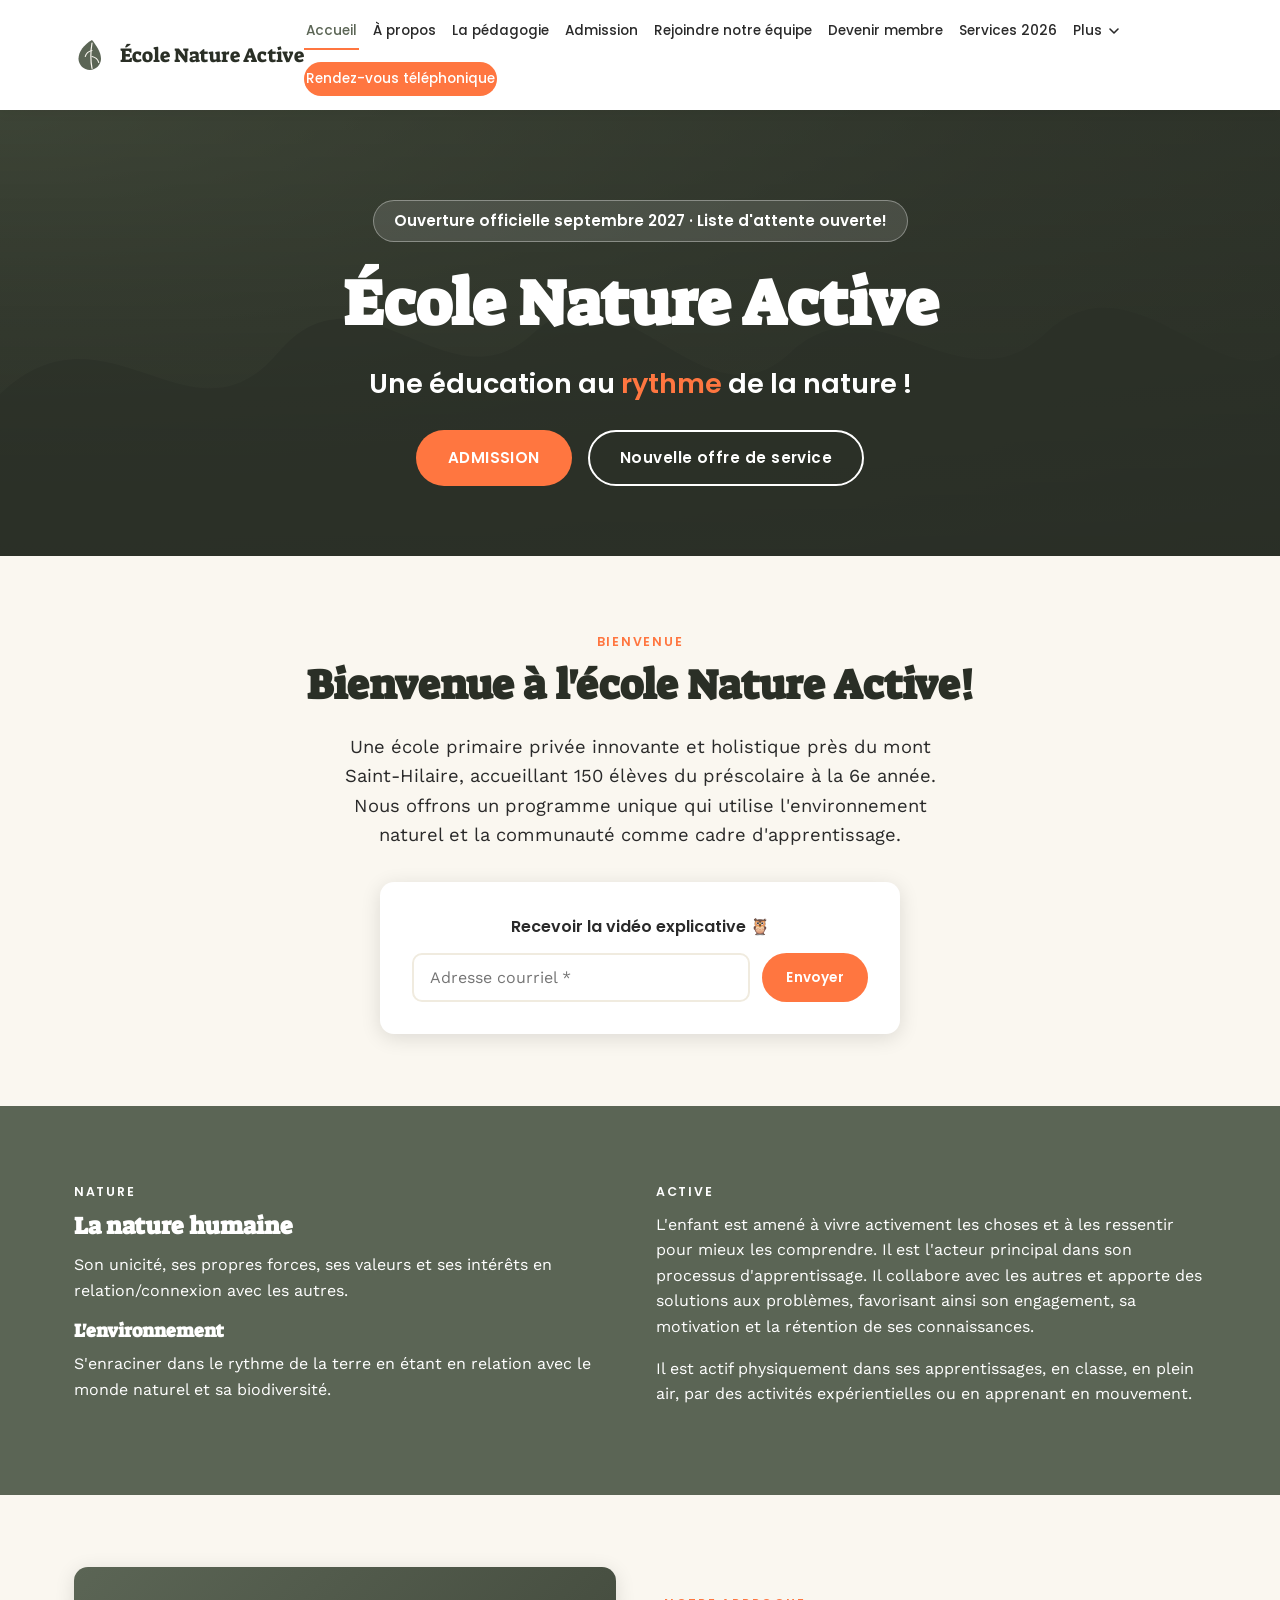
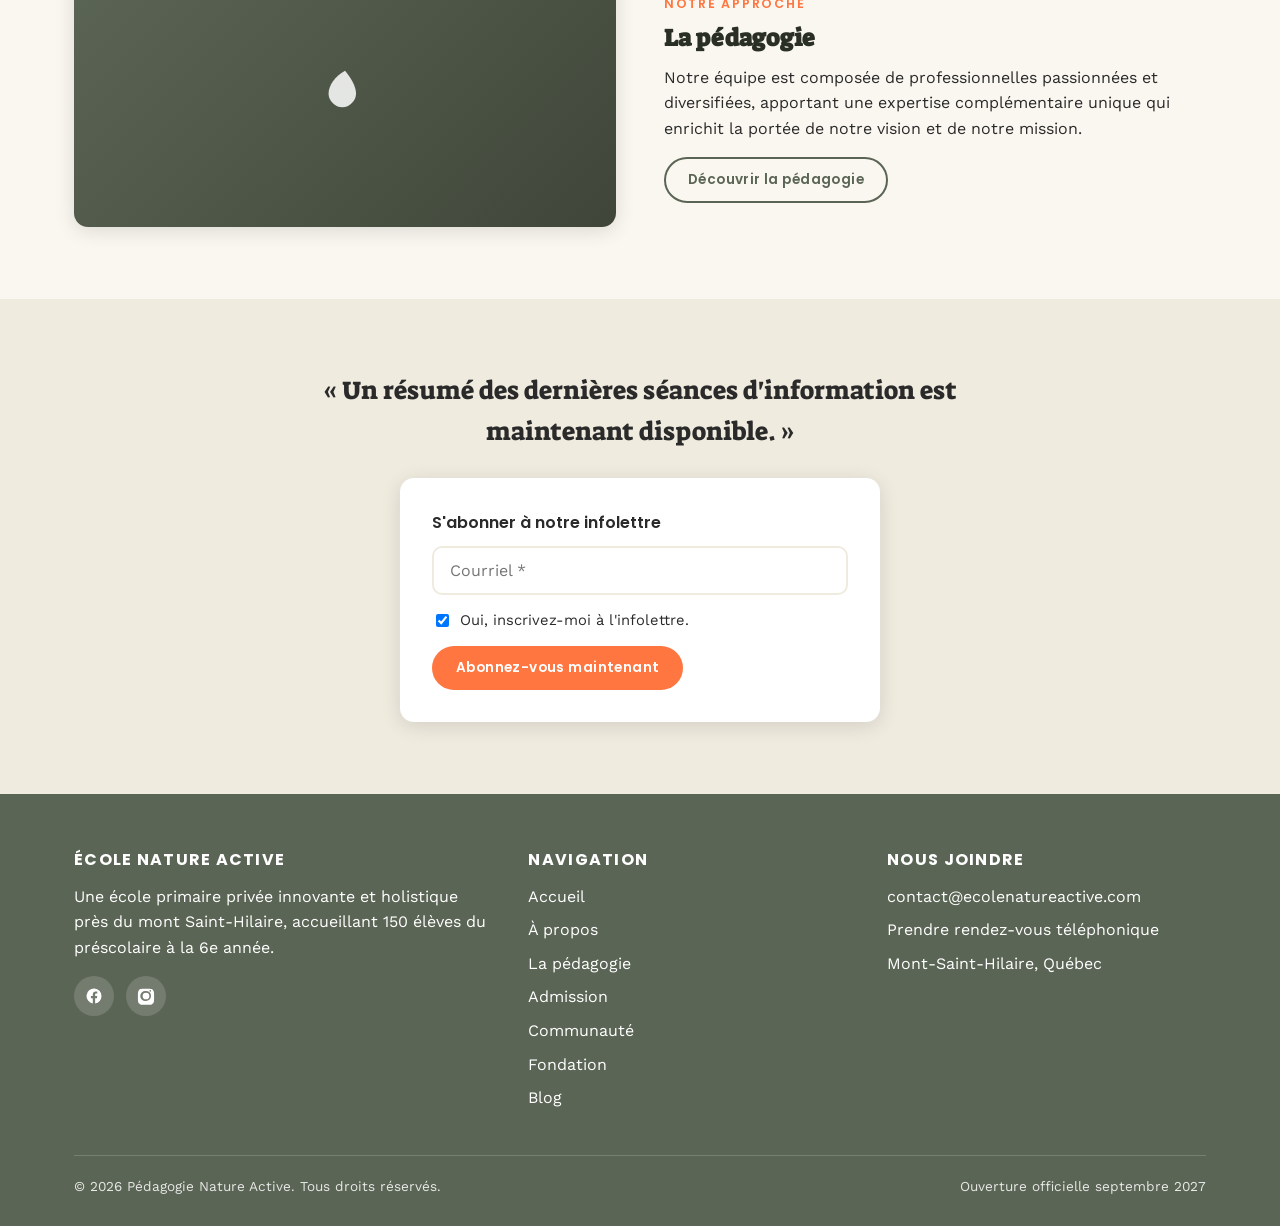
<file: index.html>
<!DOCTYPE html>
<html lang="fr">
<head>
<meta charset="UTF-8">
<meta name="viewport" content="width=device-width, initial-scale=1.0">
<title>École Nature Active — Une éducation au rythme de la nature</title>
<meta name="description" content="École primaire privée innovante près du mont Saint-Hilaire, accueillant 150 élèves du préscolaire à la 6e année. Ouverture officielle septembre 2027.">
<link rel="icon" type="image/svg+xml" href="assets/favicon.svg">
<link rel="preconnect" href="https://fonts.googleapis.com">
<link rel="preconnect" href="https://fonts.gstatic.com" crossorigin>
<link href="https://fonts.googleapis.com/css2?family=Suez+One&family=Poppins:wght@500;600;700&family=Work+Sans:wght@400;500;600&display=swap" rel="stylesheet">
<link rel="stylesheet" href="css/style.css">
</head>
<body>
  <header class="site-header">
    <nav class="nav">
      <a href="index.html" class="brand"><svg viewBox="0 0 48 48" fill="none" xmlns="http://www.w3.org/2000/svg">
<path d="M24 4C13 10 6 20 6 29c0 8 7 15 15 15s15-7 15-15c0-9-7-19-12-25z" fill="#5b6555"/>
<path d="M24 8c-2 12-2 24 0 34" stroke="#faf7f0" stroke-width="1.6" stroke-linecap="round"/>
<path d="M24 18c-4 1-8 4-9 8M24 26c4 1 8 4 9 8" stroke="#faf7f0" stroke-width="1.4" stroke-linecap="round"/>
</svg>
        École Nature Active</a>
      <button class="nav-toggle" aria-label="Ouvrir le menu" aria-expanded="false">
        <span></span><span></span><span></span>
      </button>
      <div class="nav-links">
        <a href="index.html" class="active">Accueil</a>
        <a href="a-propos.html">À propos</a>
        <a href="pedagogie.html">La pédagogie</a>
        <a href="admission.html">Admission</a>
        <a href="equipe.html">Rejoindre notre équipe</a>
        <a href="devenir-membre.html">Devenir membre</a>
        <a href="services.html">Services 2026</a>
        <div class="nav-more">
          <button class="nav-more-toggle" aria-expanded="false" aria-haspopup="true">Plus <svg class="chevron" viewBox="0 0 12 12" fill="none" xmlns="http://www.w3.org/2000/svg"><path d="M2 4l4 4 4-4" stroke="currentColor" stroke-width="1.6" stroke-linecap="round" stroke-linejoin="round"/></svg></button>
          <div class="nav-more-menu">
          <a href="halte-scolaire.html">Halte scolaire Nature Active</a>
          <a href="journees-pedagogiques.html">Journées pédagogiques</a>
          <a href="communaute.html">Communauté</a>
          <a href="fondation.html">Fondation</a>
          <a href="blog.html">Blog</a>
          <a href="communaute.html#contact-section">Nous joindre</a>
          </div>
        </div>
        <a href="rendez-vous.html" class="nav-cta">Rendez-vous téléphonique</a>
      </div>
    </nav>
  </header>
  <section class="hero">
    <div class="container hero-inner">
      <div class="hero-badge">Ouverture officielle septembre 2027 &middot; Liste d'attente ouverte!</div>
      <h1>École Nature Active</h1>
      <p class="hero-tagline">Une éducation au <em>rythme</em> de la nature !</p>
      <div class="hero-actions">
        <a href="admission.html" class="btn btn--primary">ADMISSION</a>
        <a href="services.html" class="btn btn--outline">Nouvelle offre de service</a>
      </div>
    </div>
  </section>

  <section class="section">
    <div class="container text-center">
      <div class="eyebrow">Bienvenue</div>
      <h2 class="section-title">Bienvenue à l'école Nature Active!</h2>
      <p class="lede lede--center">Une école primaire privée innovante et holistique près du mont Saint-Hilaire, accueillant 150 élèves du préscolaire à la 6e année. Nous offrons un programme unique qui utilise l'environnement naturel et la communauté comme cadre d'apprentissage.</p>
      <div style="max-width:520px;margin:32px auto 0;">
        <div class="form-box">
          <p style="margin-bottom:14px;font-family:var(--font-title);font-weight:600;">Recevoir la vidéo explicative &#129417;</p>
          <form class="form-row" onsubmit="return false;">
            <input type="email" placeholder="Adresse courriel *" required>
            <button type="submit" class="btn btn--primary btn--sm">Envoyer</button>
          </form>
        </div>
      </div>
    </div>
  </section>

  <section class="section section--green">
    <div class="container">
      <div class="grid grid--2">
        <div>
          <div class="eyebrow" style="color:#fff;">NATURE</div>
          <h2>La nature humaine</h2>
          <p>Son unicité, ses propres forces, ses valeurs et ses intérêts en relation/connexion avec les autres.</p>
          <h3>L'environnement</h3>
          <p>S'enraciner dans le rythme de la terre en étant en relation avec le monde naturel et sa biodiversité.</p>
        </div>
        <div>
          <div class="eyebrow" style="color:#fff;">ACTIVE</div>
          <p>L'enfant est amené à vivre activement les choses et à les ressentir pour mieux les comprendre. Il est l'acteur principal dans son processus d'apprentissage. Il collabore avec les autres et apporte des solutions aux problèmes, favorisant ainsi son engagement, sa motivation et la rétention de ses connaissances.</p>
          <p>Il est actif physiquement dans ses apprentissages, en classe, en plein air, par des activités expérientielles ou en apprenant en mouvement.</p>
        </div>
      </div>
    </div>
  </section>

  <section class="section">
    <div class="container feature">
      <div class="feature-media"><svg class="icon-leaf" viewBox="0 0 48 48" fill="none" xmlns="http://www.w3.org/2000/svg">
<path d="M24 4C13 10 6 20 6 29c0 8 7 15 15 15s15-7 15-15c0-9-7-19-12-25z" fill="currentColor"/>
</svg></div>
      <div>
        <div class="eyebrow">Notre approche</div>
        <h2>La pédagogie</h2>
        <p>Notre équipe est composée de professionnelles passionnées et diversifiées, apportant une expertise complémentaire unique qui enrichit la portée de notre vision et de notre mission.</p>
        <a href="pedagogie.html" class="btn btn--outline-dark btn--sm">Découvrir la pédagogie</a>
      </div>
    </div>
  </section>

  <section class="section section--cream-dark">
    <div class="container quote-block">
      <blockquote>&laquo;&nbsp;Un résumé des dernières séances d'information est maintenant disponible.&nbsp;&raquo;</blockquote>
      <div class="form-box" style="max-width:480px;margin:24px auto 0;text-align:left;">
        <p style="font-family:var(--font-title);font-weight:600;margin-bottom:10px;">S'abonner à notre infolettre</p>
        <form onsubmit="return false;">
          <div class="form-row">
            <input type="email" placeholder="Courriel *" required>
          </div>
          <label class="checkbox-row">
            <input type="checkbox" checked>
            Oui, inscrivez-moi à l'infolettre.
          </label>
          <button type="submit" class="btn btn--primary btn--sm">Abonnez-vous maintenant</button>
        </form>
      </div>
    </div>
  </section>
  <footer class="site-footer" id="contact">
    <div class="container">
      <div class="footer-grid">
        <div>
          <h4>École Nature Active</h4>
          <p>Une école primaire privée innovante et holistique près du mont Saint-Hilaire, accueillant 150 élèves du préscolaire à la 6e année.</p>
          <div class="social-row">
            <a class="social-btn" href="https://www.facebook.com/profile.php?id=61562523346913" target="_blank" rel="noopener" aria-label="Facebook"><svg viewBox="0 0 24 24" fill="currentColor"><path d="M22 12a10 10 0 1 0-11.6 9.9v-7H7.9V12h2.5V9.8c0-2.5 1.5-3.9 3.8-3.9 1.1 0 2.2.2 2.2.2v2.5h-1.3c-1.2 0-1.6.8-1.6 1.6V12h2.8l-.4 2.9h-2.4v7A10 10 0 0 0 22 12z"/></svg></a><a class="social-btn" href="https://www.instagram.com/ecole_nature_active/" target="_blank" rel="noopener" aria-label="Instagram"><svg viewBox="0 0 24 24" fill="currentColor"><path d="M12 2.2c3.2 0 3.6 0 4.9.1 1.2.1 2.1.3 2.6.5.6.3 1.1.6 1.6 1.1.5.5.8 1 1.1 1.6.2.5.4 1.4.5 2.6.1 1.3.1 1.7.1 4.9s0 3.6-.1 4.9c-.1 1.2-.3 2.1-.5 2.6-.3.6-.6 1.1-1.1 1.6-.5.5-1 .8-1.6 1.1-.5.2-1.4.4-2.6.5-1.3.1-1.7.1-4.9.1s-3.6 0-4.9-.1c-1.2-.1-2.1-.3-2.6-.5-.6-.3-1.1-.6-1.6-1.1-.5-.5-.8-1-1.1-1.6-.2-.5-.4-1.4-.5-2.6-.1-1.3-.1-1.7-.1-4.9s0-3.6.1-4.9c.1-1.2.3-2.1.5-2.6.3-.6.6-1.1 1.1-1.6.5-.5 1-.8 1.6-1.1.5-.2 1.4-.4 2.6-.5C8.4 2.2 8.8 2.2 12 2.2zm0 3.15A6.65 6.65 0 1 0 12 18.5a6.65 6.65 0 0 0 0-13.3zm0 2.16a4.49 4.49 0 1 1 0 8.98 4.49 4.49 0 0 1 0-8.98zm5.66-3.36a1.08 1.08 0 1 0 0 2.16 1.08 1.08 0 0 0 0-2.16z"/></svg></a>
          </div>
        </div>
        <div>
          <h4>Navigation</h4>
          <ul>
            <li><a href="index.html">Accueil</a></li>
            <li><a href="a-propos.html">À propos</a></li>
            <li><a href="pedagogie.html">La pédagogie</a></li>
            <li><a href="admission.html">Admission</a></li>
            <li><a href="communaute.html">Communauté</a></li>
            <li><a href="fondation.html">Fondation</a></li>
            <li><a href="blog.html">Blog</a></li>
          </ul>
        </div>
        <div>
          <h4>Nous joindre</h4>
          <ul>
            <li><a href="mailto:contact@ecolenatureactive.com">contact@ecolenatureactive.com</a></li>
            <li><a href="rendez-vous.html">Prendre rendez-vous téléphonique</a></li>
            <li>Mont-Saint-Hilaire, Québec</li>
          </ul>
        </div>
      </div>
      <div class="footer-bottom">
        <span>&copy; <span data-year>2026</span> Pédagogie Nature Active. Tous droits réservés.</span>
        <span>Ouverture officielle septembre 2027</span>
      </div>
    </div>
  </footer>
  <script src="js/main.js"></script>
</body>
</html>
</file>
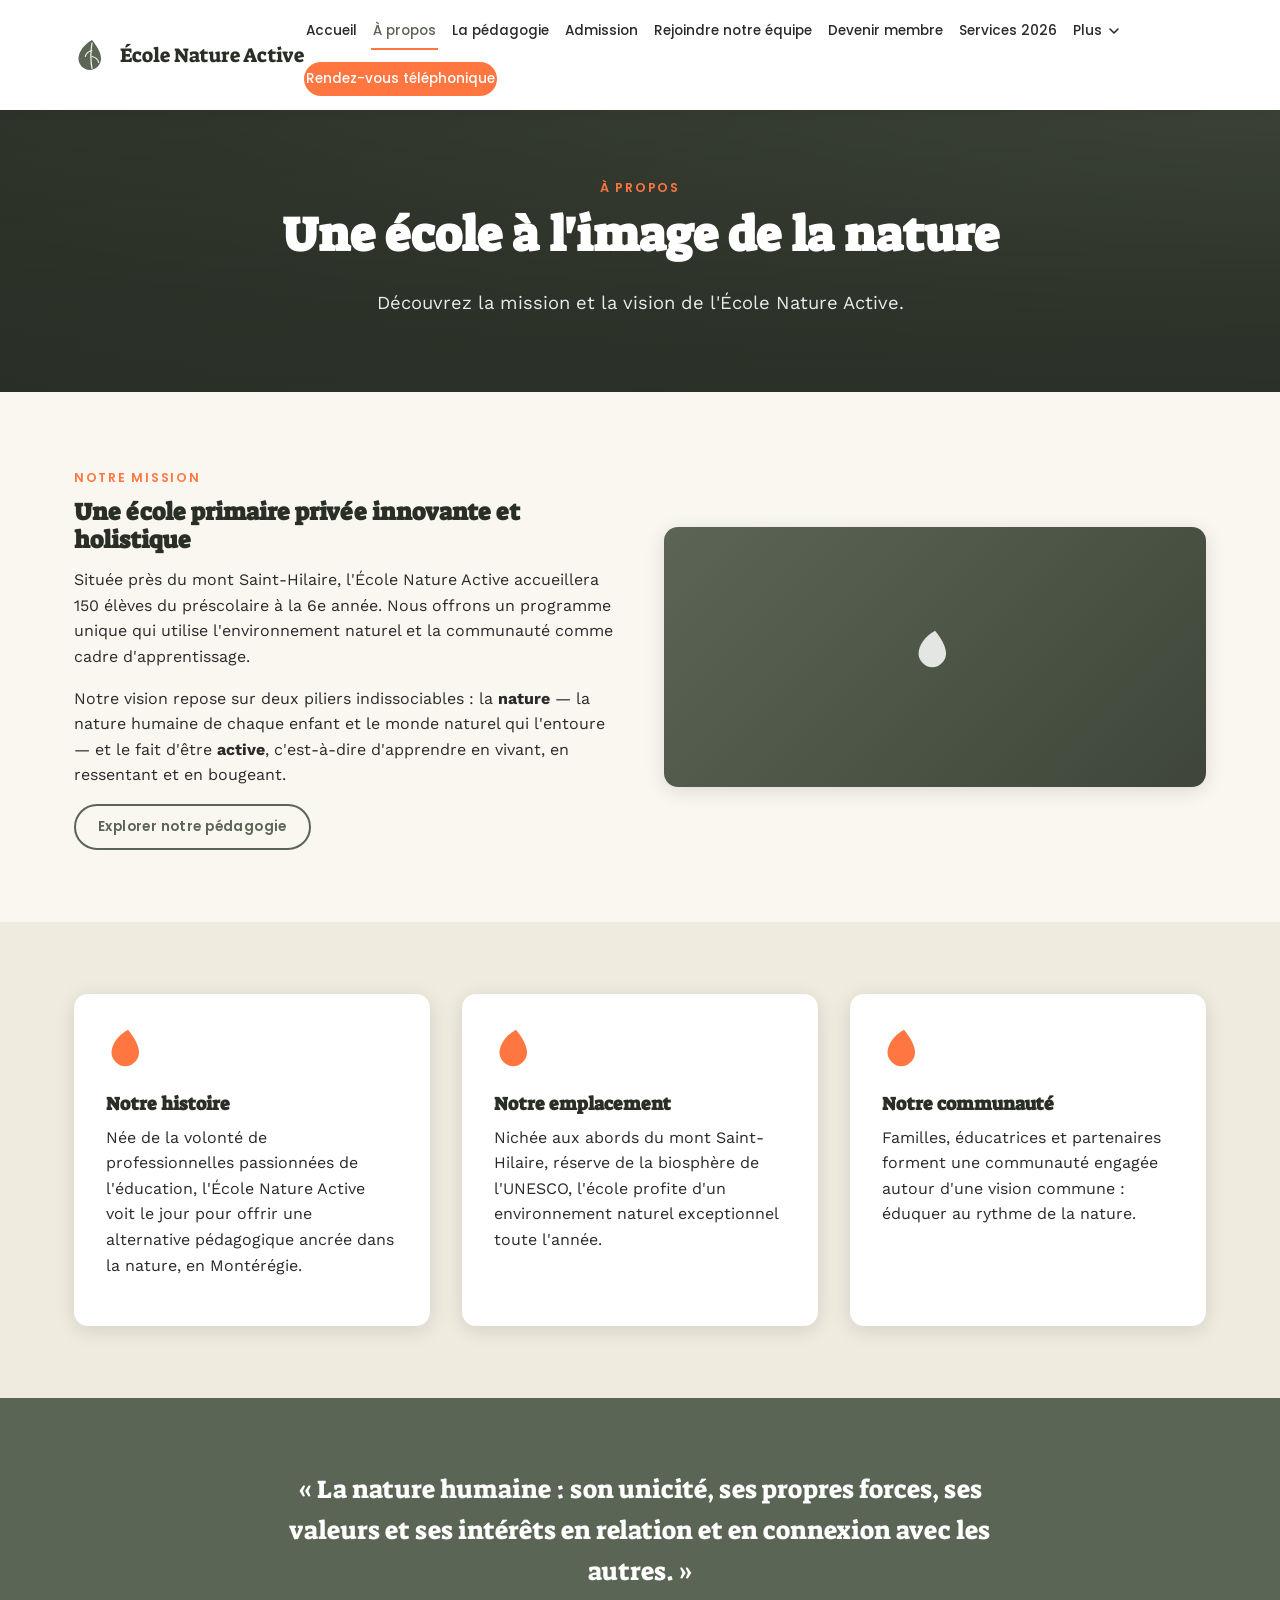
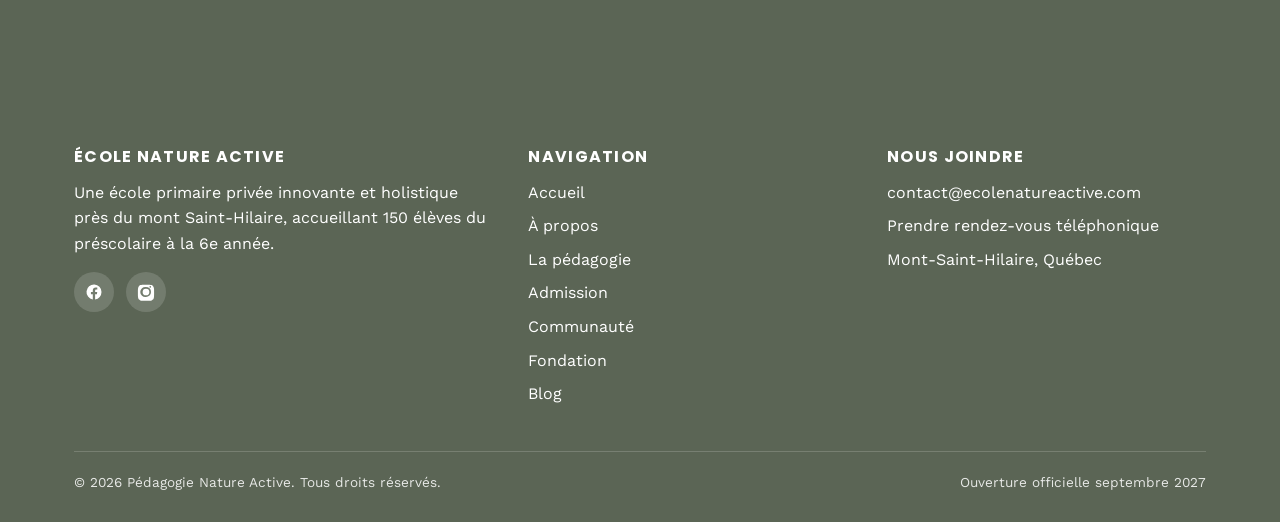
<file: a-propos.html>
<!DOCTYPE html>
<html lang="fr">
<head>
<meta charset="UTF-8">
<meta name="viewport" content="width=device-width, initial-scale=1.0">
<title>À propos — École Nature Active</title>
<meta name="description" content="La mission, l'histoire et la vision de l'École Nature Active, près du mont Saint-Hilaire.">
<link rel="icon" type="image/svg+xml" href="assets/favicon.svg">
<link rel="preconnect" href="https://fonts.googleapis.com">
<link rel="preconnect" href="https://fonts.gstatic.com" crossorigin>
<link href="https://fonts.googleapis.com/css2?family=Suez+One&family=Poppins:wght@500;600;700&family=Work+Sans:wght@400;500;600&display=swap" rel="stylesheet">
<link rel="stylesheet" href="css/style.css">
</head>
<body>
  <header class="site-header">
    <nav class="nav">
      <a href="index.html" class="brand"><svg viewBox="0 0 48 48" fill="none" xmlns="http://www.w3.org/2000/svg">
<path d="M24 4C13 10 6 20 6 29c0 8 7 15 15 15s15-7 15-15c0-9-7-19-12-25z" fill="#5b6555"/>
<path d="M24 8c-2 12-2 24 0 34" stroke="#faf7f0" stroke-width="1.6" stroke-linecap="round"/>
<path d="M24 18c-4 1-8 4-9 8M24 26c4 1 8 4 9 8" stroke="#faf7f0" stroke-width="1.4" stroke-linecap="round"/>
</svg>
        École Nature Active</a>
      <button class="nav-toggle" aria-label="Ouvrir le menu" aria-expanded="false">
        <span></span><span></span><span></span>
      </button>
      <div class="nav-links">
        <a href="index.html">Accueil</a>
        <a href="a-propos.html" class="active">À propos</a>
        <a href="pedagogie.html">La pédagogie</a>
        <a href="admission.html">Admission</a>
        <a href="equipe.html">Rejoindre notre équipe</a>
        <a href="devenir-membre.html">Devenir membre</a>
        <a href="services.html">Services 2026</a>
        <div class="nav-more">
          <button class="nav-more-toggle" aria-expanded="false" aria-haspopup="true">Plus <svg class="chevron" viewBox="0 0 12 12" fill="none" xmlns="http://www.w3.org/2000/svg"><path d="M2 4l4 4 4-4" stroke="currentColor" stroke-width="1.6" stroke-linecap="round" stroke-linejoin="round"/></svg></button>
          <div class="nav-more-menu">
          <a href="halte-scolaire.html">Halte scolaire Nature Active</a>
          <a href="journees-pedagogiques.html">Journées pédagogiques</a>
          <a href="communaute.html">Communauté</a>
          <a href="fondation.html">Fondation</a>
          <a href="blog.html">Blog</a>
          <a href="communaute.html#contact-section">Nous joindre</a>
          </div>
        </div>
        <a href="rendez-vous.html" class="nav-cta">Rendez-vous téléphonique</a>
      </div>
    </nav>
  </header>
  <section class="page-hero">
    <div class="container">
      <div class="eyebrow">À propos</div>
      <h1>Une école à l'image de la nature</h1>
      <p class="lede lede--center" style="margin-left:auto;margin-right:auto;color:rgba(255,255,255,0.9);">Découvrez la mission et la vision de l'École Nature Active.</p>
    </div>
  </section>
  <section class="section">
    <div class="container feature">
      <div>
        <div class="eyebrow">Notre mission</div>
        <h2>Une école primaire privée innovante et holistique</h2>
        <p>Située près du mont Saint-Hilaire, l'École Nature Active accueillera 150 élèves du préscolaire à la 6e année. Nous offrons un programme unique qui utilise l'environnement naturel et la communauté comme cadre d'apprentissage.</p>
        <p>Notre vision repose sur deux piliers indissociables : la <strong>nature</strong> — la nature humaine de chaque enfant et le monde naturel qui l'entoure — et le fait d'être <strong>active</strong>, c'est-à-dire d'apprendre en vivant, en ressentant et en bougeant.</p>
        <a href="pedagogie.html" class="btn btn--outline-dark btn--sm">Explorer notre pédagogie</a>
      </div>
      <div class="feature-media"><svg class="icon-leaf" viewBox="0 0 48 48" fill="none" xmlns="http://www.w3.org/2000/svg">
<path d="M24 4C13 10 6 20 6 29c0 8 7 15 15 15s15-7 15-15c0-9-7-19-12-25z" fill="currentColor"/>
</svg></div>
    </div>
  </section>

  <section class="section section--cream-dark">
    <div class="container grid grid--3">
      <div class="card">
        <svg class="icon-leaf" viewBox="0 0 48 48" fill="none" xmlns="http://www.w3.org/2000/svg">
<path d="M24 4C13 10 6 20 6 29c0 8 7 15 15 15s15-7 15-15c0-9-7-19-12-25z" fill="currentColor"/>
</svg>
        <h3>Notre histoire</h3>
        <p>Née de la volonté de professionnelles passionnées de l'éducation, l'École Nature Active voit le jour pour offrir une alternative pédagogique ancrée dans la nature, en Montérégie.</p>
      </div>
      <div class="card">
        <svg class="icon-leaf" viewBox="0 0 48 48" fill="none" xmlns="http://www.w3.org/2000/svg">
<path d="M24 4C13 10 6 20 6 29c0 8 7 15 15 15s15-7 15-15c0-9-7-19-12-25z" fill="currentColor"/>
</svg>
        <h3>Notre emplacement</h3>
        <p>Nichée aux abords du mont Saint-Hilaire, réserve de la biosphère de l'UNESCO, l'école profite d'un environnement naturel exceptionnel toute l'année.</p>
      </div>
      <div class="card">
        <svg class="icon-leaf" viewBox="0 0 48 48" fill="none" xmlns="http://www.w3.org/2000/svg">
<path d="M24 4C13 10 6 20 6 29c0 8 7 15 15 15s15-7 15-15c0-9-7-19-12-25z" fill="currentColor"/>
</svg>
        <h3>Notre communauté</h3>
        <p>Familles, éducatrices et partenaires forment une communauté engagée autour d'une vision commune : éduquer au rythme de la nature.</p>
      </div>
    </div>
  </section>

  <section class="section section--green">
    <div class="container quote-block">
      <blockquote>&laquo;&nbsp;La nature humaine : son unicité, ses propres forces, ses valeurs et ses intérêts en relation et en connexion avec les autres.&nbsp;&raquo;</blockquote>
    </div>
  </section>
  <footer class="site-footer" id="contact">
    <div class="container">
      <div class="footer-grid">
        <div>
          <h4>École Nature Active</h4>
          <p>Une école primaire privée innovante et holistique près du mont Saint-Hilaire, accueillant 150 élèves du préscolaire à la 6e année.</p>
          <div class="social-row">
            <a class="social-btn" href="https://www.facebook.com/profile.php?id=61562523346913" target="_blank" rel="noopener" aria-label="Facebook"><svg viewBox="0 0 24 24" fill="currentColor"><path d="M22 12a10 10 0 1 0-11.6 9.9v-7H7.9V12h2.5V9.8c0-2.5 1.5-3.9 3.8-3.9 1.1 0 2.2.2 2.2.2v2.5h-1.3c-1.2 0-1.6.8-1.6 1.6V12h2.8l-.4 2.9h-2.4v7A10 10 0 0 0 22 12z"/></svg></a><a class="social-btn" href="https://www.instagram.com/ecole_nature_active/" target="_blank" rel="noopener" aria-label="Instagram"><svg viewBox="0 0 24 24" fill="currentColor"><path d="M12 2.2c3.2 0 3.6 0 4.9.1 1.2.1 2.1.3 2.6.5.6.3 1.1.6 1.6 1.1.5.5.8 1 1.1 1.6.2.5.4 1.4.5 2.6.1 1.3.1 1.7.1 4.9s0 3.6-.1 4.9c-.1 1.2-.3 2.1-.5 2.6-.3.6-.6 1.1-1.1 1.6-.5.5-1 .8-1.6 1.1-.5.2-1.4.4-2.6.5-1.3.1-1.7.1-4.9.1s-3.6 0-4.9-.1c-1.2-.1-2.1-.3-2.6-.5-.6-.3-1.1-.6-1.6-1.1-.5-.5-.8-1-1.1-1.6-.2-.5-.4-1.4-.5-2.6-.1-1.3-.1-1.7-.1-4.9s0-3.6.1-4.9c.1-1.2.3-2.1.5-2.6.3-.6.6-1.1 1.1-1.6.5-.5 1-.8 1.6-1.1.5-.2 1.4-.4 2.6-.5C8.4 2.2 8.8 2.2 12 2.2zm0 3.15A6.65 6.65 0 1 0 12 18.5a6.65 6.65 0 0 0 0-13.3zm0 2.16a4.49 4.49 0 1 1 0 8.98 4.49 4.49 0 0 1 0-8.98zm5.66-3.36a1.08 1.08 0 1 0 0 2.16 1.08 1.08 0 0 0 0-2.16z"/></svg></a>
          </div>
        </div>
        <div>
          <h4>Navigation</h4>
          <ul>
            <li><a href="index.html">Accueil</a></li>
            <li><a href="a-propos.html">À propos</a></li>
            <li><a href="pedagogie.html">La pédagogie</a></li>
            <li><a href="admission.html">Admission</a></li>
            <li><a href="communaute.html">Communauté</a></li>
            <li><a href="fondation.html">Fondation</a></li>
            <li><a href="blog.html">Blog</a></li>
          </ul>
        </div>
        <div>
          <h4>Nous joindre</h4>
          <ul>
            <li><a href="mailto:contact@ecolenatureactive.com">contact@ecolenatureactive.com</a></li>
            <li><a href="rendez-vous.html">Prendre rendez-vous téléphonique</a></li>
            <li>Mont-Saint-Hilaire, Québec</li>
          </ul>
        </div>
      </div>
      <div class="footer-bottom">
        <span>&copy; <span data-year>2026</span> Pédagogie Nature Active. Tous droits réservés.</span>
        <span>Ouverture officielle septembre 2027</span>
      </div>
    </div>
  </footer>
  <script src="js/main.js"></script>
</body>
</html>
</file>
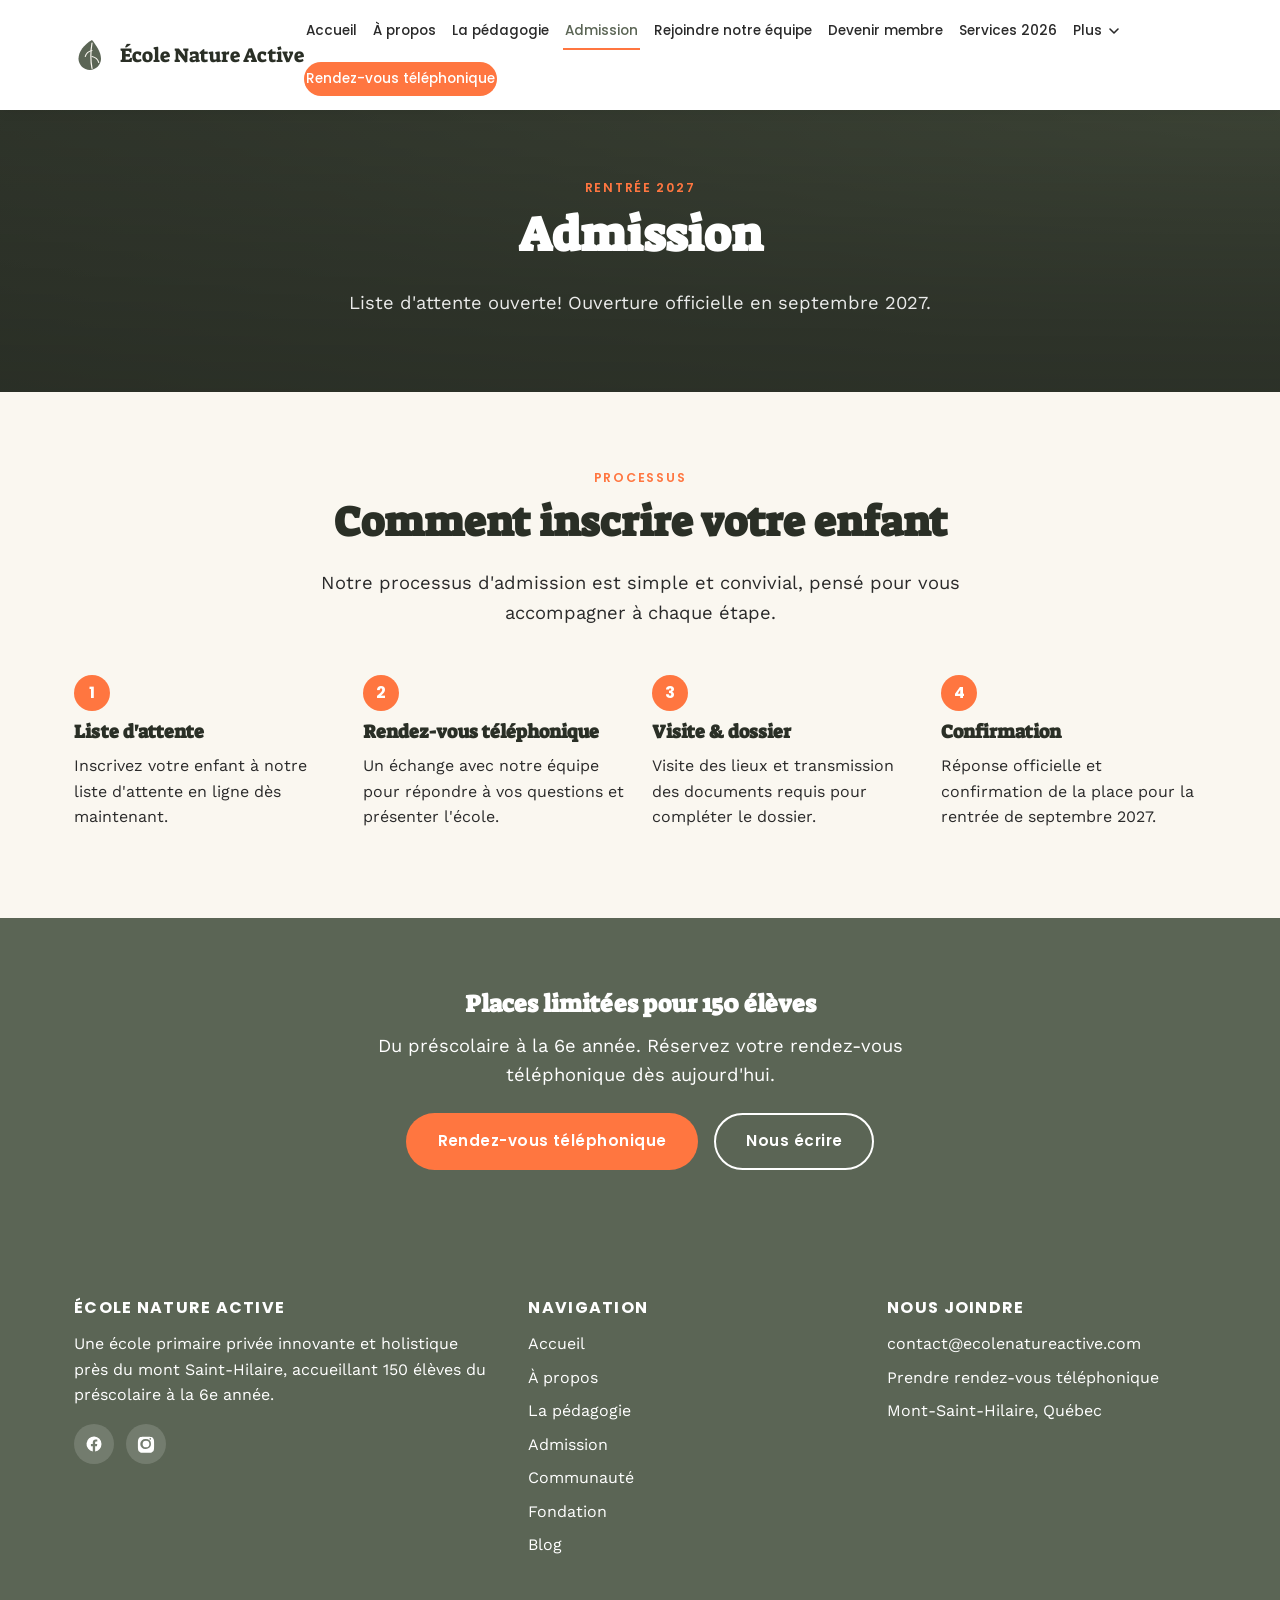
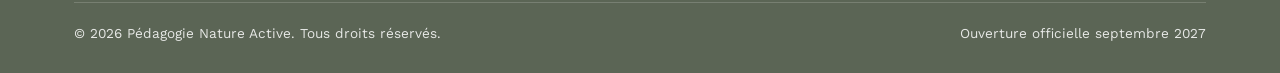
<file: admission.html>
<!DOCTYPE html>
<html lang="fr">
<head>
<meta charset="UTF-8">
<meta name="viewport" content="width=device-width, initial-scale=1.0">
<title>Admission — École Nature Active</title>
<meta name="description" content="Liste d'attente ouverte pour la rentrée de septembre 2027. Découvrez le processus d'admission de l'École Nature Active.">
<link rel="icon" type="image/svg+xml" href="assets/favicon.svg">
<link rel="preconnect" href="https://fonts.googleapis.com">
<link rel="preconnect" href="https://fonts.gstatic.com" crossorigin>
<link href="https://fonts.googleapis.com/css2?family=Suez+One&family=Poppins:wght@500;600;700&family=Work+Sans:wght@400;500;600&display=swap" rel="stylesheet">
<link rel="stylesheet" href="css/style.css">
</head>
<body>
  <header class="site-header">
    <nav class="nav">
      <a href="index.html" class="brand"><svg viewBox="0 0 48 48" fill="none" xmlns="http://www.w3.org/2000/svg">
<path d="M24 4C13 10 6 20 6 29c0 8 7 15 15 15s15-7 15-15c0-9-7-19-12-25z" fill="#5b6555"/>
<path d="M24 8c-2 12-2 24 0 34" stroke="#faf7f0" stroke-width="1.6" stroke-linecap="round"/>
<path d="M24 18c-4 1-8 4-9 8M24 26c4 1 8 4 9 8" stroke="#faf7f0" stroke-width="1.4" stroke-linecap="round"/>
</svg>
        École Nature Active</a>
      <button class="nav-toggle" aria-label="Ouvrir le menu" aria-expanded="false">
        <span></span><span></span><span></span>
      </button>
      <div class="nav-links">
        <a href="index.html">Accueil</a>
        <a href="a-propos.html">À propos</a>
        <a href="pedagogie.html">La pédagogie</a>
        <a href="admission.html" class="active">Admission</a>
        <a href="equipe.html">Rejoindre notre équipe</a>
        <a href="devenir-membre.html">Devenir membre</a>
        <a href="services.html">Services 2026</a>
        <div class="nav-more">
          <button class="nav-more-toggle" aria-expanded="false" aria-haspopup="true">Plus <svg class="chevron" viewBox="0 0 12 12" fill="none" xmlns="http://www.w3.org/2000/svg"><path d="M2 4l4 4 4-4" stroke="currentColor" stroke-width="1.6" stroke-linecap="round" stroke-linejoin="round"/></svg></button>
          <div class="nav-more-menu">
          <a href="halte-scolaire.html">Halte scolaire Nature Active</a>
          <a href="journees-pedagogiques.html">Journées pédagogiques</a>
          <a href="communaute.html">Communauté</a>
          <a href="fondation.html">Fondation</a>
          <a href="blog.html">Blog</a>
          <a href="communaute.html#contact-section">Nous joindre</a>
          </div>
        </div>
        <a href="rendez-vous.html" class="nav-cta">Rendez-vous téléphonique</a>
      </div>
    </nav>
  </header>
  <section class="page-hero">
    <div class="container">
      <div class="eyebrow">Rentrée 2027</div>
      <h1>Admission</h1>
      <p class="lede lede--center" style="margin-left:auto;margin-right:auto;color:rgba(255,255,255,0.9);">Liste d'attente ouverte! Ouverture officielle en septembre 2027.</p>
    </div>
  </section>
  <section class="section">
    <div class="container">
      <div class="text-center" style="max-width:720px;margin:0 auto 48px;">
        <div class="eyebrow">Processus</div>
        <h2 class="section-title">Comment inscrire votre enfant</h2>
        <p class="lede lede--center">Notre processus d'admission est simple et convivial, pensé pour vous accompagner à chaque étape.</p>
      </div>
      <div class="steps">
        <div class="step"><h3>Liste d'attente</h3><p>Inscrivez votre enfant à notre liste d'attente en ligne dès maintenant.</p></div>
        <div class="step"><h3>Rendez-vous téléphonique</h3><p>Un échange avec notre équipe pour répondre à vos questions et présenter l'école.</p></div>
        <div class="step"><h3>Visite &amp; dossier</h3><p>Visite des lieux et transmission des documents requis pour compléter le dossier.</p></div>
        <div class="step"><h3>Confirmation</h3><p>Réponse officielle et confirmation de la place pour la rentrée de septembre 2027.</p></div>
      </div>
    </div>
  </section>

  <section class="section section--green">
    <div class="container text-center">
      <h2>Places limitées pour 150 élèves</h2>
      <p class="lede lede--center" style="margin:0 auto 24px;">Du préscolaire à la 6e année. Réservez votre rendez-vous téléphonique dès aujourd'hui.</p>
      <div class="hero-actions">
        <a href="rendez-vous.html" class="btn btn--primary">Rendez-vous téléphonique</a>
        <a href="mailto:contact@ecolenatureactive.com" class="btn btn--outline">Nous écrire</a>
      </div>
    </div>
  </section>
  <footer class="site-footer" id="contact">
    <div class="container">
      <div class="footer-grid">
        <div>
          <h4>École Nature Active</h4>
          <p>Une école primaire privée innovante et holistique près du mont Saint-Hilaire, accueillant 150 élèves du préscolaire à la 6e année.</p>
          <div class="social-row">
            <a class="social-btn" href="https://www.facebook.com/profile.php?id=61562523346913" target="_blank" rel="noopener" aria-label="Facebook"><svg viewBox="0 0 24 24" fill="currentColor"><path d="M22 12a10 10 0 1 0-11.6 9.9v-7H7.9V12h2.5V9.8c0-2.5 1.5-3.9 3.8-3.9 1.1 0 2.2.2 2.2.2v2.5h-1.3c-1.2 0-1.6.8-1.6 1.6V12h2.8l-.4 2.9h-2.4v7A10 10 0 0 0 22 12z"/></svg></a><a class="social-btn" href="https://www.instagram.com/ecole_nature_active/" target="_blank" rel="noopener" aria-label="Instagram"><svg viewBox="0 0 24 24" fill="currentColor"><path d="M12 2.2c3.2 0 3.6 0 4.9.1 1.2.1 2.1.3 2.6.5.6.3 1.1.6 1.6 1.1.5.5.8 1 1.1 1.6.2.5.4 1.4.5 2.6.1 1.3.1 1.7.1 4.9s0 3.6-.1 4.9c-.1 1.2-.3 2.1-.5 2.6-.3.6-.6 1.1-1.1 1.6-.5.5-1 .8-1.6 1.1-.5.2-1.4.4-2.6.5-1.3.1-1.7.1-4.9.1s-3.6 0-4.9-.1c-1.2-.1-2.1-.3-2.6-.5-.6-.3-1.1-.6-1.6-1.1-.5-.5-.8-1-1.1-1.6-.2-.5-.4-1.4-.5-2.6-.1-1.3-.1-1.7-.1-4.9s0-3.6.1-4.9c.1-1.2.3-2.1.5-2.6.3-.6.6-1.1 1.1-1.6.5-.5 1-.8 1.6-1.1.5-.2 1.4-.4 2.6-.5C8.4 2.2 8.8 2.2 12 2.2zm0 3.15A6.65 6.65 0 1 0 12 18.5a6.65 6.65 0 0 0 0-13.3zm0 2.16a4.49 4.49 0 1 1 0 8.98 4.49 4.49 0 0 1 0-8.98zm5.66-3.36a1.08 1.08 0 1 0 0 2.16 1.08 1.08 0 0 0 0-2.16z"/></svg></a>
          </div>
        </div>
        <div>
          <h4>Navigation</h4>
          <ul>
            <li><a href="index.html">Accueil</a></li>
            <li><a href="a-propos.html">À propos</a></li>
            <li><a href="pedagogie.html">La pédagogie</a></li>
            <li><a href="admission.html">Admission</a></li>
            <li><a href="communaute.html">Communauté</a></li>
            <li><a href="fondation.html">Fondation</a></li>
            <li><a href="blog.html">Blog</a></li>
          </ul>
        </div>
        <div>
          <h4>Nous joindre</h4>
          <ul>
            <li><a href="mailto:contact@ecolenatureactive.com">contact@ecolenatureactive.com</a></li>
            <li><a href="rendez-vous.html">Prendre rendez-vous téléphonique</a></li>
            <li>Mont-Saint-Hilaire, Québec</li>
          </ul>
        </div>
      </div>
      <div class="footer-bottom">
        <span>&copy; <span data-year>2026</span> Pédagogie Nature Active. Tous droits réservés.</span>
        <span>Ouverture officielle septembre 2027</span>
      </div>
    </div>
  </footer>
  <script src="js/main.js"></script>
</body>
</html>
</file>
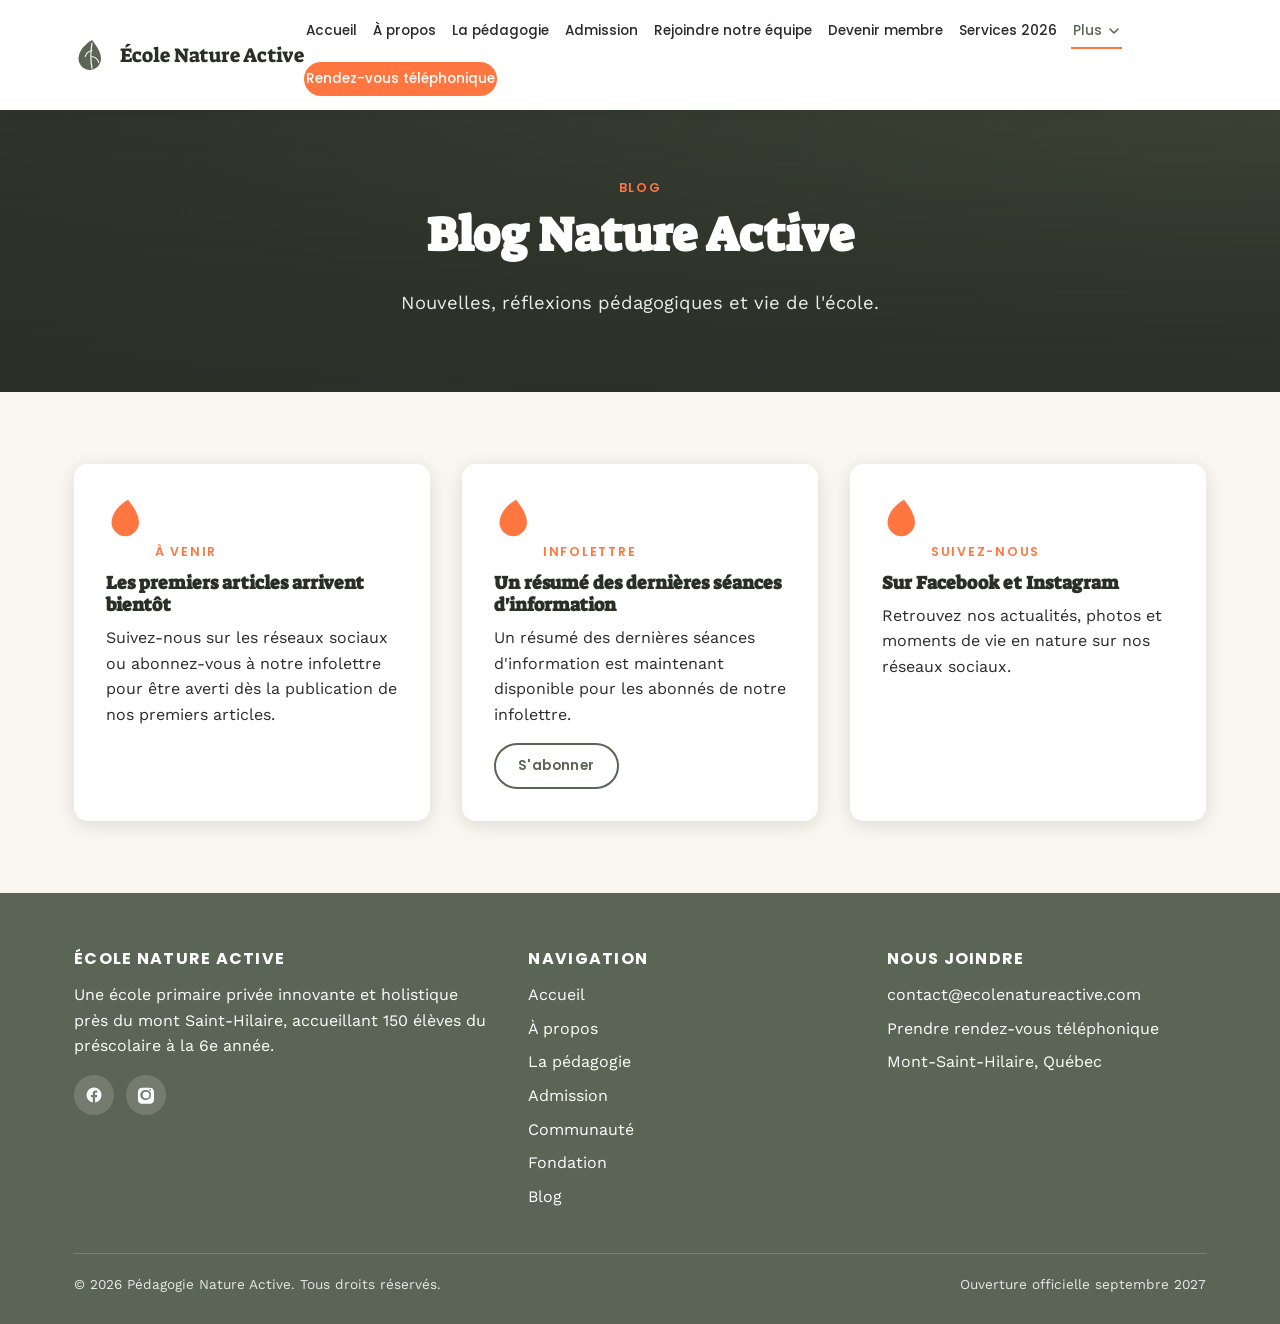
<file: blog.html>
<!DOCTYPE html>
<html lang="fr">
<head>
<meta charset="UTF-8">
<meta name="viewport" content="width=device-width, initial-scale=1.0">
<title>Blog — École Nature Active</title>
<meta name="description" content="Le blog de l'École Nature Active : nouvelles, réflexions pédagogiques et vie de l'école.">
<link rel="icon" type="image/svg+xml" href="assets/favicon.svg">
<link rel="preconnect" href="https://fonts.googleapis.com">
<link rel="preconnect" href="https://fonts.gstatic.com" crossorigin>
<link href="https://fonts.googleapis.com/css2?family=Suez+One&family=Poppins:wght@500;600;700&family=Work+Sans:wght@400;500;600&display=swap" rel="stylesheet">
<link rel="stylesheet" href="css/style.css">
</head>
<body>
  <header class="site-header">
    <nav class="nav">
      <a href="index.html" class="brand"><svg viewBox="0 0 48 48" fill="none" xmlns="http://www.w3.org/2000/svg">
<path d="M24 4C13 10 6 20 6 29c0 8 7 15 15 15s15-7 15-15c0-9-7-19-12-25z" fill="#5b6555"/>
<path d="M24 8c-2 12-2 24 0 34" stroke="#faf7f0" stroke-width="1.6" stroke-linecap="round"/>
<path d="M24 18c-4 1-8 4-9 8M24 26c4 1 8 4 9 8" stroke="#faf7f0" stroke-width="1.4" stroke-linecap="round"/>
</svg>
        École Nature Active</a>
      <button class="nav-toggle" aria-label="Ouvrir le menu" aria-expanded="false">
        <span></span><span></span><span></span>
      </button>
      <div class="nav-links">
        <a href="index.html">Accueil</a>
        <a href="a-propos.html">À propos</a>
        <a href="pedagogie.html">La pédagogie</a>
        <a href="admission.html">Admission</a>
        <a href="equipe.html">Rejoindre notre équipe</a>
        <a href="devenir-membre.html">Devenir membre</a>
        <a href="services.html">Services 2026</a>
        <div class="nav-more">
          <button class="nav-more-toggle active" aria-expanded="false" aria-haspopup="true">Plus <svg class="chevron" viewBox="0 0 12 12" fill="none" xmlns="http://www.w3.org/2000/svg"><path d="M2 4l4 4 4-4" stroke="currentColor" stroke-width="1.6" stroke-linecap="round" stroke-linejoin="round"/></svg></button>
          <div class="nav-more-menu">
          <a href="halte-scolaire.html">Halte scolaire Nature Active</a>
          <a href="journees-pedagogiques.html">Journées pédagogiques</a>
          <a href="communaute.html">Communauté</a>
          <a href="fondation.html">Fondation</a>
          <a href="blog.html" class="active">Blog</a>
          <a href="communaute.html#contact-section">Nous joindre</a>
          </div>
        </div>
        <a href="rendez-vous.html" class="nav-cta">Rendez-vous téléphonique</a>
      </div>
    </nav>
  </header>
  <section class="page-hero">
    <div class="container">
      <div class="eyebrow">Blog</div>
      <h1>Blog Nature Active</h1>
      <p class="lede lede--center" style="margin-left:auto;margin-right:auto;color:rgba(255,255,255,0.9);">Nouvelles, réflexions pédagogiques et vie de l'école.</p>
    </div>
  </section>
  <section class="section">
    <div class="container">
      <div class="grid grid--3">
        <div class="card">
          <svg class="icon-leaf" viewBox="0 0 48 48" fill="none" xmlns="http://www.w3.org/2000/svg">
<path d="M24 4C13 10 6 20 6 29c0 8 7 15 15 15s15-7 15-15c0-9-7-19-12-25z" fill="currentColor"/>
</svg>
          <div class="eyebrow">À venir</div>
          <h3>Les premiers articles arrivent bientôt</h3>
          <p>Suivez-nous sur les réseaux sociaux ou abonnez-vous à notre infolettre pour être averti dès la publication de nos premiers articles.</p>
        </div>
        <div class="card">
          <svg class="icon-leaf" viewBox="0 0 48 48" fill="none" xmlns="http://www.w3.org/2000/svg">
<path d="M24 4C13 10 6 20 6 29c0 8 7 15 15 15s15-7 15-15c0-9-7-19-12-25z" fill="currentColor"/>
</svg>
          <div class="eyebrow">Infolettre</div>
          <h3>Un résumé des dernières séances d'information</h3>
          <p>Un résumé des dernières séances d'information est maintenant disponible pour les abonnés de notre infolettre.</p>
          <a href="communaute.html#contact-section" class="btn btn--outline-dark btn--sm">S'abonner</a>
        </div>
        <div class="card">
          <svg class="icon-leaf" viewBox="0 0 48 48" fill="none" xmlns="http://www.w3.org/2000/svg">
<path d="M24 4C13 10 6 20 6 29c0 8 7 15 15 15s15-7 15-15c0-9-7-19-12-25z" fill="currentColor"/>
</svg>
          <div class="eyebrow">Suivez-nous</div>
          <h3>Sur Facebook et Instagram</h3>
          <p>Retrouvez nos actualités, photos et moments de vie en nature sur nos réseaux sociaux.</p>
        </div>
      </div>
    </div>
  </section>
  <footer class="site-footer" id="contact">
    <div class="container">
      <div class="footer-grid">
        <div>
          <h4>École Nature Active</h4>
          <p>Une école primaire privée innovante et holistique près du mont Saint-Hilaire, accueillant 150 élèves du préscolaire à la 6e année.</p>
          <div class="social-row">
            <a class="social-btn" href="https://www.facebook.com/profile.php?id=61562523346913" target="_blank" rel="noopener" aria-label="Facebook"><svg viewBox="0 0 24 24" fill="currentColor"><path d="M22 12a10 10 0 1 0-11.6 9.9v-7H7.9V12h2.5V9.8c0-2.5 1.5-3.9 3.8-3.9 1.1 0 2.2.2 2.2.2v2.5h-1.3c-1.2 0-1.6.8-1.6 1.6V12h2.8l-.4 2.9h-2.4v7A10 10 0 0 0 22 12z"/></svg></a><a class="social-btn" href="https://www.instagram.com/ecole_nature_active/" target="_blank" rel="noopener" aria-label="Instagram"><svg viewBox="0 0 24 24" fill="currentColor"><path d="M12 2.2c3.2 0 3.6 0 4.9.1 1.2.1 2.1.3 2.6.5.6.3 1.1.6 1.6 1.1.5.5.8 1 1.1 1.6.2.5.4 1.4.5 2.6.1 1.3.1 1.7.1 4.9s0 3.6-.1 4.9c-.1 1.2-.3 2.1-.5 2.6-.3.6-.6 1.1-1.1 1.6-.5.5-1 .8-1.6 1.1-.5.2-1.4.4-2.6.5-1.3.1-1.7.1-4.9.1s-3.6 0-4.9-.1c-1.2-.1-2.1-.3-2.6-.5-.6-.3-1.1-.6-1.6-1.1-.5-.5-.8-1-1.1-1.6-.2-.5-.4-1.4-.5-2.6-.1-1.3-.1-1.7-.1-4.9s0-3.6.1-4.9c.1-1.2.3-2.1.5-2.6.3-.6.6-1.1 1.1-1.6.5-.5 1-.8 1.6-1.1.5-.2 1.4-.4 2.6-.5C8.4 2.2 8.8 2.2 12 2.2zm0 3.15A6.65 6.65 0 1 0 12 18.5a6.65 6.65 0 0 0 0-13.3zm0 2.16a4.49 4.49 0 1 1 0 8.98 4.49 4.49 0 0 1 0-8.98zm5.66-3.36a1.08 1.08 0 1 0 0 2.16 1.08 1.08 0 0 0 0-2.16z"/></svg></a>
          </div>
        </div>
        <div>
          <h4>Navigation</h4>
          <ul>
            <li><a href="index.html">Accueil</a></li>
            <li><a href="a-propos.html">À propos</a></li>
            <li><a href="pedagogie.html">La pédagogie</a></li>
            <li><a href="admission.html">Admission</a></li>
            <li><a href="communaute.html">Communauté</a></li>
            <li><a href="fondation.html">Fondation</a></li>
            <li><a href="blog.html">Blog</a></li>
          </ul>
        </div>
        <div>
          <h4>Nous joindre</h4>
          <ul>
            <li><a href="mailto:contact@ecolenatureactive.com">contact@ecolenatureactive.com</a></li>
            <li><a href="rendez-vous.html">Prendre rendez-vous téléphonique</a></li>
            <li>Mont-Saint-Hilaire, Québec</li>
          </ul>
        </div>
      </div>
      <div class="footer-bottom">
        <span>&copy; <span data-year>2026</span> Pédagogie Nature Active. Tous droits réservés.</span>
        <span>Ouverture officielle septembre 2027</span>
      </div>
    </div>
  </footer>
  <script src="js/main.js"></script>
</body>
</html>
</file>
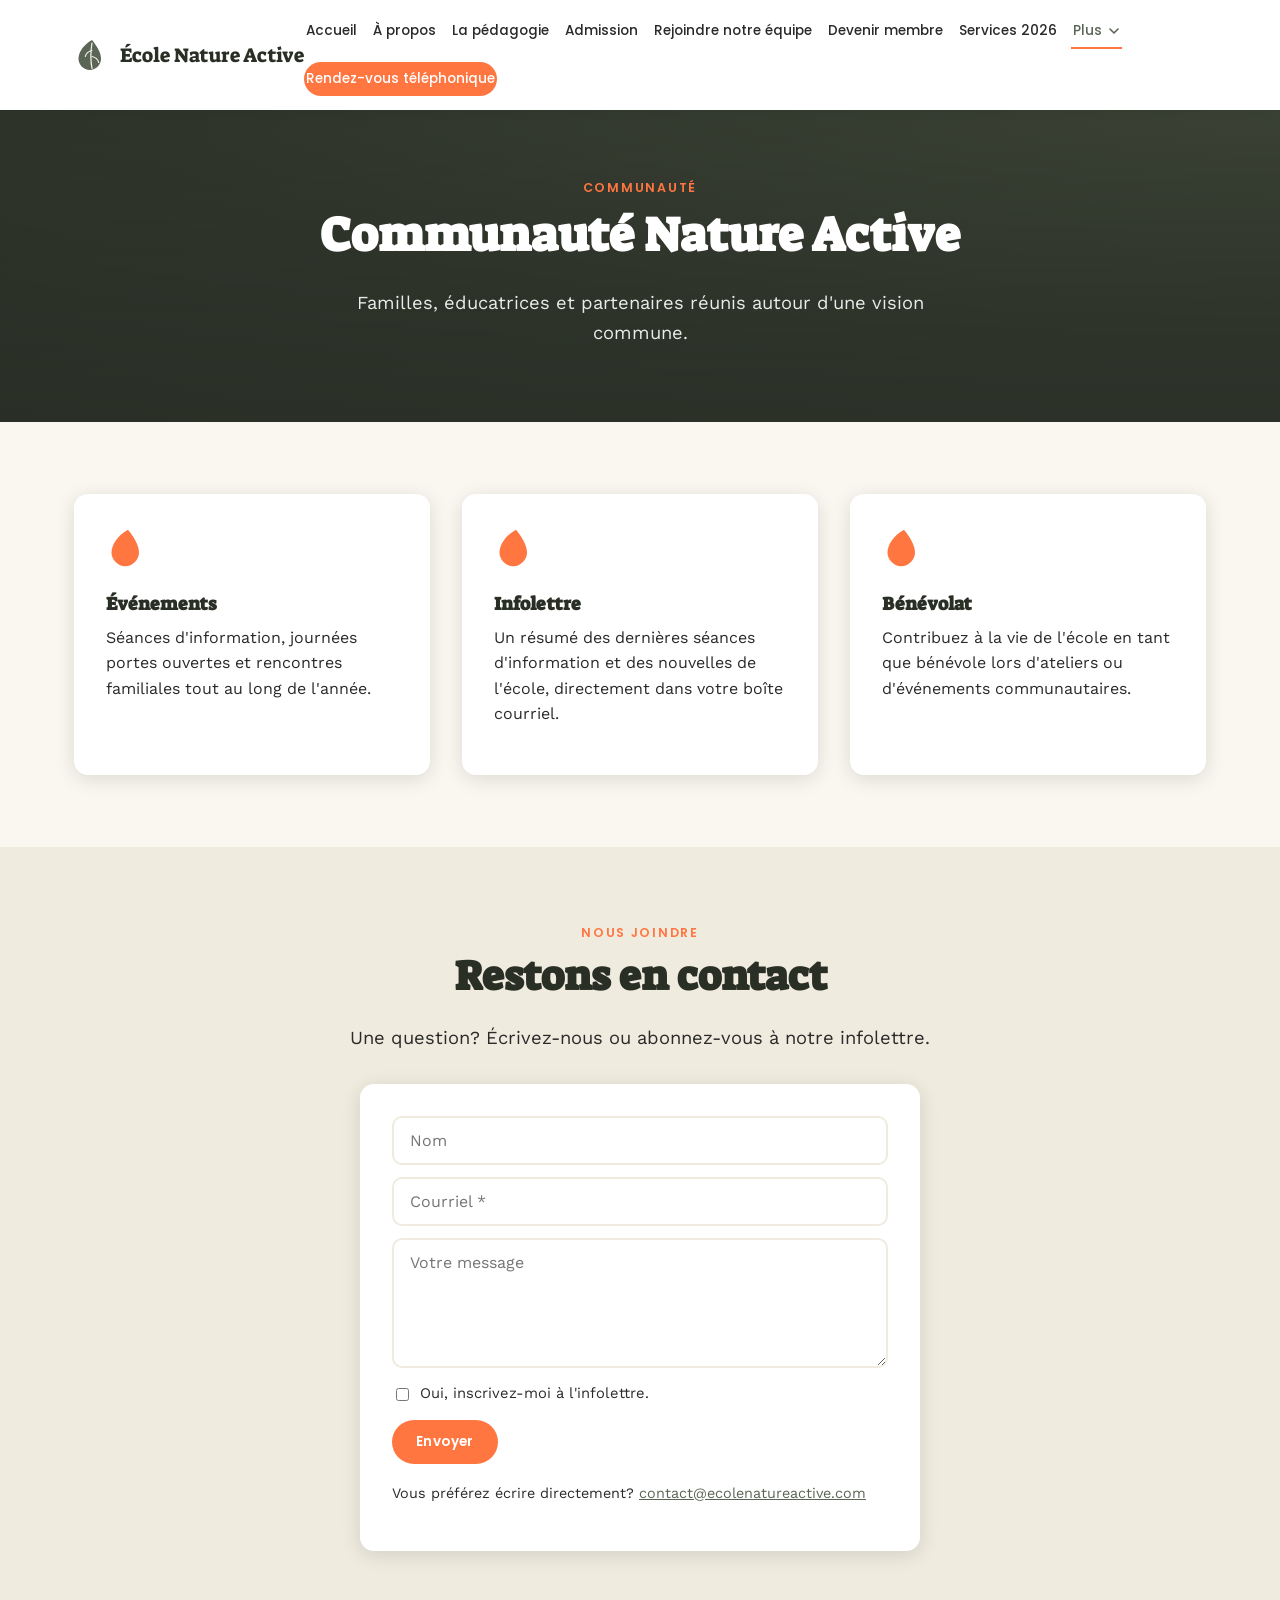
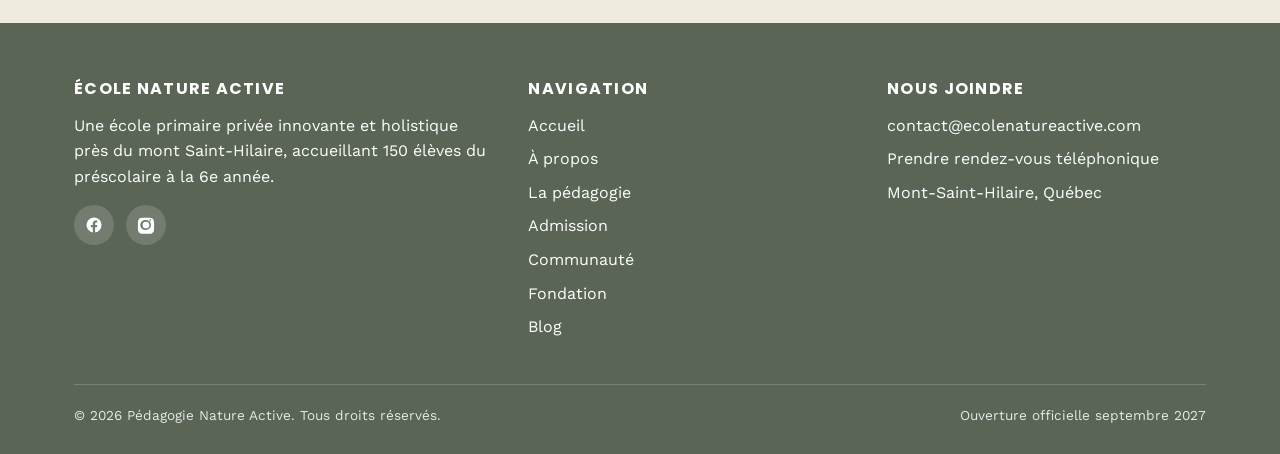
<file: communaute.html>
<!DOCTYPE html>
<html lang="fr">
<head>
<meta charset="UTF-8">
<meta name="viewport" content="width=device-width, initial-scale=1.0">
<title>Communauté — École Nature Active</title>
<meta name="description" content="La communauté de l'École Nature Active : événements, infolettre, bénévolat et coordonnées pour nous joindre.">
<link rel="icon" type="image/svg+xml" href="assets/favicon.svg">
<link rel="preconnect" href="https://fonts.googleapis.com">
<link rel="preconnect" href="https://fonts.gstatic.com" crossorigin>
<link href="https://fonts.googleapis.com/css2?family=Suez+One&family=Poppins:wght@500;600;700&family=Work+Sans:wght@400;500;600&display=swap" rel="stylesheet">
<link rel="stylesheet" href="css/style.css">
</head>
<body>
  <header class="site-header">
    <nav class="nav">
      <a href="index.html" class="brand"><svg viewBox="0 0 48 48" fill="none" xmlns="http://www.w3.org/2000/svg">
<path d="M24 4C13 10 6 20 6 29c0 8 7 15 15 15s15-7 15-15c0-9-7-19-12-25z" fill="#5b6555"/>
<path d="M24 8c-2 12-2 24 0 34" stroke="#faf7f0" stroke-width="1.6" stroke-linecap="round"/>
<path d="M24 18c-4 1-8 4-9 8M24 26c4 1 8 4 9 8" stroke="#faf7f0" stroke-width="1.4" stroke-linecap="round"/>
</svg>
        École Nature Active</a>
      <button class="nav-toggle" aria-label="Ouvrir le menu" aria-expanded="false">
        <span></span><span></span><span></span>
      </button>
      <div class="nav-links">
        <a href="index.html">Accueil</a>
        <a href="a-propos.html">À propos</a>
        <a href="pedagogie.html">La pédagogie</a>
        <a href="admission.html">Admission</a>
        <a href="equipe.html">Rejoindre notre équipe</a>
        <a href="devenir-membre.html">Devenir membre</a>
        <a href="services.html">Services 2026</a>
        <div class="nav-more">
          <button class="nav-more-toggle active" aria-expanded="false" aria-haspopup="true">Plus <svg class="chevron" viewBox="0 0 12 12" fill="none" xmlns="http://www.w3.org/2000/svg"><path d="M2 4l4 4 4-4" stroke="currentColor" stroke-width="1.6" stroke-linecap="round" stroke-linejoin="round"/></svg></button>
          <div class="nav-more-menu">
          <a href="halte-scolaire.html">Halte scolaire Nature Active</a>
          <a href="journees-pedagogiques.html">Journées pédagogiques</a>
          <a href="communaute.html" class="active">Communauté</a>
          <a href="fondation.html">Fondation</a>
          <a href="blog.html">Blog</a>
          <a href="communaute.html#contact-section">Nous joindre</a>
          </div>
        </div>
        <a href="rendez-vous.html" class="nav-cta">Rendez-vous téléphonique</a>
      </div>
    </nav>
  </header>
  <section class="page-hero">
    <div class="container">
      <div class="eyebrow">Communauté</div>
      <h1>Communauté Nature Active</h1>
      <p class="lede lede--center" style="margin-left:auto;margin-right:auto;color:rgba(255,255,255,0.9);">Familles, éducatrices et partenaires réunis autour d'une vision commune.</p>
    </div>
  </section>
  <section class="section">
    <div class="container grid grid--3">
      <div class="card"><svg class="icon-leaf" viewBox="0 0 48 48" fill="none" xmlns="http://www.w3.org/2000/svg">
<path d="M24 4C13 10 6 20 6 29c0 8 7 15 15 15s15-7 15-15c0-9-7-19-12-25z" fill="currentColor"/>
</svg><h3>Événements</h3><p>Séances d'information, journées portes ouvertes et rencontres familiales tout au long de l'année.</p></div>
      <div class="card"><svg class="icon-leaf" viewBox="0 0 48 48" fill="none" xmlns="http://www.w3.org/2000/svg">
<path d="M24 4C13 10 6 20 6 29c0 8 7 15 15 15s15-7 15-15c0-9-7-19-12-25z" fill="currentColor"/>
</svg><h3>Infolettre</h3><p>Un résumé des dernières séances d'information et des nouvelles de l'école, directement dans votre boîte courriel.</p></div>
      <div class="card"><svg class="icon-leaf" viewBox="0 0 48 48" fill="none" xmlns="http://www.w3.org/2000/svg">
<path d="M24 4C13 10 6 20 6 29c0 8 7 15 15 15s15-7 15-15c0-9-7-19-12-25z" fill="currentColor"/>
</svg><h3>Bénévolat</h3><p>Contribuez à la vie de l'école en tant que bénévole lors d'ateliers ou d'événements communautaires.</p></div>
    </div>
  </section>

  <section class="section section--cream-dark" id="contact-section">
    <div class="container">
      <div class="text-center" style="max-width:640px;margin:0 auto 32px;">
        <div class="eyebrow">Nous joindre</div>
        <h2 class="section-title">Restons en contact</h2>
        <p class="lede lede--center">Une question? Écrivez-nous ou abonnez-vous à notre infolettre.</p>
      </div>
      <div class="form-box" style="max-width:560px;margin:0 auto;">
        <form onsubmit="return false;">
          <div class="form-row">
            <input type="text" placeholder="Nom">
            <input type="email" placeholder="Courriel *" required>
          </div>
          <div class="form-row" style="margin-top:12px;">
            <textarea placeholder="Votre message"></textarea>
          </div>
          <label class="checkbox-row">
            <input type="checkbox">
            Oui, inscrivez-moi à l'infolettre.
          </label>
          <button type="submit" class="btn btn--primary btn--sm">Envoyer</button>
        </form>
        <p style="margin-top:18px;font-size:0.9rem;">Vous préférez écrire directement? <a href="mailto:contact@ecolenatureactive.com" style="color:var(--green);text-decoration:underline;">contact@ecolenatureactive.com</a></p>
      </div>
    </div>
  </section>
  <footer class="site-footer" id="contact">
    <div class="container">
      <div class="footer-grid">
        <div>
          <h4>École Nature Active</h4>
          <p>Une école primaire privée innovante et holistique près du mont Saint-Hilaire, accueillant 150 élèves du préscolaire à la 6e année.</p>
          <div class="social-row">
            <a class="social-btn" href="https://www.facebook.com/profile.php?id=61562523346913" target="_blank" rel="noopener" aria-label="Facebook"><svg viewBox="0 0 24 24" fill="currentColor"><path d="M22 12a10 10 0 1 0-11.6 9.9v-7H7.9V12h2.5V9.8c0-2.5 1.5-3.9 3.8-3.9 1.1 0 2.2.2 2.2.2v2.5h-1.3c-1.2 0-1.6.8-1.6 1.6V12h2.8l-.4 2.9h-2.4v7A10 10 0 0 0 22 12z"/></svg></a><a class="social-btn" href="https://www.instagram.com/ecole_nature_active/" target="_blank" rel="noopener" aria-label="Instagram"><svg viewBox="0 0 24 24" fill="currentColor"><path d="M12 2.2c3.2 0 3.6 0 4.9.1 1.2.1 2.1.3 2.6.5.6.3 1.1.6 1.6 1.1.5.5.8 1 1.1 1.6.2.5.4 1.4.5 2.6.1 1.3.1 1.7.1 4.9s0 3.6-.1 4.9c-.1 1.2-.3 2.1-.5 2.6-.3.6-.6 1.1-1.1 1.6-.5.5-1 .8-1.6 1.1-.5.2-1.4.4-2.6.5-1.3.1-1.7.1-4.9.1s-3.6 0-4.9-.1c-1.2-.1-2.1-.3-2.6-.5-.6-.3-1.1-.6-1.6-1.1-.5-.5-.8-1-1.1-1.6-.2-.5-.4-1.4-.5-2.6-.1-1.3-.1-1.7-.1-4.9s0-3.6.1-4.9c.1-1.2.3-2.1.5-2.6.3-.6.6-1.1 1.1-1.6.5-.5 1-.8 1.6-1.1.5-.2 1.4-.4 2.6-.5C8.4 2.2 8.8 2.2 12 2.2zm0 3.15A6.65 6.65 0 1 0 12 18.5a6.65 6.65 0 0 0 0-13.3zm0 2.16a4.49 4.49 0 1 1 0 8.98 4.49 4.49 0 0 1 0-8.98zm5.66-3.36a1.08 1.08 0 1 0 0 2.16 1.08 1.08 0 0 0 0-2.16z"/></svg></a>
          </div>
        </div>
        <div>
          <h4>Navigation</h4>
          <ul>
            <li><a href="index.html">Accueil</a></li>
            <li><a href="a-propos.html">À propos</a></li>
            <li><a href="pedagogie.html">La pédagogie</a></li>
            <li><a href="admission.html">Admission</a></li>
            <li><a href="communaute.html">Communauté</a></li>
            <li><a href="fondation.html">Fondation</a></li>
            <li><a href="blog.html">Blog</a></li>
          </ul>
        </div>
        <div>
          <h4>Nous joindre</h4>
          <ul>
            <li><a href="mailto:contact@ecolenatureactive.com">contact@ecolenatureactive.com</a></li>
            <li><a href="rendez-vous.html">Prendre rendez-vous téléphonique</a></li>
            <li>Mont-Saint-Hilaire, Québec</li>
          </ul>
        </div>
      </div>
      <div class="footer-bottom">
        <span>&copy; <span data-year>2026</span> Pédagogie Nature Active. Tous droits réservés.</span>
        <span>Ouverture officielle septembre 2027</span>
      </div>
    </div>
  </footer>
  <script src="js/main.js"></script>
</body>
</html>
</file>
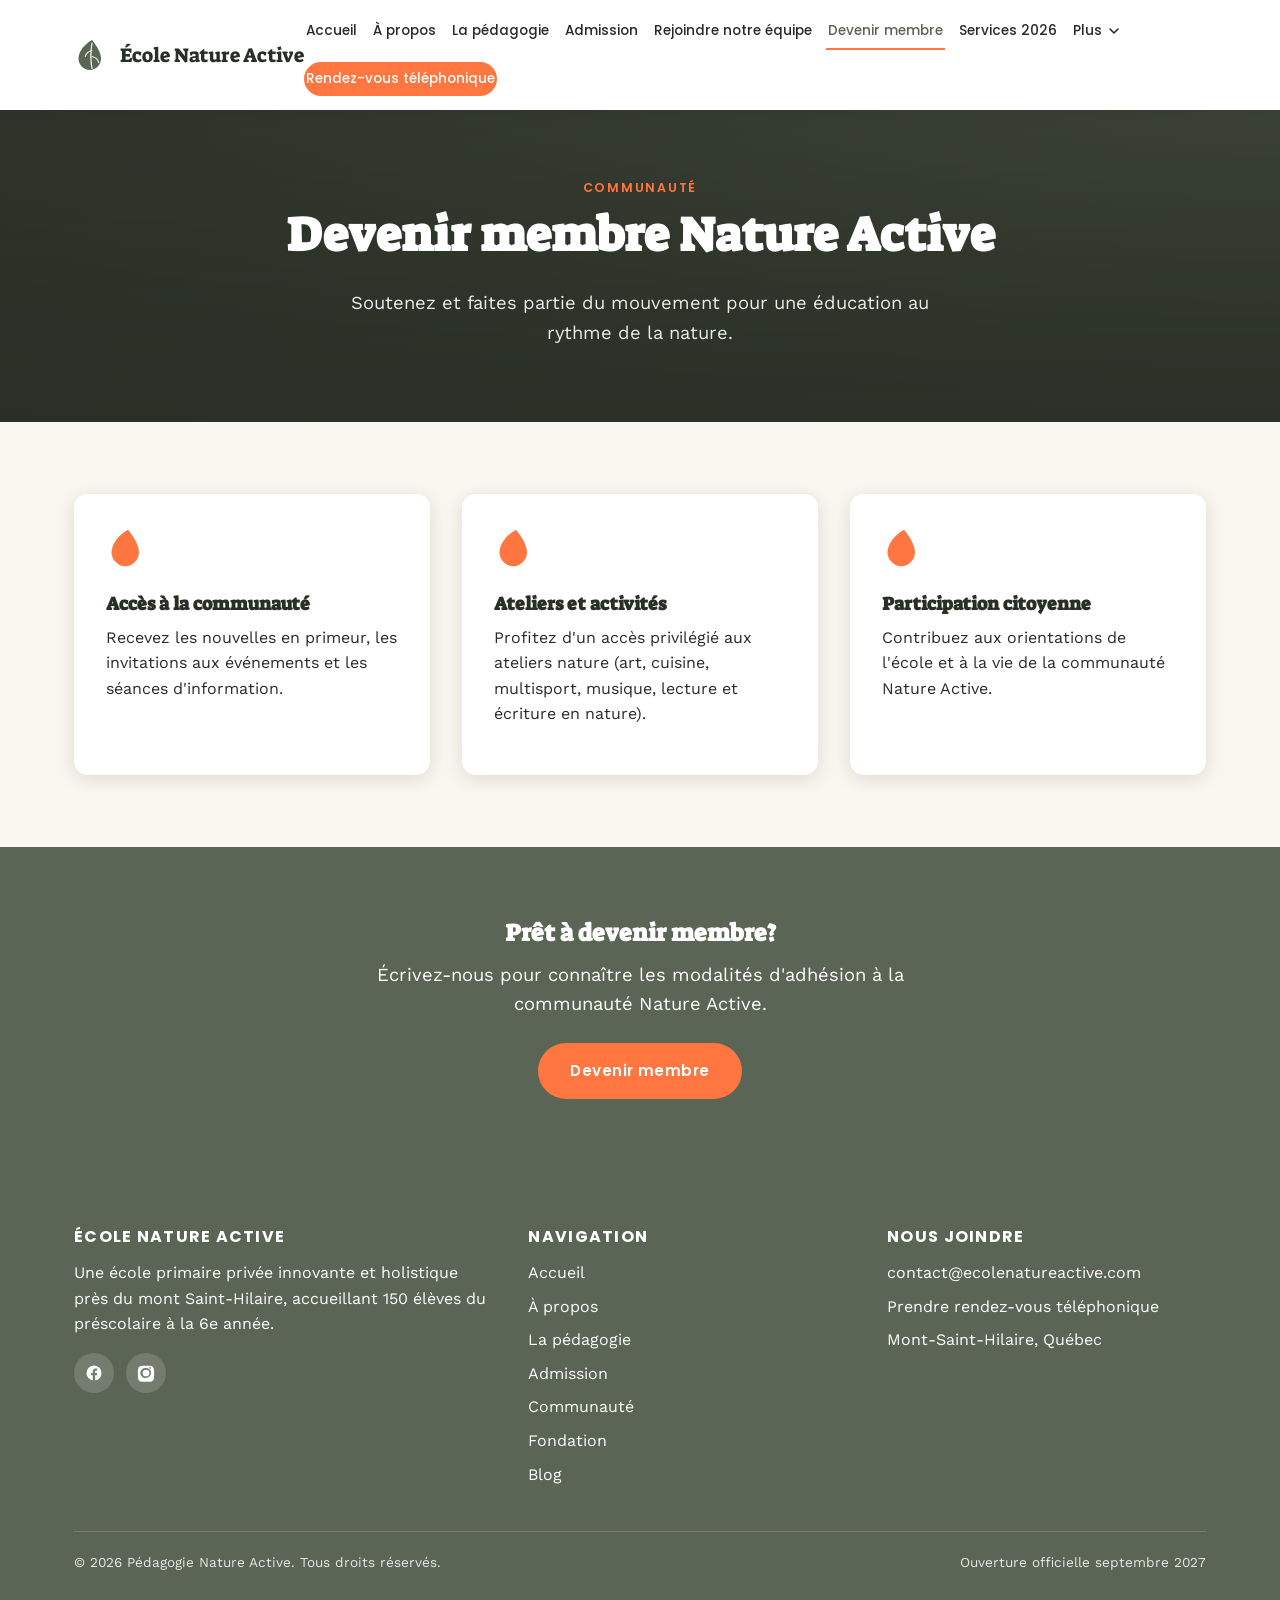
<file: devenir-membre.html>
<!DOCTYPE html>
<html lang="fr">
<head>
<meta charset="UTF-8">
<meta name="viewport" content="width=device-width, initial-scale=1.0">
<title>Devenir membre Nature Active</title>
<meta name="description" content="Devenez membre de la communauté Nature Active : accès aux ateliers, événements et vie communautaire de l'école.">
<link rel="icon" type="image/svg+xml" href="assets/favicon.svg">
<link rel="preconnect" href="https://fonts.googleapis.com">
<link rel="preconnect" href="https://fonts.gstatic.com" crossorigin>
<link href="https://fonts.googleapis.com/css2?family=Suez+One&family=Poppins:wght@500;600;700&family=Work+Sans:wght@400;500;600&display=swap" rel="stylesheet">
<link rel="stylesheet" href="css/style.css">
</head>
<body>
  <header class="site-header">
    <nav class="nav">
      <a href="index.html" class="brand"><svg viewBox="0 0 48 48" fill="none" xmlns="http://www.w3.org/2000/svg">
<path d="M24 4C13 10 6 20 6 29c0 8 7 15 15 15s15-7 15-15c0-9-7-19-12-25z" fill="#5b6555"/>
<path d="M24 8c-2 12-2 24 0 34" stroke="#faf7f0" stroke-width="1.6" stroke-linecap="round"/>
<path d="M24 18c-4 1-8 4-9 8M24 26c4 1 8 4 9 8" stroke="#faf7f0" stroke-width="1.4" stroke-linecap="round"/>
</svg>
        École Nature Active</a>
      <button class="nav-toggle" aria-label="Ouvrir le menu" aria-expanded="false">
        <span></span><span></span><span></span>
      </button>
      <div class="nav-links">
        <a href="index.html">Accueil</a>
        <a href="a-propos.html">À propos</a>
        <a href="pedagogie.html">La pédagogie</a>
        <a href="admission.html">Admission</a>
        <a href="equipe.html">Rejoindre notre équipe</a>
        <a href="devenir-membre.html" class="active">Devenir membre</a>
        <a href="services.html">Services 2026</a>
        <div class="nav-more">
          <button class="nav-more-toggle" aria-expanded="false" aria-haspopup="true">Plus <svg class="chevron" viewBox="0 0 12 12" fill="none" xmlns="http://www.w3.org/2000/svg"><path d="M2 4l4 4 4-4" stroke="currentColor" stroke-width="1.6" stroke-linecap="round" stroke-linejoin="round"/></svg></button>
          <div class="nav-more-menu">
          <a href="halte-scolaire.html">Halte scolaire Nature Active</a>
          <a href="journees-pedagogiques.html">Journées pédagogiques</a>
          <a href="communaute.html">Communauté</a>
          <a href="fondation.html">Fondation</a>
          <a href="blog.html">Blog</a>
          <a href="communaute.html#contact-section">Nous joindre</a>
          </div>
        </div>
        <a href="rendez-vous.html" class="nav-cta">Rendez-vous téléphonique</a>
      </div>
    </nav>
  </header>
  <section class="page-hero">
    <div class="container">
      <div class="eyebrow">Communauté</div>
      <h1>Devenir membre Nature Active</h1>
      <p class="lede lede--center" style="margin-left:auto;margin-right:auto;color:rgba(255,255,255,0.9);">Soutenez et faites partie du mouvement pour une éducation au rythme de la nature.</p>
    </div>
  </section>
  <section class="section">
    <div class="container grid grid--3">
      <div class="card"><svg class="icon-leaf" viewBox="0 0 48 48" fill="none" xmlns="http://www.w3.org/2000/svg">
<path d="M24 4C13 10 6 20 6 29c0 8 7 15 15 15s15-7 15-15c0-9-7-19-12-25z" fill="currentColor"/>
</svg><h3>Accès à la communauté</h3><p>Recevez les nouvelles en primeur, les invitations aux événements et les séances d'information.</p></div>
      <div class="card"><svg class="icon-leaf" viewBox="0 0 48 48" fill="none" xmlns="http://www.w3.org/2000/svg">
<path d="M24 4C13 10 6 20 6 29c0 8 7 15 15 15s15-7 15-15c0-9-7-19-12-25z" fill="currentColor"/>
</svg><h3>Ateliers et activités</h3><p>Profitez d'un accès privilégié aux ateliers nature (art, cuisine, multisport, musique, lecture et écriture en nature).</p></div>
      <div class="card"><svg class="icon-leaf" viewBox="0 0 48 48" fill="none" xmlns="http://www.w3.org/2000/svg">
<path d="M24 4C13 10 6 20 6 29c0 8 7 15 15 15s15-7 15-15c0-9-7-19-12-25z" fill="currentColor"/>
</svg><h3>Participation citoyenne</h3><p>Contribuez aux orientations de l'école et à la vie de la communauté Nature Active.</p></div>
    </div>
  </section>

  <section class="section section--green text-center">
    <div class="container">
      <h2>Prêt à devenir membre?</h2>
      <p class="lede lede--center" style="margin:0 auto 24px;">Écrivez-nous pour connaître les modalités d'adhésion à la communauté Nature Active.</p>
      <a href="mailto:contact@ecolenatureactive.com?subject=Devenir%20membre%20Nature%20Active" class="btn btn--primary">Devenir membre</a>
    </div>
  </section>
  <footer class="site-footer" id="contact">
    <div class="container">
      <div class="footer-grid">
        <div>
          <h4>École Nature Active</h4>
          <p>Une école primaire privée innovante et holistique près du mont Saint-Hilaire, accueillant 150 élèves du préscolaire à la 6e année.</p>
          <div class="social-row">
            <a class="social-btn" href="https://www.facebook.com/profile.php?id=61562523346913" target="_blank" rel="noopener" aria-label="Facebook"><svg viewBox="0 0 24 24" fill="currentColor"><path d="M22 12a10 10 0 1 0-11.6 9.9v-7H7.9V12h2.5V9.8c0-2.5 1.5-3.9 3.8-3.9 1.1 0 2.2.2 2.2.2v2.5h-1.3c-1.2 0-1.6.8-1.6 1.6V12h2.8l-.4 2.9h-2.4v7A10 10 0 0 0 22 12z"/></svg></a><a class="social-btn" href="https://www.instagram.com/ecole_nature_active/" target="_blank" rel="noopener" aria-label="Instagram"><svg viewBox="0 0 24 24" fill="currentColor"><path d="M12 2.2c3.2 0 3.6 0 4.9.1 1.2.1 2.1.3 2.6.5.6.3 1.1.6 1.6 1.1.5.5.8 1 1.1 1.6.2.5.4 1.4.5 2.6.1 1.3.1 1.7.1 4.9s0 3.6-.1 4.9c-.1 1.2-.3 2.1-.5 2.6-.3.6-.6 1.1-1.1 1.6-.5.5-1 .8-1.6 1.1-.5.2-1.4.4-2.6.5-1.3.1-1.7.1-4.9.1s-3.6 0-4.9-.1c-1.2-.1-2.1-.3-2.6-.5-.6-.3-1.1-.6-1.6-1.1-.5-.5-.8-1-1.1-1.6-.2-.5-.4-1.4-.5-2.6-.1-1.3-.1-1.7-.1-4.9s0-3.6.1-4.9c.1-1.2.3-2.1.5-2.6.3-.6.6-1.1 1.1-1.6.5-.5 1-.8 1.6-1.1.5-.2 1.4-.4 2.6-.5C8.4 2.2 8.8 2.2 12 2.2zm0 3.15A6.65 6.65 0 1 0 12 18.5a6.65 6.65 0 0 0 0-13.3zm0 2.16a4.49 4.49 0 1 1 0 8.98 4.49 4.49 0 0 1 0-8.98zm5.66-3.36a1.08 1.08 0 1 0 0 2.16 1.08 1.08 0 0 0 0-2.16z"/></svg></a>
          </div>
        </div>
        <div>
          <h4>Navigation</h4>
          <ul>
            <li><a href="index.html">Accueil</a></li>
            <li><a href="a-propos.html">À propos</a></li>
            <li><a href="pedagogie.html">La pédagogie</a></li>
            <li><a href="admission.html">Admission</a></li>
            <li><a href="communaute.html">Communauté</a></li>
            <li><a href="fondation.html">Fondation</a></li>
            <li><a href="blog.html">Blog</a></li>
          </ul>
        </div>
        <div>
          <h4>Nous joindre</h4>
          <ul>
            <li><a href="mailto:contact@ecolenatureactive.com">contact@ecolenatureactive.com</a></li>
            <li><a href="rendez-vous.html">Prendre rendez-vous téléphonique</a></li>
            <li>Mont-Saint-Hilaire, Québec</li>
          </ul>
        </div>
      </div>
      <div class="footer-bottom">
        <span>&copy; <span data-year>2026</span> Pédagogie Nature Active. Tous droits réservés.</span>
        <span>Ouverture officielle septembre 2027</span>
      </div>
    </div>
  </footer>
  <script src="js/main.js"></script>
</body>
</html>
</file>
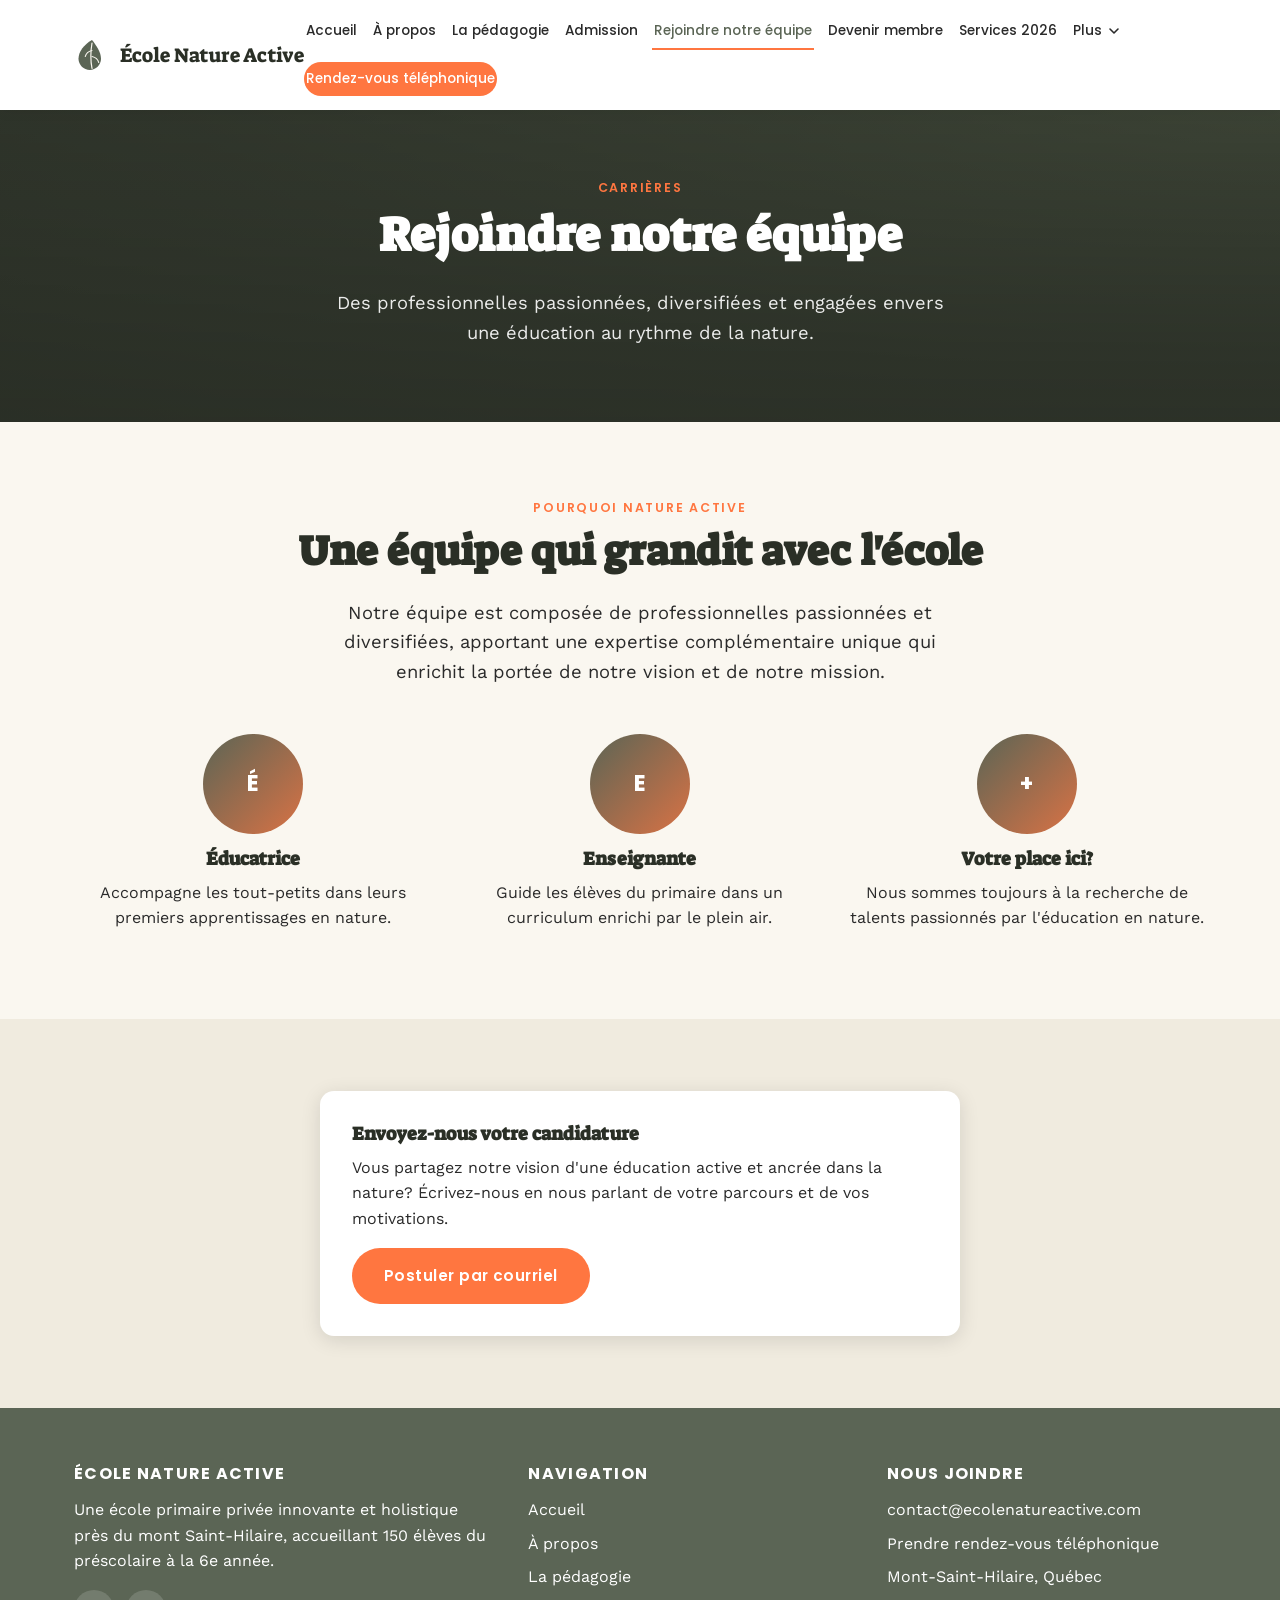
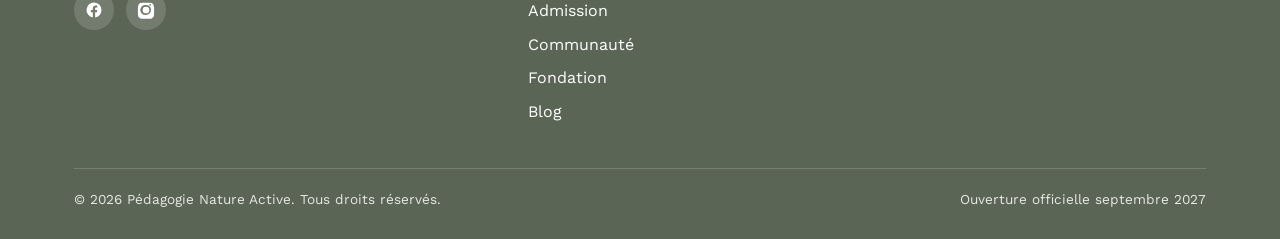
<file: equipe.html>
<!DOCTYPE html>
<html lang="fr">
<head>
<meta charset="UTF-8">
<meta name="viewport" content="width=device-width, initial-scale=1.0">
<title>Rejoindre notre équipe — École Nature Active</title>
<meta name="description" content="Joignez-vous à l'équipe de l'École Nature Active : éducatrices, enseignantes et professionnelles passionnées d'éducation en nature.">
<link rel="icon" type="image/svg+xml" href="assets/favicon.svg">
<link rel="preconnect" href="https://fonts.googleapis.com">
<link rel="preconnect" href="https://fonts.gstatic.com" crossorigin>
<link href="https://fonts.googleapis.com/css2?family=Suez+One&family=Poppins:wght@500;600;700&family=Work+Sans:wght@400;500;600&display=swap" rel="stylesheet">
<link rel="stylesheet" href="css/style.css">
</head>
<body>
  <header class="site-header">
    <nav class="nav">
      <a href="index.html" class="brand"><svg viewBox="0 0 48 48" fill="none" xmlns="http://www.w3.org/2000/svg">
<path d="M24 4C13 10 6 20 6 29c0 8 7 15 15 15s15-7 15-15c0-9-7-19-12-25z" fill="#5b6555"/>
<path d="M24 8c-2 12-2 24 0 34" stroke="#faf7f0" stroke-width="1.6" stroke-linecap="round"/>
<path d="M24 18c-4 1-8 4-9 8M24 26c4 1 8 4 9 8" stroke="#faf7f0" stroke-width="1.4" stroke-linecap="round"/>
</svg>
        École Nature Active</a>
      <button class="nav-toggle" aria-label="Ouvrir le menu" aria-expanded="false">
        <span></span><span></span><span></span>
      </button>
      <div class="nav-links">
        <a href="index.html">Accueil</a>
        <a href="a-propos.html">À propos</a>
        <a href="pedagogie.html">La pédagogie</a>
        <a href="admission.html">Admission</a>
        <a href="equipe.html" class="active">Rejoindre notre équipe</a>
        <a href="devenir-membre.html">Devenir membre</a>
        <a href="services.html">Services 2026</a>
        <div class="nav-more">
          <button class="nav-more-toggle" aria-expanded="false" aria-haspopup="true">Plus <svg class="chevron" viewBox="0 0 12 12" fill="none" xmlns="http://www.w3.org/2000/svg"><path d="M2 4l4 4 4-4" stroke="currentColor" stroke-width="1.6" stroke-linecap="round" stroke-linejoin="round"/></svg></button>
          <div class="nav-more-menu">
          <a href="halte-scolaire.html">Halte scolaire Nature Active</a>
          <a href="journees-pedagogiques.html">Journées pédagogiques</a>
          <a href="communaute.html">Communauté</a>
          <a href="fondation.html">Fondation</a>
          <a href="blog.html">Blog</a>
          <a href="communaute.html#contact-section">Nous joindre</a>
          </div>
        </div>
        <a href="rendez-vous.html" class="nav-cta">Rendez-vous téléphonique</a>
      </div>
    </nav>
  </header>
  <section class="page-hero">
    <div class="container">
      <div class="eyebrow">Carrières</div>
      <h1>Rejoindre notre équipe</h1>
      <p class="lede lede--center" style="margin-left:auto;margin-right:auto;color:rgba(255,255,255,0.9);">Des professionnelles passionnées, diversifiées et engagées envers une éducation au rythme de la nature.</p>
    </div>
  </section>
  <section class="section">
    <div class="container">
      <div class="text-center" style="max-width:720px;margin:0 auto 48px;">
        <div class="eyebrow">Pourquoi Nature Active</div>
        <h2 class="section-title">Une équipe qui grandit avec l'école</h2>
        <p class="lede lede--center">Notre équipe est composée de professionnelles passionnées et diversifiées, apportant une expertise complémentaire unique qui enrichit la portée de notre vision et de notre mission.</p>
      </div>
      <div class="team-grid">
        <div class="team-card">
          <div class="team-avatar">É</div>
          <h3>Éducatrice</h3>
          <p>Accompagne les tout-petits dans leurs premiers apprentissages en nature.</p>
        </div>
        <div class="team-card">
          <div class="team-avatar">E</div>
          <h3>Enseignante</h3>
          <p>Guide les élèves du primaire dans un curriculum enrichi par le plein air.</p>
        </div>
        <div class="team-card">
          <div class="team-avatar">+</div>
          <h3>Votre place ici?</h3>
          <p>Nous sommes toujours à la recherche de talents passionnés par l'éducation en nature.</p>
        </div>
      </div>
    </div>
  </section>

  <section class="section section--cream-dark">
    <div class="container form-box" style="max-width:640px;">
      <h3 class="mt-0">Envoyez-nous votre candidature</h3>
      <p>Vous partagez notre vision d'une éducation active et ancrée dans la nature? Écrivez-nous en nous parlant de votre parcours et de vos motivations.</p>
      <a href="mailto:contact@ecolenatureactive.com?subject=Candidature%20-%20Rejoindre%20l%27équipe" class="btn btn--primary">Postuler par courriel</a>
    </div>
  </section>
  <footer class="site-footer" id="contact">
    <div class="container">
      <div class="footer-grid">
        <div>
          <h4>École Nature Active</h4>
          <p>Une école primaire privée innovante et holistique près du mont Saint-Hilaire, accueillant 150 élèves du préscolaire à la 6e année.</p>
          <div class="social-row">
            <a class="social-btn" href="https://www.facebook.com/profile.php?id=61562523346913" target="_blank" rel="noopener" aria-label="Facebook"><svg viewBox="0 0 24 24" fill="currentColor"><path d="M22 12a10 10 0 1 0-11.6 9.9v-7H7.9V12h2.5V9.8c0-2.5 1.5-3.9 3.8-3.9 1.1 0 2.2.2 2.2.2v2.5h-1.3c-1.2 0-1.6.8-1.6 1.6V12h2.8l-.4 2.9h-2.4v7A10 10 0 0 0 22 12z"/></svg></a><a class="social-btn" href="https://www.instagram.com/ecole_nature_active/" target="_blank" rel="noopener" aria-label="Instagram"><svg viewBox="0 0 24 24" fill="currentColor"><path d="M12 2.2c3.2 0 3.6 0 4.9.1 1.2.1 2.1.3 2.6.5.6.3 1.1.6 1.6 1.1.5.5.8 1 1.1 1.6.2.5.4 1.4.5 2.6.1 1.3.1 1.7.1 4.9s0 3.6-.1 4.9c-.1 1.2-.3 2.1-.5 2.6-.3.6-.6 1.1-1.1 1.6-.5.5-1 .8-1.6 1.1-.5.2-1.4.4-2.6.5-1.3.1-1.7.1-4.9.1s-3.6 0-4.9-.1c-1.2-.1-2.1-.3-2.6-.5-.6-.3-1.1-.6-1.6-1.1-.5-.5-.8-1-1.1-1.6-.2-.5-.4-1.4-.5-2.6-.1-1.3-.1-1.7-.1-4.9s0-3.6.1-4.9c.1-1.2.3-2.1.5-2.6.3-.6.6-1.1 1.1-1.6.5-.5 1-.8 1.6-1.1.5-.2 1.4-.4 2.6-.5C8.4 2.2 8.8 2.2 12 2.2zm0 3.15A6.65 6.65 0 1 0 12 18.5a6.65 6.65 0 0 0 0-13.3zm0 2.16a4.49 4.49 0 1 1 0 8.98 4.49 4.49 0 0 1 0-8.98zm5.66-3.36a1.08 1.08 0 1 0 0 2.16 1.08 1.08 0 0 0 0-2.16z"/></svg></a>
          </div>
        </div>
        <div>
          <h4>Navigation</h4>
          <ul>
            <li><a href="index.html">Accueil</a></li>
            <li><a href="a-propos.html">À propos</a></li>
            <li><a href="pedagogie.html">La pédagogie</a></li>
            <li><a href="admission.html">Admission</a></li>
            <li><a href="communaute.html">Communauté</a></li>
            <li><a href="fondation.html">Fondation</a></li>
            <li><a href="blog.html">Blog</a></li>
          </ul>
        </div>
        <div>
          <h4>Nous joindre</h4>
          <ul>
            <li><a href="mailto:contact@ecolenatureactive.com">contact@ecolenatureactive.com</a></li>
            <li><a href="rendez-vous.html">Prendre rendez-vous téléphonique</a></li>
            <li>Mont-Saint-Hilaire, Québec</li>
          </ul>
        </div>
      </div>
      <div class="footer-bottom">
        <span>&copy; <span data-year>2026</span> Pédagogie Nature Active. Tous droits réservés.</span>
        <span>Ouverture officielle septembre 2027</span>
      </div>
    </div>
  </footer>
  <script src="js/main.js"></script>
</body>
</html>
</file>
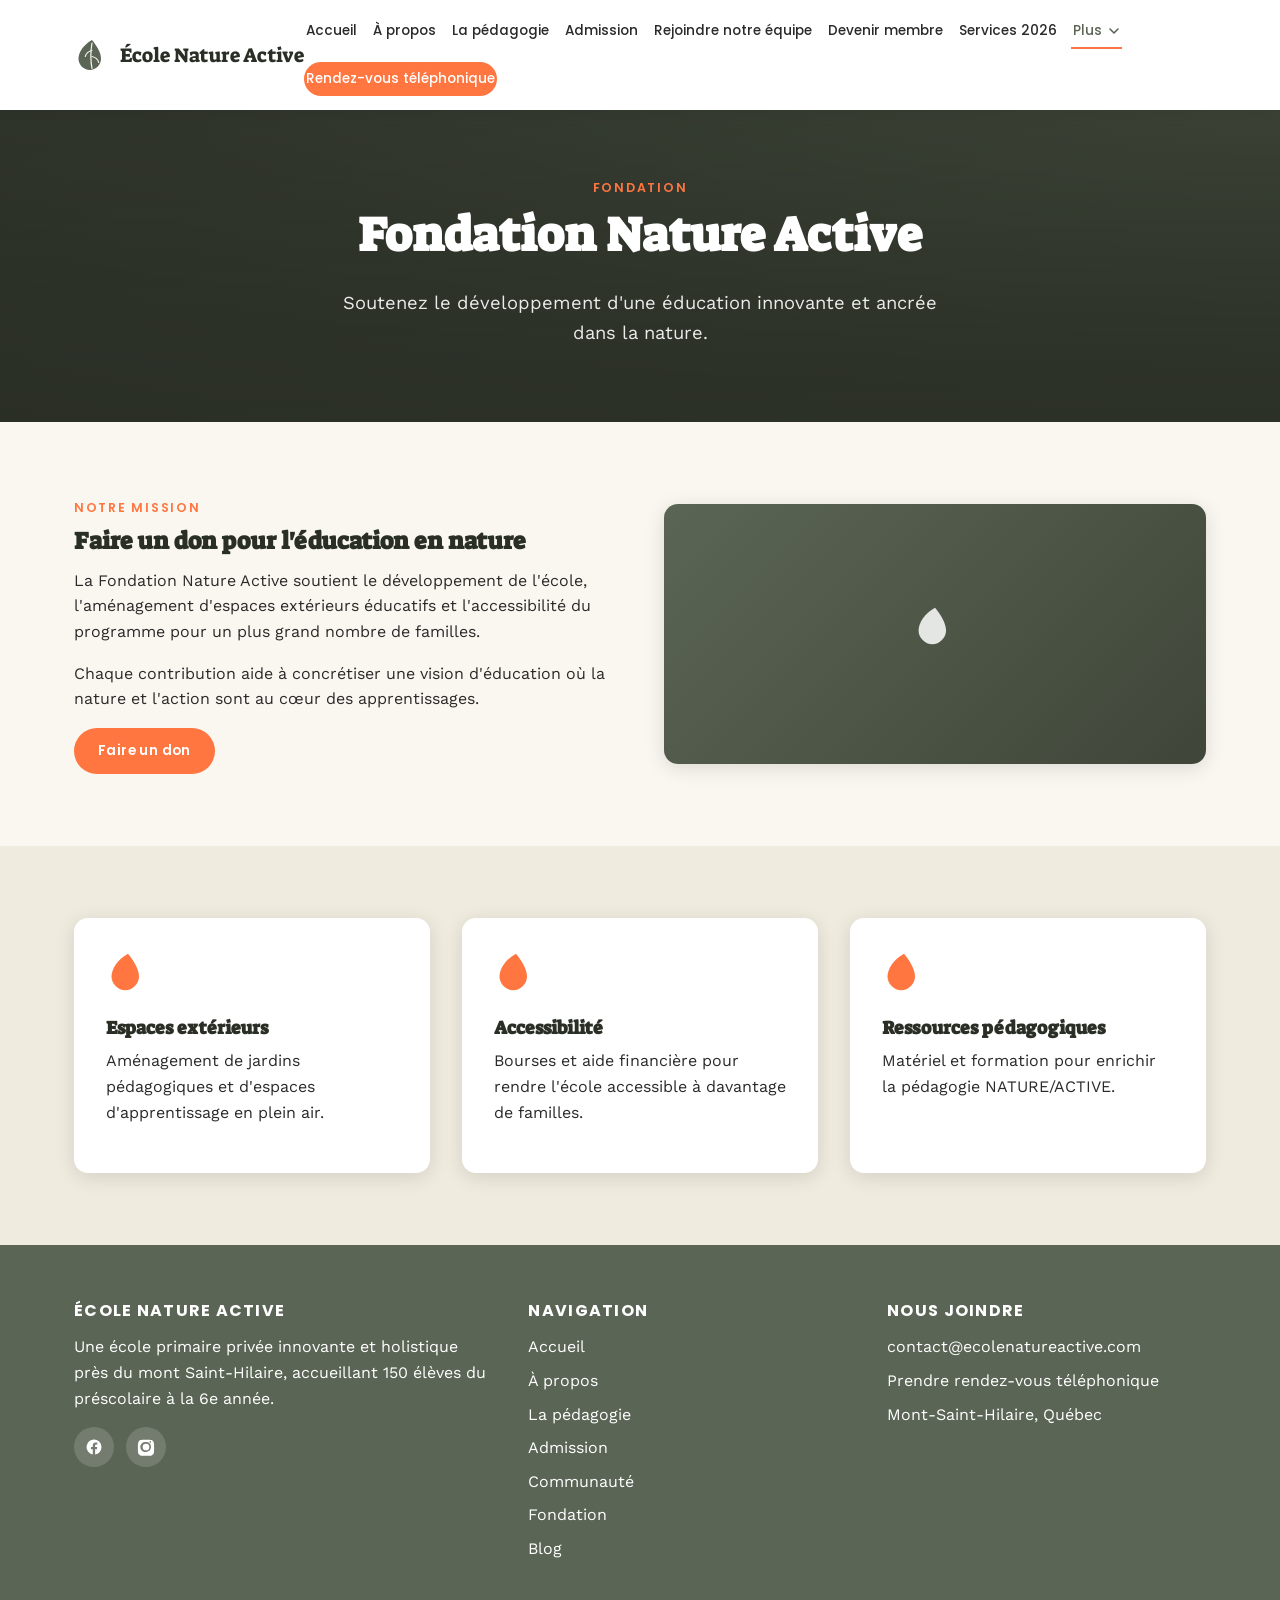
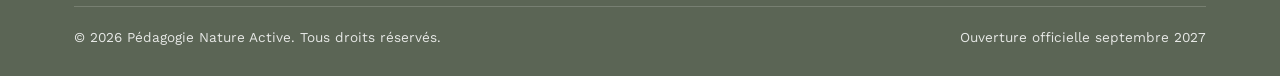
<file: fondation.html>
<!DOCTYPE html>
<html lang="fr">
<head>
<meta charset="UTF-8">
<meta name="viewport" content="width=device-width, initial-scale=1.0">
<title>Fondation Nature Active</title>
<meta name="description" content="Soutenez la Fondation Nature Active : espaces extérieurs, accessibilité et ressources pédagogiques.">
<link rel="icon" type="image/svg+xml" href="assets/favicon.svg">
<link rel="preconnect" href="https://fonts.googleapis.com">
<link rel="preconnect" href="https://fonts.gstatic.com" crossorigin>
<link href="https://fonts.googleapis.com/css2?family=Suez+One&family=Poppins:wght@500;600;700&family=Work+Sans:wght@400;500;600&display=swap" rel="stylesheet">
<link rel="stylesheet" href="css/style.css">
</head>
<body>
  <header class="site-header">
    <nav class="nav">
      <a href="index.html" class="brand"><svg viewBox="0 0 48 48" fill="none" xmlns="http://www.w3.org/2000/svg">
<path d="M24 4C13 10 6 20 6 29c0 8 7 15 15 15s15-7 15-15c0-9-7-19-12-25z" fill="#5b6555"/>
<path d="M24 8c-2 12-2 24 0 34" stroke="#faf7f0" stroke-width="1.6" stroke-linecap="round"/>
<path d="M24 18c-4 1-8 4-9 8M24 26c4 1 8 4 9 8" stroke="#faf7f0" stroke-width="1.4" stroke-linecap="round"/>
</svg>
        École Nature Active</a>
      <button class="nav-toggle" aria-label="Ouvrir le menu" aria-expanded="false">
        <span></span><span></span><span></span>
      </button>
      <div class="nav-links">
        <a href="index.html">Accueil</a>
        <a href="a-propos.html">À propos</a>
        <a href="pedagogie.html">La pédagogie</a>
        <a href="admission.html">Admission</a>
        <a href="equipe.html">Rejoindre notre équipe</a>
        <a href="devenir-membre.html">Devenir membre</a>
        <a href="services.html">Services 2026</a>
        <div class="nav-more">
          <button class="nav-more-toggle active" aria-expanded="false" aria-haspopup="true">Plus <svg class="chevron" viewBox="0 0 12 12" fill="none" xmlns="http://www.w3.org/2000/svg"><path d="M2 4l4 4 4-4" stroke="currentColor" stroke-width="1.6" stroke-linecap="round" stroke-linejoin="round"/></svg></button>
          <div class="nav-more-menu">
          <a href="halte-scolaire.html">Halte scolaire Nature Active</a>
          <a href="journees-pedagogiques.html">Journées pédagogiques</a>
          <a href="communaute.html">Communauté</a>
          <a href="fondation.html" class="active">Fondation</a>
          <a href="blog.html">Blog</a>
          <a href="communaute.html#contact-section">Nous joindre</a>
          </div>
        </div>
        <a href="rendez-vous.html" class="nav-cta">Rendez-vous téléphonique</a>
      </div>
    </nav>
  </header>
  <section class="page-hero">
    <div class="container">
      <div class="eyebrow">Fondation</div>
      <h1>Fondation Nature Active</h1>
      <p class="lede lede--center" style="margin-left:auto;margin-right:auto;color:rgba(255,255,255,0.9);">Soutenez le développement d'une éducation innovante et ancrée dans la nature.</p>
    </div>
  </section>
  <section class="section">
    <div class="container feature">
      <div>
        <div class="eyebrow">Notre mission</div>
        <h2>Faire un don pour l'éducation en nature</h2>
        <p>La Fondation Nature Active soutient le développement de l'école, l'aménagement d'espaces extérieurs éducatifs et l'accessibilité du programme pour un plus grand nombre de familles.</p>
        <p>Chaque contribution aide à concrétiser une vision d'éducation où la nature et l'action sont au cœur des apprentissages.</p>
        <a href="mailto:contact@ecolenatureactive.com?subject=Don%20-%20Fondation%20Nature%20Active" class="btn btn--primary btn--sm">Faire un don</a>
      </div>
      <div class="feature-media"><svg class="icon-leaf" viewBox="0 0 48 48" fill="none" xmlns="http://www.w3.org/2000/svg">
<path d="M24 4C13 10 6 20 6 29c0 8 7 15 15 15s15-7 15-15c0-9-7-19-12-25z" fill="currentColor"/>
</svg></div>
    </div>
  </section>

  <section class="section section--cream-dark">
    <div class="container grid grid--3">
      <div class="card"><svg class="icon-leaf" viewBox="0 0 48 48" fill="none" xmlns="http://www.w3.org/2000/svg">
<path d="M24 4C13 10 6 20 6 29c0 8 7 15 15 15s15-7 15-15c0-9-7-19-12-25z" fill="currentColor"/>
</svg><h3>Espaces extérieurs</h3><p>Aménagement de jardins pédagogiques et d'espaces d'apprentissage en plein air.</p></div>
      <div class="card"><svg class="icon-leaf" viewBox="0 0 48 48" fill="none" xmlns="http://www.w3.org/2000/svg">
<path d="M24 4C13 10 6 20 6 29c0 8 7 15 15 15s15-7 15-15c0-9-7-19-12-25z" fill="currentColor"/>
</svg><h3>Accessibilité</h3><p>Bourses et aide financière pour rendre l'école accessible à davantage de familles.</p></div>
      <div class="card"><svg class="icon-leaf" viewBox="0 0 48 48" fill="none" xmlns="http://www.w3.org/2000/svg">
<path d="M24 4C13 10 6 20 6 29c0 8 7 15 15 15s15-7 15-15c0-9-7-19-12-25z" fill="currentColor"/>
</svg><h3>Ressources pédagogiques</h3><p>Matériel et formation pour enrichir la pédagogie NATURE/ACTIVE.</p></div>
    </div>
  </section>
  <footer class="site-footer" id="contact">
    <div class="container">
      <div class="footer-grid">
        <div>
          <h4>École Nature Active</h4>
          <p>Une école primaire privée innovante et holistique près du mont Saint-Hilaire, accueillant 150 élèves du préscolaire à la 6e année.</p>
          <div class="social-row">
            <a class="social-btn" href="https://www.facebook.com/profile.php?id=61562523346913" target="_blank" rel="noopener" aria-label="Facebook"><svg viewBox="0 0 24 24" fill="currentColor"><path d="M22 12a10 10 0 1 0-11.6 9.9v-7H7.9V12h2.5V9.8c0-2.5 1.5-3.9 3.8-3.9 1.1 0 2.2.2 2.2.2v2.5h-1.3c-1.2 0-1.6.8-1.6 1.6V12h2.8l-.4 2.9h-2.4v7A10 10 0 0 0 22 12z"/></svg></a><a class="social-btn" href="https://www.instagram.com/ecole_nature_active/" target="_blank" rel="noopener" aria-label="Instagram"><svg viewBox="0 0 24 24" fill="currentColor"><path d="M12 2.2c3.2 0 3.6 0 4.9.1 1.2.1 2.1.3 2.6.5.6.3 1.1.6 1.6 1.1.5.5.8 1 1.1 1.6.2.5.4 1.4.5 2.6.1 1.3.1 1.7.1 4.9s0 3.6-.1 4.9c-.1 1.2-.3 2.1-.5 2.6-.3.6-.6 1.1-1.1 1.6-.5.5-1 .8-1.6 1.1-.5.2-1.4.4-2.6.5-1.3.1-1.7.1-4.9.1s-3.6 0-4.9-.1c-1.2-.1-2.1-.3-2.6-.5-.6-.3-1.1-.6-1.6-1.1-.5-.5-.8-1-1.1-1.6-.2-.5-.4-1.4-.5-2.6-.1-1.3-.1-1.7-.1-4.9s0-3.6.1-4.9c.1-1.2.3-2.1.5-2.6.3-.6.6-1.1 1.1-1.6.5-.5 1-.8 1.6-1.1.5-.2 1.4-.4 2.6-.5C8.4 2.2 8.8 2.2 12 2.2zm0 3.15A6.65 6.65 0 1 0 12 18.5a6.65 6.65 0 0 0 0-13.3zm0 2.16a4.49 4.49 0 1 1 0 8.98 4.49 4.49 0 0 1 0-8.98zm5.66-3.36a1.08 1.08 0 1 0 0 2.16 1.08 1.08 0 0 0 0-2.16z"/></svg></a>
          </div>
        </div>
        <div>
          <h4>Navigation</h4>
          <ul>
            <li><a href="index.html">Accueil</a></li>
            <li><a href="a-propos.html">À propos</a></li>
            <li><a href="pedagogie.html">La pédagogie</a></li>
            <li><a href="admission.html">Admission</a></li>
            <li><a href="communaute.html">Communauté</a></li>
            <li><a href="fondation.html">Fondation</a></li>
            <li><a href="blog.html">Blog</a></li>
          </ul>
        </div>
        <div>
          <h4>Nous joindre</h4>
          <ul>
            <li><a href="mailto:contact@ecolenatureactive.com">contact@ecolenatureactive.com</a></li>
            <li><a href="rendez-vous.html">Prendre rendez-vous téléphonique</a></li>
            <li>Mont-Saint-Hilaire, Québec</li>
          </ul>
        </div>
      </div>
      <div class="footer-bottom">
        <span>&copy; <span data-year>2026</span> Pédagogie Nature Active. Tous droits réservés.</span>
        <span>Ouverture officielle septembre 2027</span>
      </div>
    </div>
  </footer>
  <script src="js/main.js"></script>
</body>
</html>
</file>
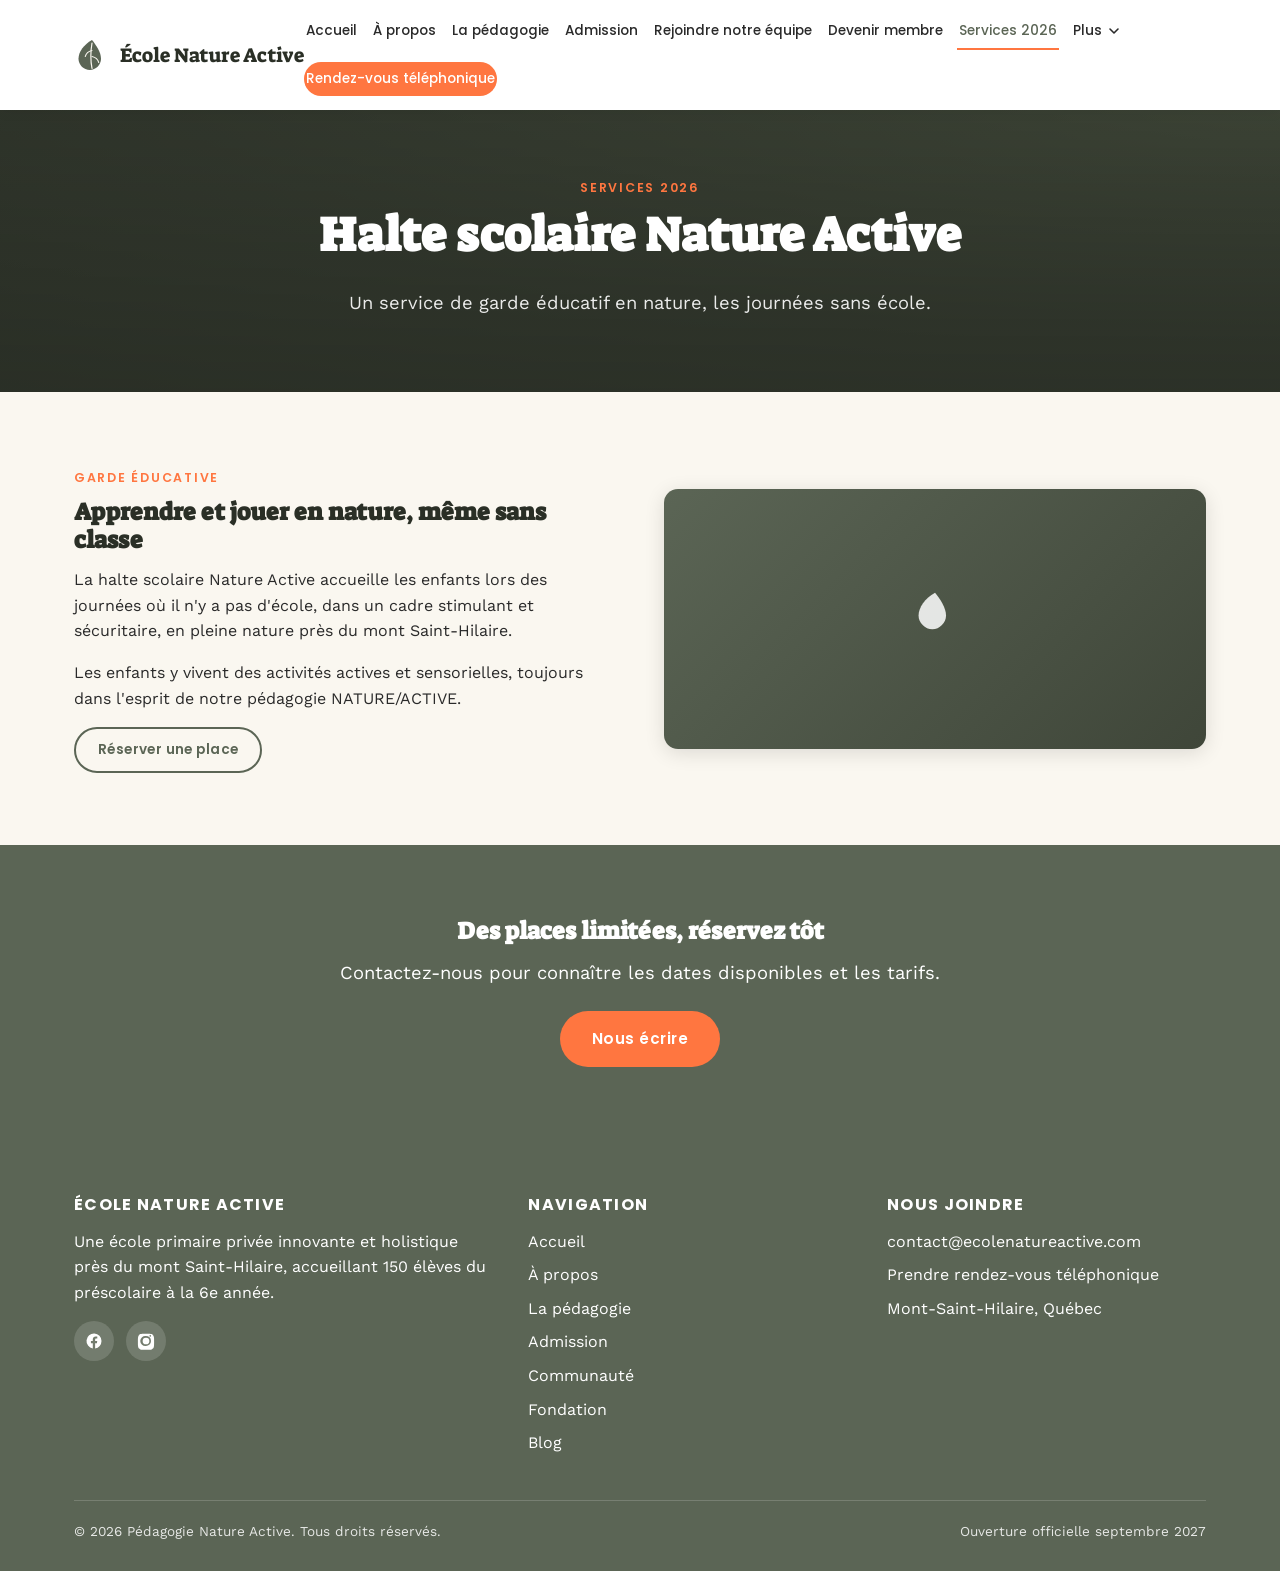
<file: halte-scolaire.html>
<!DOCTYPE html>
<html lang="fr">
<head>
<meta charset="UTF-8">
<meta name="viewport" content="width=device-width, initial-scale=1.0">
<title>Halte scolaire Nature Active</title>
<meta name="description" content="Service de garde éducatif en nature offert par l'École Nature Active lors des journées sans école.">
<link rel="icon" type="image/svg+xml" href="assets/favicon.svg">
<link rel="preconnect" href="https://fonts.googleapis.com">
<link rel="preconnect" href="https://fonts.gstatic.com" crossorigin>
<link href="https://fonts.googleapis.com/css2?family=Suez+One&family=Poppins:wght@500;600;700&family=Work+Sans:wght@400;500;600&display=swap" rel="stylesheet">
<link rel="stylesheet" href="css/style.css">
</head>
<body>
  <header class="site-header">
    <nav class="nav">
      <a href="index.html" class="brand"><svg viewBox="0 0 48 48" fill="none" xmlns="http://www.w3.org/2000/svg">
<path d="M24 4C13 10 6 20 6 29c0 8 7 15 15 15s15-7 15-15c0-9-7-19-12-25z" fill="#5b6555"/>
<path d="M24 8c-2 12-2 24 0 34" stroke="#faf7f0" stroke-width="1.6" stroke-linecap="round"/>
<path d="M24 18c-4 1-8 4-9 8M24 26c4 1 8 4 9 8" stroke="#faf7f0" stroke-width="1.4" stroke-linecap="round"/>
</svg>
        École Nature Active</a>
      <button class="nav-toggle" aria-label="Ouvrir le menu" aria-expanded="false">
        <span></span><span></span><span></span>
      </button>
      <div class="nav-links">
        <a href="index.html">Accueil</a>
        <a href="a-propos.html">À propos</a>
        <a href="pedagogie.html">La pédagogie</a>
        <a href="admission.html">Admission</a>
        <a href="equipe.html">Rejoindre notre équipe</a>
        <a href="devenir-membre.html">Devenir membre</a>
        <a href="services.html" class="active">Services 2026</a>
        <div class="nav-more">
          <button class="nav-more-toggle" aria-expanded="false" aria-haspopup="true">Plus <svg class="chevron" viewBox="0 0 12 12" fill="none" xmlns="http://www.w3.org/2000/svg"><path d="M2 4l4 4 4-4" stroke="currentColor" stroke-width="1.6" stroke-linecap="round" stroke-linejoin="round"/></svg></button>
          <div class="nav-more-menu">
          <a href="halte-scolaire.html">Halte scolaire Nature Active</a>
          <a href="journees-pedagogiques.html">Journées pédagogiques</a>
          <a href="communaute.html">Communauté</a>
          <a href="fondation.html">Fondation</a>
          <a href="blog.html">Blog</a>
          <a href="communaute.html#contact-section">Nous joindre</a>
          </div>
        </div>
        <a href="rendez-vous.html" class="nav-cta">Rendez-vous téléphonique</a>
      </div>
    </nav>
  </header>
  <section class="page-hero">
    <div class="container">
      <div class="eyebrow">Services 2026</div>
      <h1>Halte scolaire Nature Active</h1>
      <p class="lede lede--center" style="margin-left:auto;margin-right:auto;color:rgba(255,255,255,0.9);">Un service de garde éducatif en nature, les journées sans école.</p>
    </div>
  </section>
  <section class="section">
    <div class="container feature">
      <div>
        <div class="eyebrow">Garde éducative</div>
        <h2>Apprendre et jouer en nature, même sans classe</h2>
        <p>La halte scolaire Nature Active accueille les enfants lors des journées où il n'y a pas d'école, dans un cadre stimulant et sécuritaire, en pleine nature près du mont Saint-Hilaire.</p>
        <p>Les enfants y vivent des activités actives et sensorielles, toujours dans l'esprit de notre pédagogie NATURE/ACTIVE.</p>
        <a href="mailto:contact@ecolenatureactive.com?subject=Halte%20scolaire%20Nature%20Active" class="btn btn--outline-dark btn--sm">Réserver une place</a>
      </div>
      <div class="feature-media"><svg class="icon-leaf" viewBox="0 0 48 48" fill="none" xmlns="http://www.w3.org/2000/svg">
<path d="M24 4C13 10 6 20 6 29c0 8 7 15 15 15s15-7 15-15c0-9-7-19-12-25z" fill="currentColor"/>
</svg></div>
    </div>
  </section>

  <section class="section section--green text-center">
    <div class="container">
      <h2>Des places limitées, réservez tôt</h2>
      <p class="lede lede--center" style="margin:0 auto 24px;">Contactez-nous pour connaître les dates disponibles et les tarifs.</p>
      <a href="mailto:contact@ecolenatureactive.com?subject=Halte%20scolaire%20Nature%20Active" class="btn btn--primary">Nous écrire</a>
    </div>
  </section>
  <footer class="site-footer" id="contact">
    <div class="container">
      <div class="footer-grid">
        <div>
          <h4>École Nature Active</h4>
          <p>Une école primaire privée innovante et holistique près du mont Saint-Hilaire, accueillant 150 élèves du préscolaire à la 6e année.</p>
          <div class="social-row">
            <a class="social-btn" href="https://www.facebook.com/profile.php?id=61562523346913" target="_blank" rel="noopener" aria-label="Facebook"><svg viewBox="0 0 24 24" fill="currentColor"><path d="M22 12a10 10 0 1 0-11.6 9.9v-7H7.9V12h2.5V9.8c0-2.5 1.5-3.9 3.8-3.9 1.1 0 2.2.2 2.2.2v2.5h-1.3c-1.2 0-1.6.8-1.6 1.6V12h2.8l-.4 2.9h-2.4v7A10 10 0 0 0 22 12z"/></svg></a><a class="social-btn" href="https://www.instagram.com/ecole_nature_active/" target="_blank" rel="noopener" aria-label="Instagram"><svg viewBox="0 0 24 24" fill="currentColor"><path d="M12 2.2c3.2 0 3.6 0 4.9.1 1.2.1 2.1.3 2.6.5.6.3 1.1.6 1.6 1.1.5.5.8 1 1.1 1.6.2.5.4 1.4.5 2.6.1 1.3.1 1.7.1 4.9s0 3.6-.1 4.9c-.1 1.2-.3 2.1-.5 2.6-.3.6-.6 1.1-1.1 1.6-.5.5-1 .8-1.6 1.1-.5.2-1.4.4-2.6.5-1.3.1-1.7.1-4.9.1s-3.6 0-4.9-.1c-1.2-.1-2.1-.3-2.6-.5-.6-.3-1.1-.6-1.6-1.1-.5-.5-.8-1-1.1-1.6-.2-.5-.4-1.4-.5-2.6-.1-1.3-.1-1.7-.1-4.9s0-3.6.1-4.9c.1-1.2.3-2.1.5-2.6.3-.6.6-1.1 1.1-1.6.5-.5 1-.8 1.6-1.1.5-.2 1.4-.4 2.6-.5C8.4 2.2 8.8 2.2 12 2.2zm0 3.15A6.65 6.65 0 1 0 12 18.5a6.65 6.65 0 0 0 0-13.3zm0 2.16a4.49 4.49 0 1 1 0 8.98 4.49 4.49 0 0 1 0-8.98zm5.66-3.36a1.08 1.08 0 1 0 0 2.16 1.08 1.08 0 0 0 0-2.16z"/></svg></a>
          </div>
        </div>
        <div>
          <h4>Navigation</h4>
          <ul>
            <li><a href="index.html">Accueil</a></li>
            <li><a href="a-propos.html">À propos</a></li>
            <li><a href="pedagogie.html">La pédagogie</a></li>
            <li><a href="admission.html">Admission</a></li>
            <li><a href="communaute.html">Communauté</a></li>
            <li><a href="fondation.html">Fondation</a></li>
            <li><a href="blog.html">Blog</a></li>
          </ul>
        </div>
        <div>
          <h4>Nous joindre</h4>
          <ul>
            <li><a href="mailto:contact@ecolenatureactive.com">contact@ecolenatureactive.com</a></li>
            <li><a href="rendez-vous.html">Prendre rendez-vous téléphonique</a></li>
            <li>Mont-Saint-Hilaire, Québec</li>
          </ul>
        </div>
      </div>
      <div class="footer-bottom">
        <span>&copy; <span data-year>2026</span> Pédagogie Nature Active. Tous droits réservés.</span>
        <span>Ouverture officielle septembre 2027</span>
      </div>
    </div>
  </footer>
  <script src="js/main.js"></script>
</body>
</html>
</file>
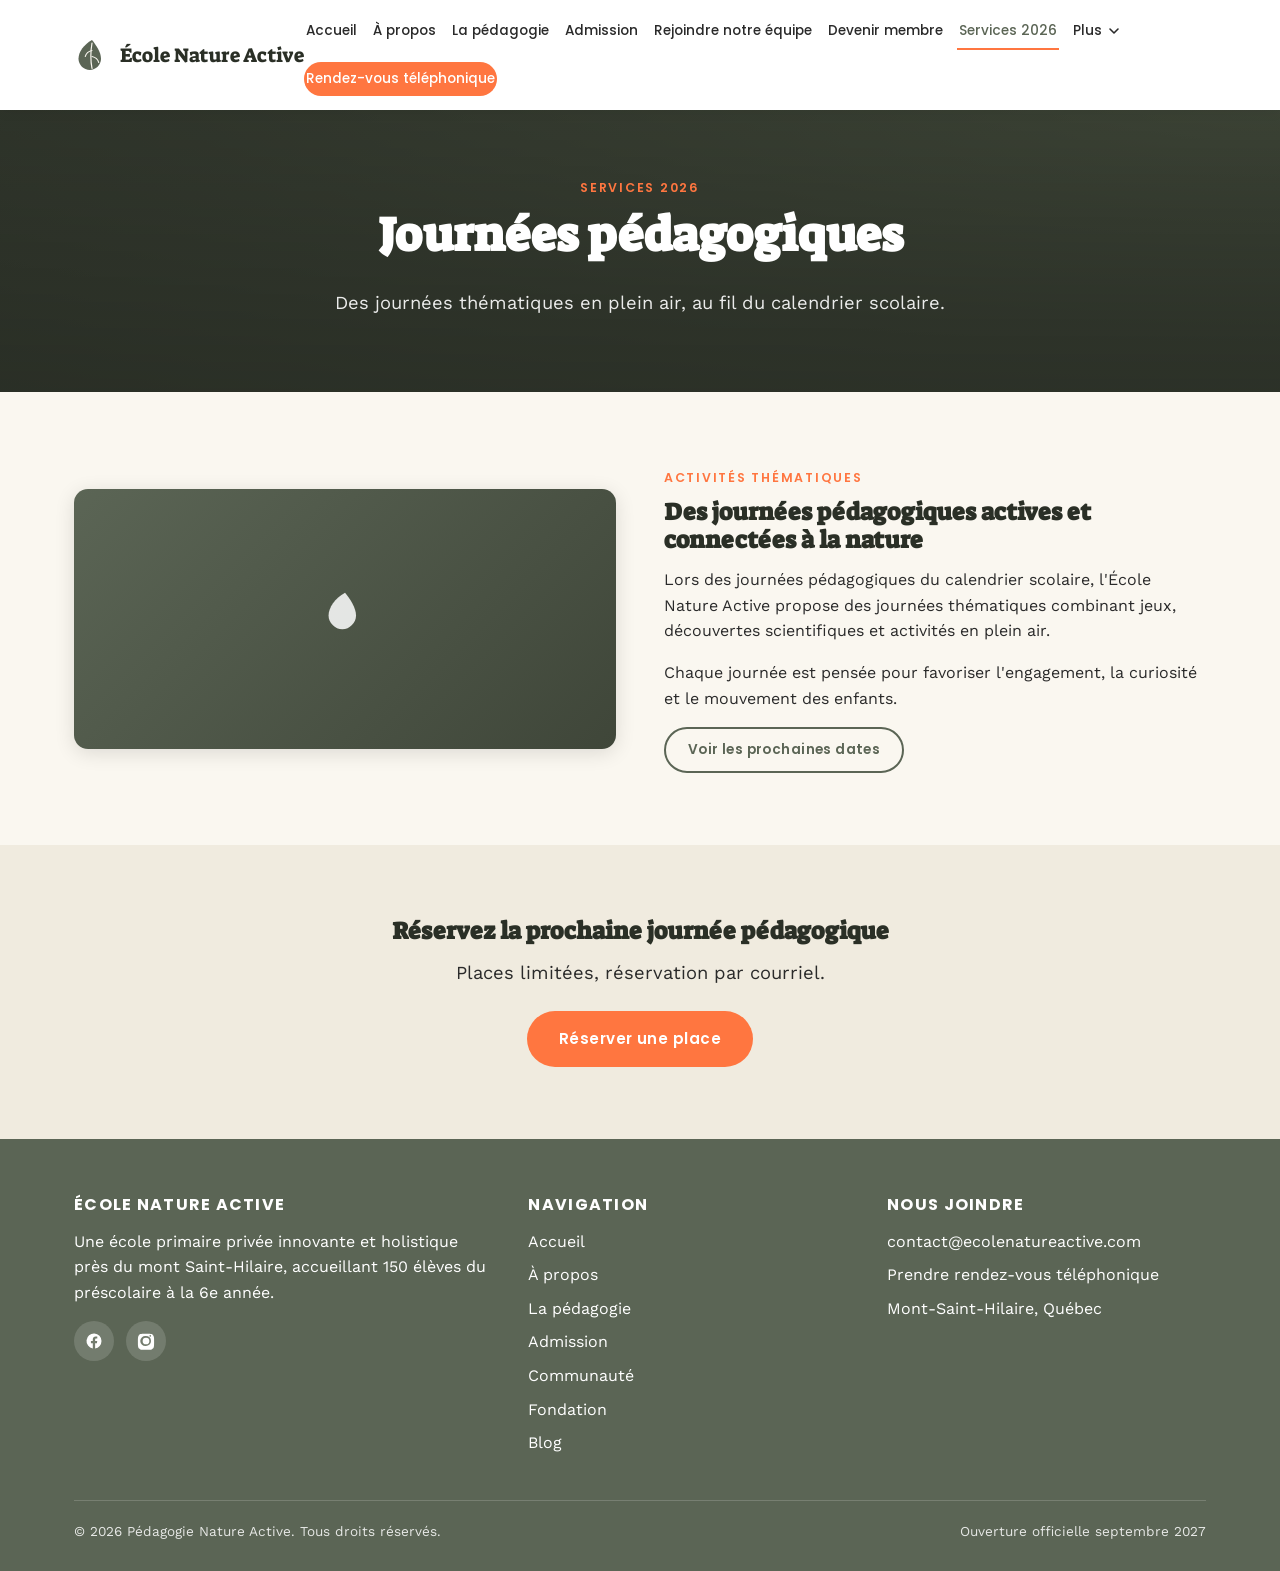
<file: journees-pedagogiques.html>
<!DOCTYPE html>
<html lang="fr">
<head>
<meta charset="UTF-8">
<meta name="viewport" content="width=device-width, initial-scale=1.0">
<title>Journées pédagogiques — École Nature Active</title>
<meta name="description" content="Journées pédagogiques thématiques en plein air offertes par l'École Nature Active.">
<link rel="icon" type="image/svg+xml" href="assets/favicon.svg">
<link rel="preconnect" href="https://fonts.googleapis.com">
<link rel="preconnect" href="https://fonts.gstatic.com" crossorigin>
<link href="https://fonts.googleapis.com/css2?family=Suez+One&family=Poppins:wght@500;600;700&family=Work+Sans:wght@400;500;600&display=swap" rel="stylesheet">
<link rel="stylesheet" href="css/style.css">
</head>
<body>
  <header class="site-header">
    <nav class="nav">
      <a href="index.html" class="brand"><svg viewBox="0 0 48 48" fill="none" xmlns="http://www.w3.org/2000/svg">
<path d="M24 4C13 10 6 20 6 29c0 8 7 15 15 15s15-7 15-15c0-9-7-19-12-25z" fill="#5b6555"/>
<path d="M24 8c-2 12-2 24 0 34" stroke="#faf7f0" stroke-width="1.6" stroke-linecap="round"/>
<path d="M24 18c-4 1-8 4-9 8M24 26c4 1 8 4 9 8" stroke="#faf7f0" stroke-width="1.4" stroke-linecap="round"/>
</svg>
        École Nature Active</a>
      <button class="nav-toggle" aria-label="Ouvrir le menu" aria-expanded="false">
        <span></span><span></span><span></span>
      </button>
      <div class="nav-links">
        <a href="index.html">Accueil</a>
        <a href="a-propos.html">À propos</a>
        <a href="pedagogie.html">La pédagogie</a>
        <a href="admission.html">Admission</a>
        <a href="equipe.html">Rejoindre notre équipe</a>
        <a href="devenir-membre.html">Devenir membre</a>
        <a href="services.html" class="active">Services 2026</a>
        <div class="nav-more">
          <button class="nav-more-toggle" aria-expanded="false" aria-haspopup="true">Plus <svg class="chevron" viewBox="0 0 12 12" fill="none" xmlns="http://www.w3.org/2000/svg"><path d="M2 4l4 4 4-4" stroke="currentColor" stroke-width="1.6" stroke-linecap="round" stroke-linejoin="round"/></svg></button>
          <div class="nav-more-menu">
          <a href="halte-scolaire.html">Halte scolaire Nature Active</a>
          <a href="journees-pedagogiques.html">Journées pédagogiques</a>
          <a href="communaute.html">Communauté</a>
          <a href="fondation.html">Fondation</a>
          <a href="blog.html">Blog</a>
          <a href="communaute.html#contact-section">Nous joindre</a>
          </div>
        </div>
        <a href="rendez-vous.html" class="nav-cta">Rendez-vous téléphonique</a>
      </div>
    </nav>
  </header>
  <section class="page-hero">
    <div class="container">
      <div class="eyebrow">Services 2026</div>
      <h1>Journées pédagogiques</h1>
      <p class="lede lede--center" style="margin-left:auto;margin-right:auto;color:rgba(255,255,255,0.9);">Des journées thématiques en plein air, au fil du calendrier scolaire.</p>
    </div>
  </section>
  <section class="section">
    <div class="container feature">
      <div class="feature-media"><svg class="icon-leaf" viewBox="0 0 48 48" fill="none" xmlns="http://www.w3.org/2000/svg">
<path d="M24 4C13 10 6 20 6 29c0 8 7 15 15 15s15-7 15-15c0-9-7-19-12-25z" fill="currentColor"/>
</svg></div>
      <div>
        <div class="eyebrow">Activités thématiques</div>
        <h2>Des journées pédagogiques actives et connectées à la nature</h2>
        <p>Lors des journées pédagogiques du calendrier scolaire, l'École Nature Active propose des journées thématiques combinant jeux, découvertes scientifiques et activités en plein air.</p>
        <p>Chaque journée est pensée pour favoriser l'engagement, la curiosité et le mouvement des enfants.</p>
        <a href="mailto:contact@ecolenatureactive.com?subject=Journées%20pédagogiques" class="btn btn--outline-dark btn--sm">Voir les prochaines dates</a>
      </div>
    </div>
  </section>

  <section class="section section--cream-dark text-center">
    <div class="container">
      <h2>Réservez la prochaine journée pédagogique</h2>
      <p class="lede lede--center" style="margin:0 auto 24px;">Places limitées, réservation par courriel.</p>
      <a href="mailto:contact@ecolenatureactive.com?subject=Journées%20pédagogiques" class="btn btn--primary">Réserver une place</a>
    </div>
  </section>
  <footer class="site-footer" id="contact">
    <div class="container">
      <div class="footer-grid">
        <div>
          <h4>École Nature Active</h4>
          <p>Une école primaire privée innovante et holistique près du mont Saint-Hilaire, accueillant 150 élèves du préscolaire à la 6e année.</p>
          <div class="social-row">
            <a class="social-btn" href="https://www.facebook.com/profile.php?id=61562523346913" target="_blank" rel="noopener" aria-label="Facebook"><svg viewBox="0 0 24 24" fill="currentColor"><path d="M22 12a10 10 0 1 0-11.6 9.9v-7H7.9V12h2.5V9.8c0-2.5 1.5-3.9 3.8-3.9 1.1 0 2.2.2 2.2.2v2.5h-1.3c-1.2 0-1.6.8-1.6 1.6V12h2.8l-.4 2.9h-2.4v7A10 10 0 0 0 22 12z"/></svg></a><a class="social-btn" href="https://www.instagram.com/ecole_nature_active/" target="_blank" rel="noopener" aria-label="Instagram"><svg viewBox="0 0 24 24" fill="currentColor"><path d="M12 2.2c3.2 0 3.6 0 4.9.1 1.2.1 2.1.3 2.6.5.6.3 1.1.6 1.6 1.1.5.5.8 1 1.1 1.6.2.5.4 1.4.5 2.6.1 1.3.1 1.7.1 4.9s0 3.6-.1 4.9c-.1 1.2-.3 2.1-.5 2.6-.3.6-.6 1.1-1.1 1.6-.5.5-1 .8-1.6 1.1-.5.2-1.4.4-2.6.5-1.3.1-1.7.1-4.9.1s-3.6 0-4.9-.1c-1.2-.1-2.1-.3-2.6-.5-.6-.3-1.1-.6-1.6-1.1-.5-.5-.8-1-1.1-1.6-.2-.5-.4-1.4-.5-2.6-.1-1.3-.1-1.7-.1-4.9s0-3.6.1-4.9c.1-1.2.3-2.1.5-2.6.3-.6.6-1.1 1.1-1.6.5-.5 1-.8 1.6-1.1.5-.2 1.4-.4 2.6-.5C8.4 2.2 8.8 2.2 12 2.2zm0 3.15A6.65 6.65 0 1 0 12 18.5a6.65 6.65 0 0 0 0-13.3zm0 2.16a4.49 4.49 0 1 1 0 8.98 4.49 4.49 0 0 1 0-8.98zm5.66-3.36a1.08 1.08 0 1 0 0 2.16 1.08 1.08 0 0 0 0-2.16z"/></svg></a>
          </div>
        </div>
        <div>
          <h4>Navigation</h4>
          <ul>
            <li><a href="index.html">Accueil</a></li>
            <li><a href="a-propos.html">À propos</a></li>
            <li><a href="pedagogie.html">La pédagogie</a></li>
            <li><a href="admission.html">Admission</a></li>
            <li><a href="communaute.html">Communauté</a></li>
            <li><a href="fondation.html">Fondation</a></li>
            <li><a href="blog.html">Blog</a></li>
          </ul>
        </div>
        <div>
          <h4>Nous joindre</h4>
          <ul>
            <li><a href="mailto:contact@ecolenatureactive.com">contact@ecolenatureactive.com</a></li>
            <li><a href="rendez-vous.html">Prendre rendez-vous téléphonique</a></li>
            <li>Mont-Saint-Hilaire, Québec</li>
          </ul>
        </div>
      </div>
      <div class="footer-bottom">
        <span>&copy; <span data-year>2026</span> Pédagogie Nature Active. Tous droits réservés.</span>
        <span>Ouverture officielle septembre 2027</span>
      </div>
    </div>
  </footer>
  <script src="js/main.js"></script>
</body>
</html>
</file>
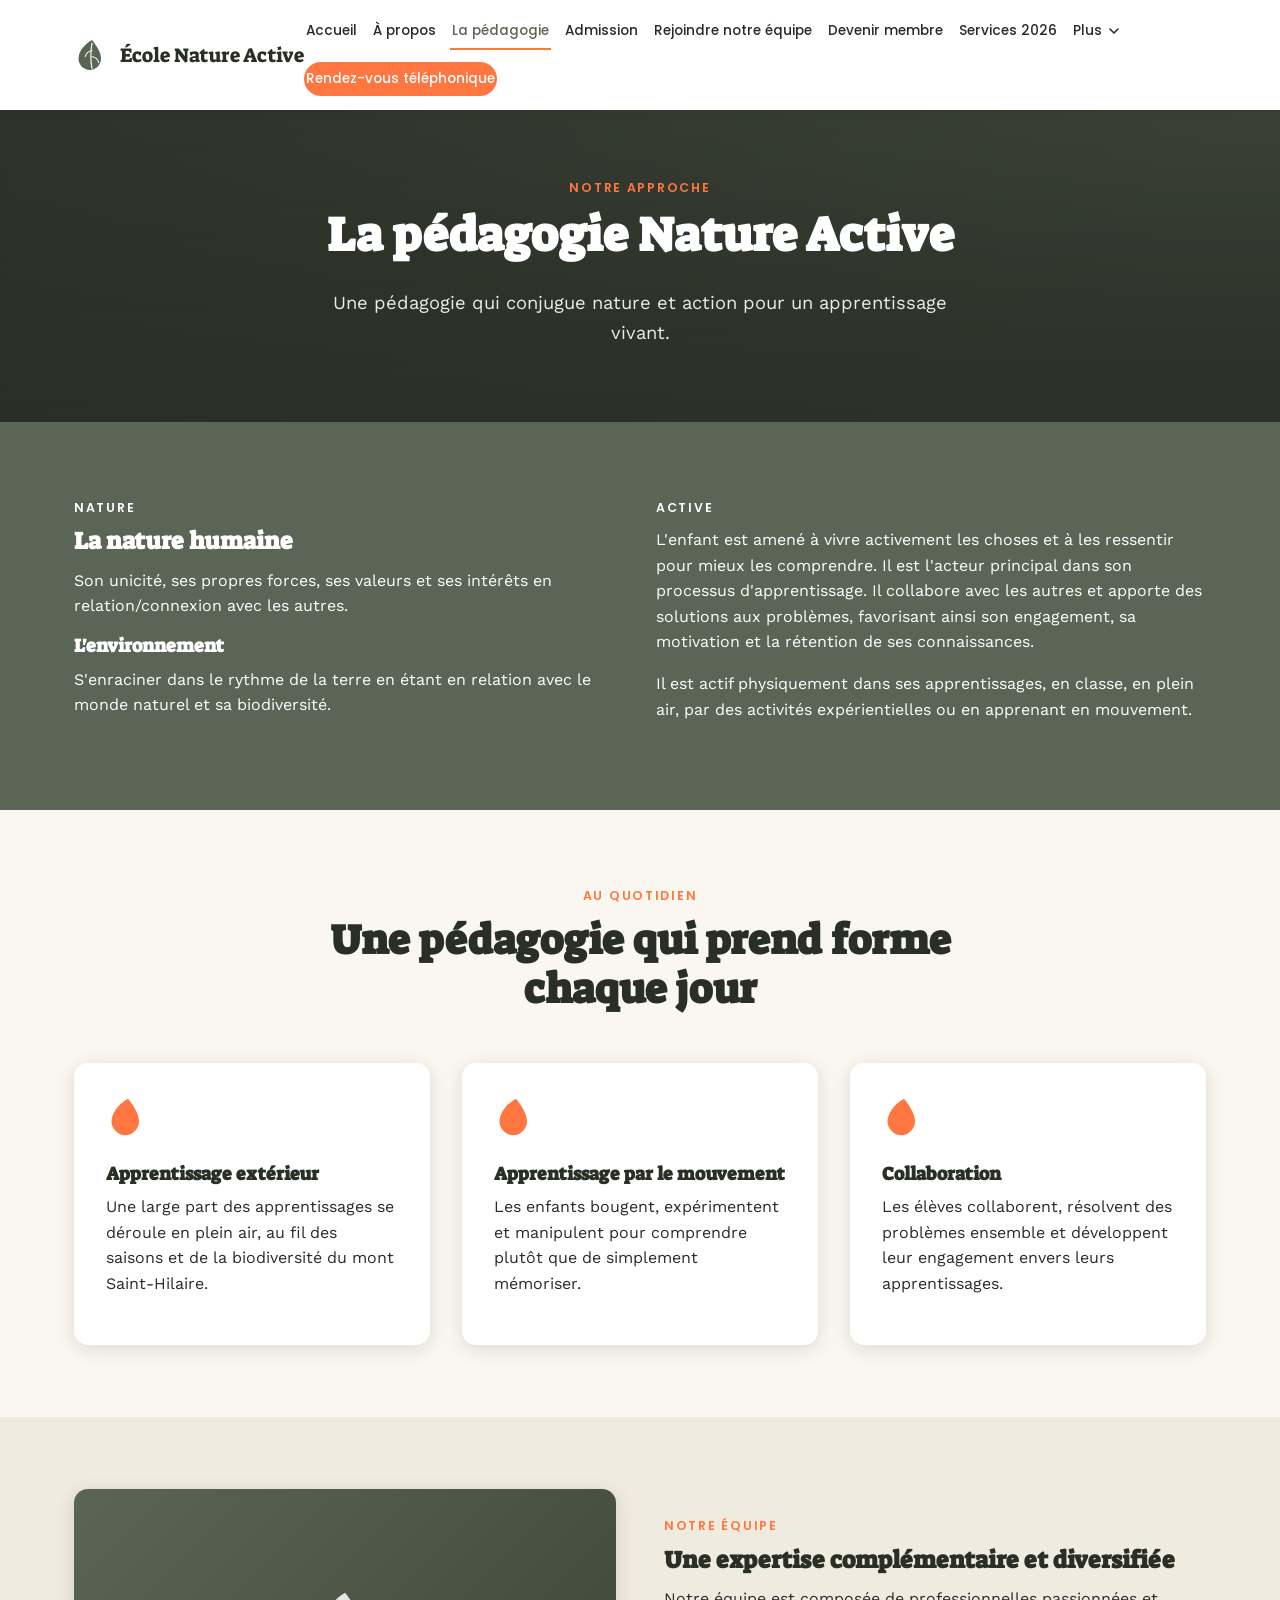
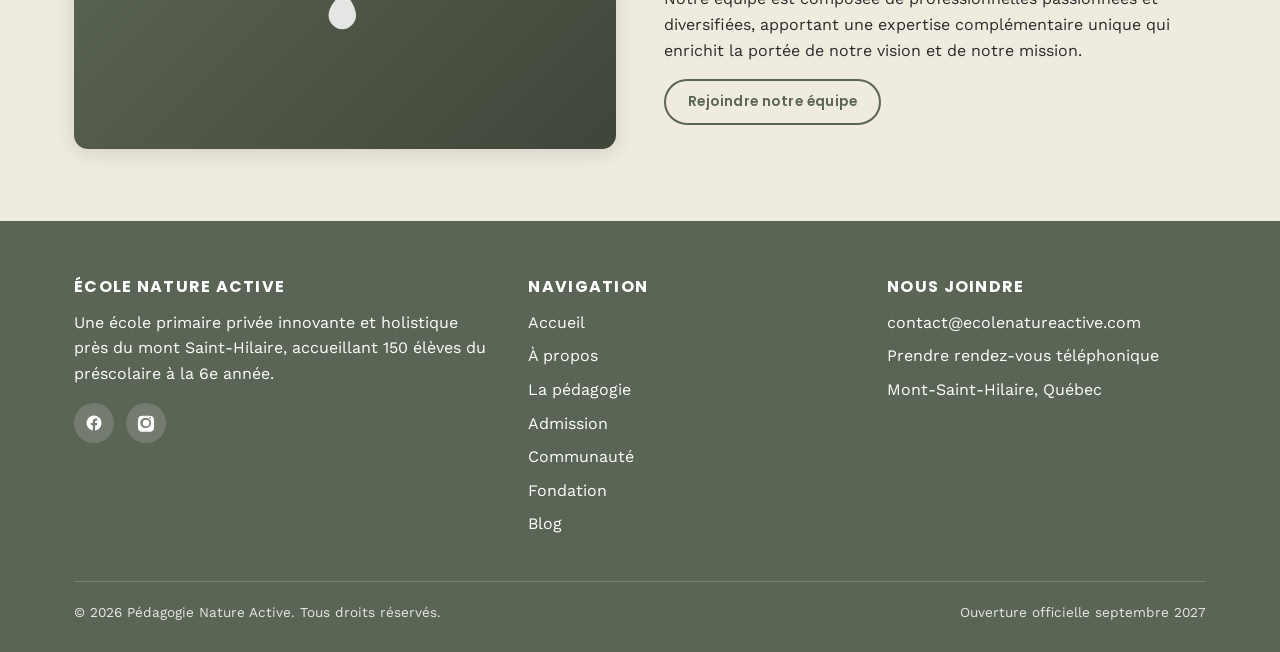
<file: pedagogie.html>
<!DOCTYPE html>
<html lang="fr">
<head>
<meta charset="UTF-8">
<meta name="viewport" content="width=device-width, initial-scale=1.0">
<title>La pédagogie — École Nature Active</title>
<meta name="description" content="La pédagogie NATURE/ACTIVE de l'École Nature Active : apprentissage en plein air, par le mouvement et la collaboration.">
<link rel="icon" type="image/svg+xml" href="assets/favicon.svg">
<link rel="preconnect" href="https://fonts.googleapis.com">
<link rel="preconnect" href="https://fonts.gstatic.com" crossorigin>
<link href="https://fonts.googleapis.com/css2?family=Suez+One&family=Poppins:wght@500;600;700&family=Work+Sans:wght@400;500;600&display=swap" rel="stylesheet">
<link rel="stylesheet" href="css/style.css">
</head>
<body>
  <header class="site-header">
    <nav class="nav">
      <a href="index.html" class="brand"><svg viewBox="0 0 48 48" fill="none" xmlns="http://www.w3.org/2000/svg">
<path d="M24 4C13 10 6 20 6 29c0 8 7 15 15 15s15-7 15-15c0-9-7-19-12-25z" fill="#5b6555"/>
<path d="M24 8c-2 12-2 24 0 34" stroke="#faf7f0" stroke-width="1.6" stroke-linecap="round"/>
<path d="M24 18c-4 1-8 4-9 8M24 26c4 1 8 4 9 8" stroke="#faf7f0" stroke-width="1.4" stroke-linecap="round"/>
</svg>
        École Nature Active</a>
      <button class="nav-toggle" aria-label="Ouvrir le menu" aria-expanded="false">
        <span></span><span></span><span></span>
      </button>
      <div class="nav-links">
        <a href="index.html">Accueil</a>
        <a href="a-propos.html">À propos</a>
        <a href="pedagogie.html" class="active">La pédagogie</a>
        <a href="admission.html">Admission</a>
        <a href="equipe.html">Rejoindre notre équipe</a>
        <a href="devenir-membre.html">Devenir membre</a>
        <a href="services.html">Services 2026</a>
        <div class="nav-more">
          <button class="nav-more-toggle" aria-expanded="false" aria-haspopup="true">Plus <svg class="chevron" viewBox="0 0 12 12" fill="none" xmlns="http://www.w3.org/2000/svg"><path d="M2 4l4 4 4-4" stroke="currentColor" stroke-width="1.6" stroke-linecap="round" stroke-linejoin="round"/></svg></button>
          <div class="nav-more-menu">
          <a href="halte-scolaire.html">Halte scolaire Nature Active</a>
          <a href="journees-pedagogiques.html">Journées pédagogiques</a>
          <a href="communaute.html">Communauté</a>
          <a href="fondation.html">Fondation</a>
          <a href="blog.html">Blog</a>
          <a href="communaute.html#contact-section">Nous joindre</a>
          </div>
        </div>
        <a href="rendez-vous.html" class="nav-cta">Rendez-vous téléphonique</a>
      </div>
    </nav>
  </header>
  <section class="page-hero">
    <div class="container">
      <div class="eyebrow">Notre approche</div>
      <h1>La pédagogie Nature Active</h1>
      <p class="lede lede--center" style="margin-left:auto;margin-right:auto;color:rgba(255,255,255,0.9);">Une pédagogie qui conjugue nature et action pour un apprentissage vivant.</p>
    </div>
  </section>
  <section class="section section--green">
    <div class="container grid grid--2">
      <div>
        <div class="eyebrow" style="color:#fff;">NATURE</div>
        <h2>La nature humaine</h2>
        <p>Son unicité, ses propres forces, ses valeurs et ses intérêts en relation/connexion avec les autres.</p>
        <h3>L'environnement</h3>
        <p>S'enraciner dans le rythme de la terre en étant en relation avec le monde naturel et sa biodiversité.</p>
      </div>
      <div>
        <div class="eyebrow" style="color:#fff;">ACTIVE</div>
        <p>L'enfant est amené à vivre activement les choses et à les ressentir pour mieux les comprendre. Il est l'acteur principal dans son processus d'apprentissage. Il collabore avec les autres et apporte des solutions aux problèmes, favorisant ainsi son engagement, sa motivation et la rétention de ses connaissances.</p>
        <p>Il est actif physiquement dans ses apprentissages, en classe, en plein air, par des activités expérientielles ou en apprenant en mouvement.</p>
      </div>
    </div>
  </section>

  <section class="section">
    <div class="container">
      <div class="text-center" style="max-width:720px;margin:0 auto 48px;">
        <div class="eyebrow">Au quotidien</div>
        <h2 class="section-title">Une pédagogie qui prend forme chaque jour</h2>
      </div>
      <div class="grid grid--3">
        <div class="card"><svg class="icon-leaf" viewBox="0 0 48 48" fill="none" xmlns="http://www.w3.org/2000/svg">
<path d="M24 4C13 10 6 20 6 29c0 8 7 15 15 15s15-7 15-15c0-9-7-19-12-25z" fill="currentColor"/>
</svg><h3>Apprentissage extérieur</h3><p>Une large part des apprentissages se déroule en plein air, au fil des saisons et de la biodiversité du mont Saint-Hilaire.</p></div>
        <div class="card"><svg class="icon-leaf" viewBox="0 0 48 48" fill="none" xmlns="http://www.w3.org/2000/svg">
<path d="M24 4C13 10 6 20 6 29c0 8 7 15 15 15s15-7 15-15c0-9-7-19-12-25z" fill="currentColor"/>
</svg><h3>Apprentissage par le mouvement</h3><p>Les enfants bougent, expérimentent et manipulent pour comprendre plutôt que de simplement mémoriser.</p></div>
        <div class="card"><svg class="icon-leaf" viewBox="0 0 48 48" fill="none" xmlns="http://www.w3.org/2000/svg">
<path d="M24 4C13 10 6 20 6 29c0 8 7 15 15 15s15-7 15-15c0-9-7-19-12-25z" fill="currentColor"/>
</svg><h3>Collaboration</h3><p>Les élèves collaborent, résolvent des problèmes ensemble et développent leur engagement envers leurs apprentissages.</p></div>
      </div>
    </div>
  </section>

  <section class="section section--cream-dark">
    <div class="container feature">
      <div class="feature-media"><svg class="icon-leaf" viewBox="0 0 48 48" fill="none" xmlns="http://www.w3.org/2000/svg">
<path d="M24 4C13 10 6 20 6 29c0 8 7 15 15 15s15-7 15-15c0-9-7-19-12-25z" fill="currentColor"/>
</svg></div>
      <div>
        <div class="eyebrow">Notre équipe</div>
        <h2>Une expertise complémentaire et diversifiée</h2>
        <p>Notre équipe est composée de professionnelles passionnées et diversifiées, apportant une expertise complémentaire unique qui enrichit la portée de notre vision et de notre mission.</p>
        <a href="equipe.html" class="btn btn--outline-dark btn--sm">Rejoindre notre équipe</a>
      </div>
    </div>
  </section>
  <footer class="site-footer" id="contact">
    <div class="container">
      <div class="footer-grid">
        <div>
          <h4>École Nature Active</h4>
          <p>Une école primaire privée innovante et holistique près du mont Saint-Hilaire, accueillant 150 élèves du préscolaire à la 6e année.</p>
          <div class="social-row">
            <a class="social-btn" href="https://www.facebook.com/profile.php?id=61562523346913" target="_blank" rel="noopener" aria-label="Facebook"><svg viewBox="0 0 24 24" fill="currentColor"><path d="M22 12a10 10 0 1 0-11.6 9.9v-7H7.9V12h2.5V9.8c0-2.5 1.5-3.9 3.8-3.9 1.1 0 2.2.2 2.2.2v2.5h-1.3c-1.2 0-1.6.8-1.6 1.6V12h2.8l-.4 2.9h-2.4v7A10 10 0 0 0 22 12z"/></svg></a><a class="social-btn" href="https://www.instagram.com/ecole_nature_active/" target="_blank" rel="noopener" aria-label="Instagram"><svg viewBox="0 0 24 24" fill="currentColor"><path d="M12 2.2c3.2 0 3.6 0 4.9.1 1.2.1 2.1.3 2.6.5.6.3 1.1.6 1.6 1.1.5.5.8 1 1.1 1.6.2.5.4 1.4.5 2.6.1 1.3.1 1.7.1 4.9s0 3.6-.1 4.9c-.1 1.2-.3 2.1-.5 2.6-.3.6-.6 1.1-1.1 1.6-.5.5-1 .8-1.6 1.1-.5.2-1.4.4-2.6.5-1.3.1-1.7.1-4.9.1s-3.6 0-4.9-.1c-1.2-.1-2.1-.3-2.6-.5-.6-.3-1.1-.6-1.6-1.1-.5-.5-.8-1-1.1-1.6-.2-.5-.4-1.4-.5-2.6-.1-1.3-.1-1.7-.1-4.9s0-3.6.1-4.9c.1-1.2.3-2.1.5-2.6.3-.6.6-1.1 1.1-1.6.5-.5 1-.8 1.6-1.1.5-.2 1.4-.4 2.6-.5C8.4 2.2 8.8 2.2 12 2.2zm0 3.15A6.65 6.65 0 1 0 12 18.5a6.65 6.65 0 0 0 0-13.3zm0 2.16a4.49 4.49 0 1 1 0 8.98 4.49 4.49 0 0 1 0-8.98zm5.66-3.36a1.08 1.08 0 1 0 0 2.16 1.08 1.08 0 0 0 0-2.16z"/></svg></a>
          </div>
        </div>
        <div>
          <h4>Navigation</h4>
          <ul>
            <li><a href="index.html">Accueil</a></li>
            <li><a href="a-propos.html">À propos</a></li>
            <li><a href="pedagogie.html">La pédagogie</a></li>
            <li><a href="admission.html">Admission</a></li>
            <li><a href="communaute.html">Communauté</a></li>
            <li><a href="fondation.html">Fondation</a></li>
            <li><a href="blog.html">Blog</a></li>
          </ul>
        </div>
        <div>
          <h4>Nous joindre</h4>
          <ul>
            <li><a href="mailto:contact@ecolenatureactive.com">contact@ecolenatureactive.com</a></li>
            <li><a href="rendez-vous.html">Prendre rendez-vous téléphonique</a></li>
            <li>Mont-Saint-Hilaire, Québec</li>
          </ul>
        </div>
      </div>
      <div class="footer-bottom">
        <span>&copy; <span data-year>2026</span> Pédagogie Nature Active. Tous droits réservés.</span>
        <span>Ouverture officielle septembre 2027</span>
      </div>
    </div>
  </footer>
  <script src="js/main.js"></script>
</body>
</html>
</file>
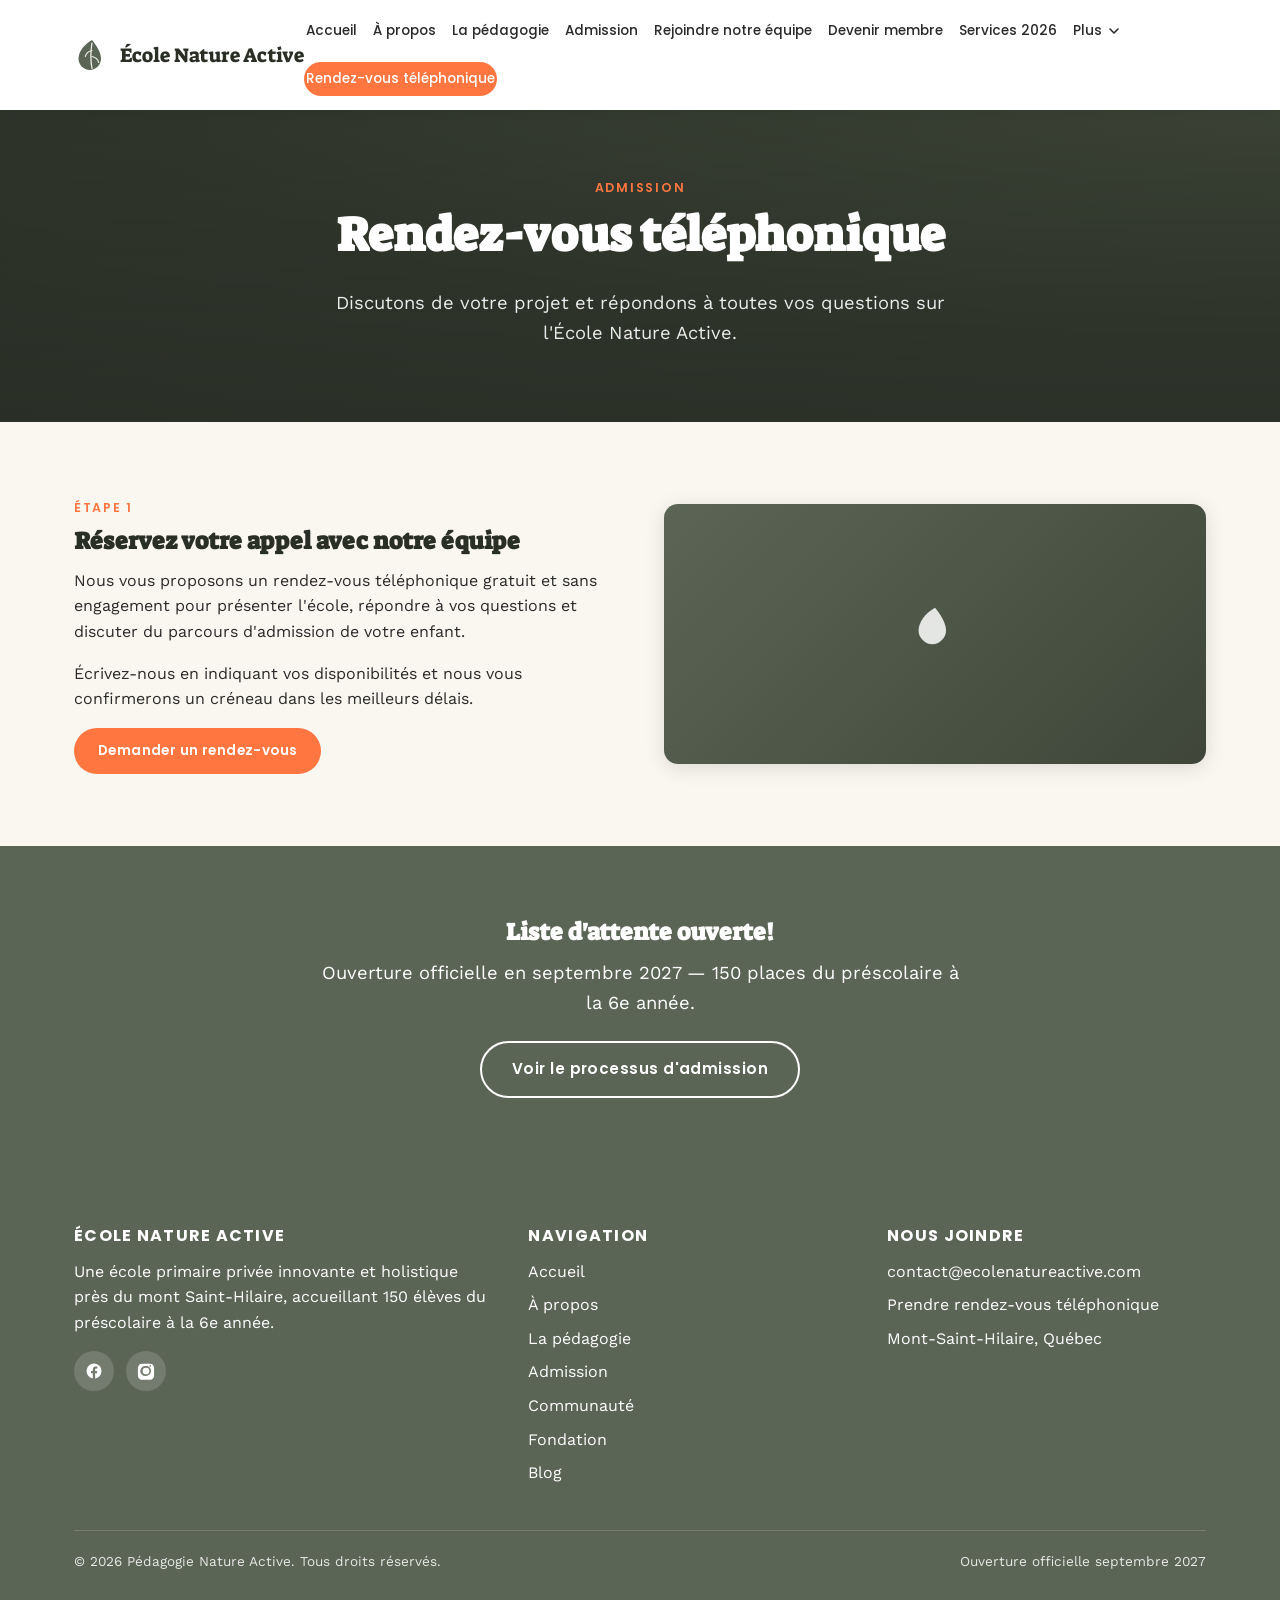
<file: rendez-vous.html>
<!DOCTYPE html>
<html lang="fr">
<head>
<meta charset="UTF-8">
<meta name="viewport" content="width=device-width, initial-scale=1.0">
<title>Rendez-vous téléphonique — École Nature Active</title>
<meta name="description" content="Réservez un rendez-vous téléphonique avec l'équipe de l'École Nature Active pour discuter d'admission.">
<link rel="icon" type="image/svg+xml" href="assets/favicon.svg">
<link rel="preconnect" href="https://fonts.googleapis.com">
<link rel="preconnect" href="https://fonts.gstatic.com" crossorigin>
<link href="https://fonts.googleapis.com/css2?family=Suez+One&family=Poppins:wght@500;600;700&family=Work+Sans:wght@400;500;600&display=swap" rel="stylesheet">
<link rel="stylesheet" href="css/style.css">
</head>
<body>
  <header class="site-header">
    <nav class="nav">
      <a href="index.html" class="brand"><svg viewBox="0 0 48 48" fill="none" xmlns="http://www.w3.org/2000/svg">
<path d="M24 4C13 10 6 20 6 29c0 8 7 15 15 15s15-7 15-15c0-9-7-19-12-25z" fill="#5b6555"/>
<path d="M24 8c-2 12-2 24 0 34" stroke="#faf7f0" stroke-width="1.6" stroke-linecap="round"/>
<path d="M24 18c-4 1-8 4-9 8M24 26c4 1 8 4 9 8" stroke="#faf7f0" stroke-width="1.4" stroke-linecap="round"/>
</svg>
        École Nature Active</a>
      <button class="nav-toggle" aria-label="Ouvrir le menu" aria-expanded="false">
        <span></span><span></span><span></span>
      </button>
      <div class="nav-links">
        <a href="index.html">Accueil</a>
        <a href="a-propos.html">À propos</a>
        <a href="pedagogie.html">La pédagogie</a>
        <a href="admission.html">Admission</a>
        <a href="equipe.html">Rejoindre notre équipe</a>
        <a href="devenir-membre.html">Devenir membre</a>
        <a href="services.html">Services 2026</a>
        <div class="nav-more">
          <button class="nav-more-toggle" aria-expanded="false" aria-haspopup="true">Plus <svg class="chevron" viewBox="0 0 12 12" fill="none" xmlns="http://www.w3.org/2000/svg"><path d="M2 4l4 4 4-4" stroke="currentColor" stroke-width="1.6" stroke-linecap="round" stroke-linejoin="round"/></svg></button>
          <div class="nav-more-menu">
          <a href="halte-scolaire.html">Halte scolaire Nature Active</a>
          <a href="journees-pedagogiques.html">Journées pédagogiques</a>
          <a href="communaute.html">Communauté</a>
          <a href="fondation.html">Fondation</a>
          <a href="blog.html">Blog</a>
          <a href="communaute.html#contact-section">Nous joindre</a>
          </div>
        </div>
        <a href="rendez-vous.html" class="nav-cta">Rendez-vous téléphonique</a>
      </div>
    </nav>
  </header>
  <section class="page-hero">
    <div class="container">
      <div class="eyebrow">Admission</div>
      <h1>Rendez-vous téléphonique</h1>
      <p class="lede lede--center" style="margin-left:auto;margin-right:auto;color:rgba(255,255,255,0.9);">Discutons de votre projet et répondons à toutes vos questions sur l'École Nature Active.</p>
    </div>
  </section>
  <section class="section">
    <div class="container feature">
      <div>
        <div class="eyebrow">Étape 1</div>
        <h2>Réservez votre appel avec notre équipe</h2>
        <p>Nous vous proposons un rendez-vous téléphonique gratuit et sans engagement pour présenter l'école, répondre à vos questions et discuter du parcours d'admission de votre enfant.</p>
        <p>Écrivez-nous en indiquant vos disponibilités et nous vous confirmerons un créneau dans les meilleurs délais.</p>
        <a href="mailto:contact@ecolenatureactive.com?subject=Rendez-vous%20téléphonique" class="btn btn--primary btn--sm">Demander un rendez-vous</a>
      </div>
      <div class="feature-media"><svg class="icon-leaf" viewBox="0 0 48 48" fill="none" xmlns="http://www.w3.org/2000/svg">
<path d="M24 4C13 10 6 20 6 29c0 8 7 15 15 15s15-7 15-15c0-9-7-19-12-25z" fill="currentColor"/>
</svg></div>
    </div>
  </section>

  <section class="section section--green text-center">
    <div class="container">
      <h2>Liste d'attente ouverte!</h2>
      <p class="lede lede--center" style="margin:0 auto 24px;">Ouverture officielle en septembre 2027 — 150 places du préscolaire à la 6e année.</p>
      <a href="admission.html" class="btn btn--outline">Voir le processus d'admission</a>
    </div>
  </section>
  <footer class="site-footer" id="contact">
    <div class="container">
      <div class="footer-grid">
        <div>
          <h4>École Nature Active</h4>
          <p>Une école primaire privée innovante et holistique près du mont Saint-Hilaire, accueillant 150 élèves du préscolaire à la 6e année.</p>
          <div class="social-row">
            <a class="social-btn" href="https://www.facebook.com/profile.php?id=61562523346913" target="_blank" rel="noopener" aria-label="Facebook"><svg viewBox="0 0 24 24" fill="currentColor"><path d="M22 12a10 10 0 1 0-11.6 9.9v-7H7.9V12h2.5V9.8c0-2.5 1.5-3.9 3.8-3.9 1.1 0 2.2.2 2.2.2v2.5h-1.3c-1.2 0-1.6.8-1.6 1.6V12h2.8l-.4 2.9h-2.4v7A10 10 0 0 0 22 12z"/></svg></a><a class="social-btn" href="https://www.instagram.com/ecole_nature_active/" target="_blank" rel="noopener" aria-label="Instagram"><svg viewBox="0 0 24 24" fill="currentColor"><path d="M12 2.2c3.2 0 3.6 0 4.9.1 1.2.1 2.1.3 2.6.5.6.3 1.1.6 1.6 1.1.5.5.8 1 1.1 1.6.2.5.4 1.4.5 2.6.1 1.3.1 1.7.1 4.9s0 3.6-.1 4.9c-.1 1.2-.3 2.1-.5 2.6-.3.6-.6 1.1-1.1 1.6-.5.5-1 .8-1.6 1.1-.5.2-1.4.4-2.6.5-1.3.1-1.7.1-4.9.1s-3.6 0-4.9-.1c-1.2-.1-2.1-.3-2.6-.5-.6-.3-1.1-.6-1.6-1.1-.5-.5-.8-1-1.1-1.6-.2-.5-.4-1.4-.5-2.6-.1-1.3-.1-1.7-.1-4.9s0-3.6.1-4.9c.1-1.2.3-2.1.5-2.6.3-.6.6-1.1 1.1-1.6.5-.5 1-.8 1.6-1.1.5-.2 1.4-.4 2.6-.5C8.4 2.2 8.8 2.2 12 2.2zm0 3.15A6.65 6.65 0 1 0 12 18.5a6.65 6.65 0 0 0 0-13.3zm0 2.16a4.49 4.49 0 1 1 0 8.98 4.49 4.49 0 0 1 0-8.98zm5.66-3.36a1.08 1.08 0 1 0 0 2.16 1.08 1.08 0 0 0 0-2.16z"/></svg></a>
          </div>
        </div>
        <div>
          <h4>Navigation</h4>
          <ul>
            <li><a href="index.html">Accueil</a></li>
            <li><a href="a-propos.html">À propos</a></li>
            <li><a href="pedagogie.html">La pédagogie</a></li>
            <li><a href="admission.html">Admission</a></li>
            <li><a href="communaute.html">Communauté</a></li>
            <li><a href="fondation.html">Fondation</a></li>
            <li><a href="blog.html">Blog</a></li>
          </ul>
        </div>
        <div>
          <h4>Nous joindre</h4>
          <ul>
            <li><a href="mailto:contact@ecolenatureactive.com">contact@ecolenatureactive.com</a></li>
            <li><a href="rendez-vous.html">Prendre rendez-vous téléphonique</a></li>
            <li>Mont-Saint-Hilaire, Québec</li>
          </ul>
        </div>
      </div>
      <div class="footer-bottom">
        <span>&copy; <span data-year>2026</span> Pédagogie Nature Active. Tous droits réservés.</span>
        <span>Ouverture officielle septembre 2027</span>
      </div>
    </div>
  </footer>
  <script src="js/main.js"></script>
</body>
</html>
</file>
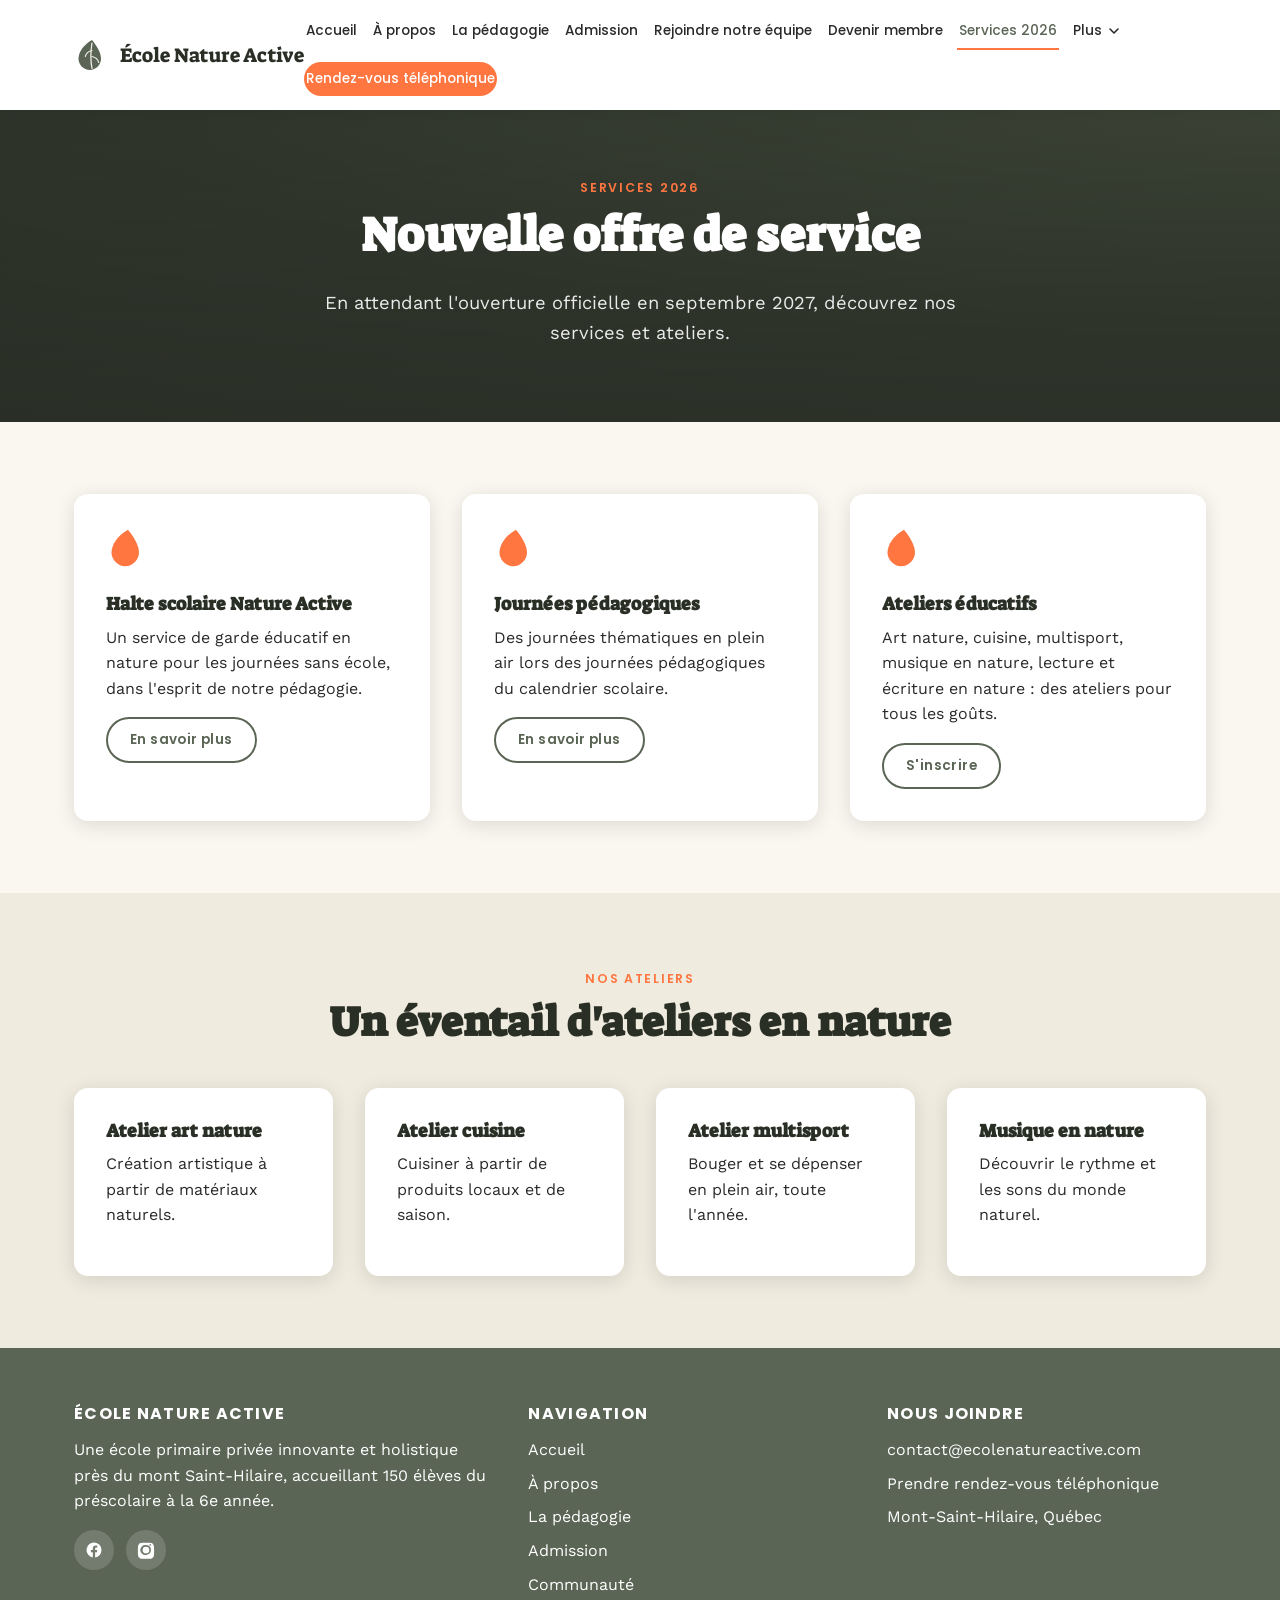
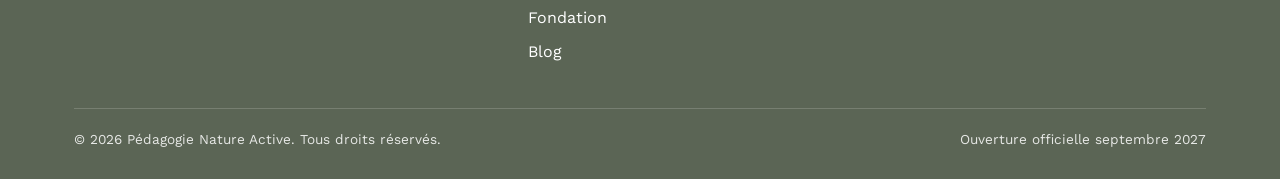
<file: services.html>
<!DOCTYPE html>
<html lang="fr">
<head>
<meta charset="UTF-8">
<meta name="viewport" content="width=device-width, initial-scale=1.0">
<title>Services 2026 — École Nature Active</title>
<meta name="description" content="Halte scolaire, journées pédagogiques et ateliers éducatifs en nature offerts par l'École Nature Active en 2026.">
<link rel="icon" type="image/svg+xml" href="assets/favicon.svg">
<link rel="preconnect" href="https://fonts.googleapis.com">
<link rel="preconnect" href="https://fonts.gstatic.com" crossorigin>
<link href="https://fonts.googleapis.com/css2?family=Suez+One&family=Poppins:wght@500;600;700&family=Work+Sans:wght@400;500;600&display=swap" rel="stylesheet">
<link rel="stylesheet" href="css/style.css">
</head>
<body>
  <header class="site-header">
    <nav class="nav">
      <a href="index.html" class="brand"><svg viewBox="0 0 48 48" fill="none" xmlns="http://www.w3.org/2000/svg">
<path d="M24 4C13 10 6 20 6 29c0 8 7 15 15 15s15-7 15-15c0-9-7-19-12-25z" fill="#5b6555"/>
<path d="M24 8c-2 12-2 24 0 34" stroke="#faf7f0" stroke-width="1.6" stroke-linecap="round"/>
<path d="M24 18c-4 1-8 4-9 8M24 26c4 1 8 4 9 8" stroke="#faf7f0" stroke-width="1.4" stroke-linecap="round"/>
</svg>
        École Nature Active</a>
      <button class="nav-toggle" aria-label="Ouvrir le menu" aria-expanded="false">
        <span></span><span></span><span></span>
      </button>
      <div class="nav-links">
        <a href="index.html">Accueil</a>
        <a href="a-propos.html">À propos</a>
        <a href="pedagogie.html">La pédagogie</a>
        <a href="admission.html">Admission</a>
        <a href="equipe.html">Rejoindre notre équipe</a>
        <a href="devenir-membre.html">Devenir membre</a>
        <a href="services.html" class="active">Services 2026</a>
        <div class="nav-more">
          <button class="nav-more-toggle" aria-expanded="false" aria-haspopup="true">Plus <svg class="chevron" viewBox="0 0 12 12" fill="none" xmlns="http://www.w3.org/2000/svg"><path d="M2 4l4 4 4-4" stroke="currentColor" stroke-width="1.6" stroke-linecap="round" stroke-linejoin="round"/></svg></button>
          <div class="nav-more-menu">
          <a href="halte-scolaire.html">Halte scolaire Nature Active</a>
          <a href="journees-pedagogiques.html">Journées pédagogiques</a>
          <a href="communaute.html">Communauté</a>
          <a href="fondation.html">Fondation</a>
          <a href="blog.html">Blog</a>
          <a href="communaute.html#contact-section">Nous joindre</a>
          </div>
        </div>
        <a href="rendez-vous.html" class="nav-cta">Rendez-vous téléphonique</a>
      </div>
    </nav>
  </header>
  <section class="page-hero">
    <div class="container">
      <div class="eyebrow">Services 2026</div>
      <h1>Nouvelle offre de service</h1>
      <p class="lede lede--center" style="margin-left:auto;margin-right:auto;color:rgba(255,255,255,0.9);">En attendant l'ouverture officielle en septembre 2027, découvrez nos services et ateliers.</p>
    </div>
  </section>
  <section class="section">
    <div class="container">
      <div class="grid grid--3">
        <div class="card">
          <svg class="icon-leaf" viewBox="0 0 48 48" fill="none" xmlns="http://www.w3.org/2000/svg">
<path d="M24 4C13 10 6 20 6 29c0 8 7 15 15 15s15-7 15-15c0-9-7-19-12-25z" fill="currentColor"/>
</svg>
          <h3>Halte scolaire Nature Active</h3>
          <p>Un service de garde éducatif en nature pour les journées sans école, dans l'esprit de notre pédagogie.</p>
          <a href="halte-scolaire.html" class="btn btn--outline-dark btn--sm">En savoir plus</a>
        </div>
        <div class="card">
          <svg class="icon-leaf" viewBox="0 0 48 48" fill="none" xmlns="http://www.w3.org/2000/svg">
<path d="M24 4C13 10 6 20 6 29c0 8 7 15 15 15s15-7 15-15c0-9-7-19-12-25z" fill="currentColor"/>
</svg>
          <h3>Journées pédagogiques</h3>
          <p>Des journées thématiques en plein air lors des journées pédagogiques du calendrier scolaire.</p>
          <a href="journees-pedagogiques.html" class="btn btn--outline-dark btn--sm">En savoir plus</a>
        </div>
        <div class="card">
          <svg class="icon-leaf" viewBox="0 0 48 48" fill="none" xmlns="http://www.w3.org/2000/svg">
<path d="M24 4C13 10 6 20 6 29c0 8 7 15 15 15s15-7 15-15c0-9-7-19-12-25z" fill="currentColor"/>
</svg>
          <h3>Ateliers éducatifs</h3>
          <p>Art nature, cuisine, multisport, musique en nature, lecture et écriture en nature : des ateliers pour tous les goûts.</p>
          <a href="mailto:contact@ecolenatureactive.com?subject=Ateliers%20éducatifs" class="btn btn--outline-dark btn--sm">S'inscrire</a>
        </div>
      </div>
    </div>
  </section>

  <section class="section section--cream-dark">
    <div class="container">
      <div class="text-center" style="max-width:720px;margin:0 auto 40px;">
        <div class="eyebrow">Nos ateliers</div>
        <h2 class="section-title">Un éventail d'ateliers en nature</h2>
      </div>
      <div class="grid grid--4">
        <div class="card"><h3>Atelier art nature</h3><p>Création artistique à partir de matériaux naturels.</p></div>
        <div class="card"><h3>Atelier cuisine</h3><p>Cuisiner à partir de produits locaux et de saison.</p></div>
        <div class="card"><h3>Atelier multisport</h3><p>Bouger et se dépenser en plein air, toute l'année.</p></div>
        <div class="card"><h3>Musique en nature</h3><p>Découvrir le rythme et les sons du monde naturel.</p></div>
      </div>
    </div>
  </section>
  <footer class="site-footer" id="contact">
    <div class="container">
      <div class="footer-grid">
        <div>
          <h4>École Nature Active</h4>
          <p>Une école primaire privée innovante et holistique près du mont Saint-Hilaire, accueillant 150 élèves du préscolaire à la 6e année.</p>
          <div class="social-row">
            <a class="social-btn" href="https://www.facebook.com/profile.php?id=61562523346913" target="_blank" rel="noopener" aria-label="Facebook"><svg viewBox="0 0 24 24" fill="currentColor"><path d="M22 12a10 10 0 1 0-11.6 9.9v-7H7.9V12h2.5V9.8c0-2.5 1.5-3.9 3.8-3.9 1.1 0 2.2.2 2.2.2v2.5h-1.3c-1.2 0-1.6.8-1.6 1.6V12h2.8l-.4 2.9h-2.4v7A10 10 0 0 0 22 12z"/></svg></a><a class="social-btn" href="https://www.instagram.com/ecole_nature_active/" target="_blank" rel="noopener" aria-label="Instagram"><svg viewBox="0 0 24 24" fill="currentColor"><path d="M12 2.2c3.2 0 3.6 0 4.9.1 1.2.1 2.1.3 2.6.5.6.3 1.1.6 1.6 1.1.5.5.8 1 1.1 1.6.2.5.4 1.4.5 2.6.1 1.3.1 1.7.1 4.9s0 3.6-.1 4.9c-.1 1.2-.3 2.1-.5 2.6-.3.6-.6 1.1-1.1 1.6-.5.5-1 .8-1.6 1.1-.5.2-1.4.4-2.6.5-1.3.1-1.7.1-4.9.1s-3.6 0-4.9-.1c-1.2-.1-2.1-.3-2.6-.5-.6-.3-1.1-.6-1.6-1.1-.5-.5-.8-1-1.1-1.6-.2-.5-.4-1.4-.5-2.6-.1-1.3-.1-1.7-.1-4.9s0-3.6.1-4.9c.1-1.2.3-2.1.5-2.6.3-.6.6-1.1 1.1-1.6.5-.5 1-.8 1.6-1.1.5-.2 1.4-.4 2.6-.5C8.4 2.2 8.8 2.2 12 2.2zm0 3.15A6.65 6.65 0 1 0 12 18.5a6.65 6.65 0 0 0 0-13.3zm0 2.16a4.49 4.49 0 1 1 0 8.98 4.49 4.49 0 0 1 0-8.98zm5.66-3.36a1.08 1.08 0 1 0 0 2.16 1.08 1.08 0 0 0 0-2.16z"/></svg></a>
          </div>
        </div>
        <div>
          <h4>Navigation</h4>
          <ul>
            <li><a href="index.html">Accueil</a></li>
            <li><a href="a-propos.html">À propos</a></li>
            <li><a href="pedagogie.html">La pédagogie</a></li>
            <li><a href="admission.html">Admission</a></li>
            <li><a href="communaute.html">Communauté</a></li>
            <li><a href="fondation.html">Fondation</a></li>
            <li><a href="blog.html">Blog</a></li>
          </ul>
        </div>
        <div>
          <h4>Nous joindre</h4>
          <ul>
            <li><a href="mailto:contact@ecolenatureactive.com">contact@ecolenatureactive.com</a></li>
            <li><a href="rendez-vous.html">Prendre rendez-vous téléphonique</a></li>
            <li>Mont-Saint-Hilaire, Québec</li>
          </ul>
        </div>
      </div>
      <div class="footer-bottom">
        <span>&copy; <span data-year>2026</span> Pédagogie Nature Active. Tous droits réservés.</span>
        <span>Ouverture officielle septembre 2027</span>
      </div>
    </div>
  </footer>
  <script src="js/main.js"></script>
</body>
</html>
</file>
<file: css/style.css>
/* =========================================================
   École Nature Active — feuille de style principale
   Thème : vert sauge / orange, inspiré nature, mobile-first
   ========================================================= */

:root {
  --green: #5b6555;
  --green-dark: #3f4639;
  --green-darker: #2a2f26;
  --orange: #ff7640;
  --orange-dark: #e0552f;
  --cream: #faf7f0;
  --cream-dark: #f0ebdf;
  --text-dark: #2a2a2a;
  --text-light: #ffffff;
  --white: #ffffff;
  --shadow: 0 4px 20px rgba(0, 0, 0, 0.12);
  --radius: 14px;
  --max-width: 1180px;
  --font-display: 'Suez One', serif;
  --font-title: 'Poppins', sans-serif;
  --font-body: 'Work Sans', sans-serif;
}

* {
  box-sizing: border-box;
}

html {
  scroll-behavior: smooth;
}

body {
  margin: 0;
  font-family: var(--font-body);
  color: var(--text-dark);
  background: var(--cream);
  line-height: 1.6;
  overflow-x: hidden;
}

img {
  max-width: 100%;
  display: block;
}

a {
  color: inherit;
  text-decoration: none;
}

h1, h2, h3, h4 {
  font-family: var(--font-display);
  line-height: 1.2;
  margin: 0 0 0.5em;
  color: var(--green-darker);
}

p {
  margin: 0 0 1em;
}

.container {
  width: 100%;
  max-width: var(--max-width);
  margin: 0 auto;
  padding: 0 24px;
}

.section {
  padding: 72px 0;
}

.section--tight {
  padding: 48px 0;
}

.section--green {
  background: var(--green);
  color: var(--text-light);
}

.section--green h2,
.section--green h3 {
  color: var(--text-light);
}

.section--dark {
  background: var(--green-darker);
  color: var(--text-light);
}

.section--dark h2,
.section--dark h3 {
  color: var(--text-light);
}

.section--cream-dark {
  background: var(--cream-dark);
}

.eyebrow {
  display: inline-block;
  font-family: var(--font-title);
  font-weight: 600;
  letter-spacing: 0.14em;
  text-transform: uppercase;
  font-size: 0.78rem;
  color: var(--orange);
  margin-bottom: 0.75em;
}

.section-title {
  font-size: clamp(1.8rem, 4vw, 2.6rem);
}

.lede {
  font-size: 1.15rem;
  max-width: 640px;
}

.lede--center {
  margin-left: auto;
  margin-right: auto;
  text-align: center;
}

/* ---------- Buttons ---------- */

.btn {
  display: inline-flex;
  align-items: center;
  gap: 8px;
  font-family: var(--font-title);
  font-weight: 600;
  letter-spacing: 0.03em;
  padding: 14px 30px;
  border-radius: 999px;
  border: 2px solid transparent;
  cursor: pointer;
  transition: transform 0.2s ease, background-color 0.2s ease, border-color 0.2s ease, color 0.2s ease;
  font-size: 0.95rem;
}

.btn:hover {
  transform: translateY(-2px);
}

.btn--primary {
  background: var(--orange);
  color: var(--white);
}

.btn--primary:hover {
  background: var(--orange-dark);
}

.btn--outline {
  background: transparent;
  border-color: currentColor;
  color: inherit;
}

.btn--outline:hover {
  background: rgba(255, 255, 255, 0.15);
}

.btn--outline-dark {
  background: transparent;
  border-color: var(--green);
  color: var(--green);
}

.btn--outline-dark:hover {
  background: var(--green);
  color: var(--white);
}

.btn--sm {
  padding: 10px 22px;
  font-size: 0.85rem;
}

/* ---------- Header / Nav ---------- */

.site-header {
  position: sticky;
  top: 0;
  z-index: 100;
  background: var(--white);
  box-shadow: 0 2px 12px rgba(0, 0, 0, 0.06);
}

.nav {
  display: flex;
  align-items: center;
  justify-content: space-between;
  padding: 14px 24px;
  max-width: var(--max-width);
  margin: 0 auto;
}

.brand {
  display: flex;
  align-items: center;
  gap: 10px;
  font-family: var(--font-display);
  font-size: 1.25rem;
  color: var(--green-darker);
  flex: 0 0 auto;
  white-space: nowrap;
}

.brand svg {
  width: 36px;
  height: 36px;
  flex-shrink: 0;
}

.nav-toggle {
  display: none;
  flex-direction: column;
  gap: 5px;
  background: none;
  border: none;
  cursor: pointer;
  padding: 8px;
}

.nav-toggle span {
  width: 26px;
  height: 3px;
  background: var(--green-darker);
  border-radius: 2px;
}

.nav-links {
  display: flex;
  align-items: center;
  gap: 12px;
  flex-wrap: wrap;
}

.nav-links a {
  font-family: var(--font-title);
  font-size: 0.85rem;
  font-weight: 500;
  color: var(--text-dark);
  padding: 6px 2px;
  border-bottom: 2px solid transparent;
  transition: color 0.2s ease, border-color 0.2s ease;
  white-space: nowrap;
}

.nav-links a:hover,
.nav-links a.active {
  color: var(--green);
  border-color: var(--orange);
}

.nav-cta {
  background: var(--orange);
  color: var(--white) !important;
  padding: 9px 20px;
  border-radius: 999px;
  border-bottom: none !important;
}

.nav-cta:hover {
  background: var(--orange-dark);
  color: var(--white) !important;
}

/* ---------- Nav "Plus" dropdown ---------- */

.nav-more {
  position: relative;
}

.nav-more-toggle {
  display: inline-flex;
  align-items: center;
  gap: 6px;
  font-family: var(--font-title);
  font-size: 0.85rem;
  font-weight: 500;
  color: var(--text-dark);
  background: none;
  border: none;
  cursor: pointer;
  padding: 6px 2px;
  border-bottom: 2px solid transparent;
  transition: color 0.2s ease, border-color 0.2s ease;
}

.nav-more-toggle:hover,
.nav-more-toggle.active,
.nav-more.open .nav-more-toggle {
  color: var(--green);
  border-color: var(--orange);
}

.nav-more-toggle .chevron {
  width: 12px;
  height: 12px;
  transition: transform 0.2s ease;
}

.nav-more.open .nav-more-toggle .chevron {
  transform: rotate(180deg);
}

.nav-more-menu {
  position: absolute;
  top: calc(100% + 10px);
  right: 0;
  background: var(--white);
  box-shadow: var(--shadow);
  border-radius: 12px;
  padding: 8px;
  min-width: 230px;
  flex-direction: column;
  gap: 2px;
  display: none;
  z-index: 200;
}

.nav-more.open .nav-more-menu {
  display: flex;
}

.nav-more-menu a {
  padding: 10px 14px;
  border-radius: 8px;
  border-bottom: none;
  white-space: nowrap;
}

.nav-more-menu a:hover,
.nav-more-menu a.active {
  background: var(--cream-dark);
  color: var(--green);
  border-color: transparent;
}

@media (max-width: 1180px) {
  .nav-toggle {
    display: flex;
  }

  .nav-more {
    width: 100%;
  }

  .nav-more-toggle {
    display: none;
  }

  .nav-more-menu {
    position: static;
    display: flex;
    box-shadow: none;
    border-radius: 0;
    padding: 0;
    min-width: 0;
    background: transparent;
    gap: 0;
  }

  .nav-more-menu a {
    padding: 10px 0;
    border-radius: 0;
    border-bottom: 1px solid var(--cream-dark);
  }

  .nav-links {
    position: absolute;
    top: 100%;
    left: 0;
    right: 0;
    background: var(--white);
    flex-direction: column;
    align-items: flex-start;
    gap: 4px;
    padding: 12px 24px 20px;
    box-shadow: var(--shadow);
    display: none;
  }

  .nav-links.open {
    display: flex;
  }

  .nav-links a {
    width: 100%;
    padding: 10px 0;
    border-bottom: 1px solid var(--cream-dark);
  }

  .nav-cta {
    margin-top: 8px;
    text-align: center;
  }
}

/* ---------- Hero ---------- */

.hero {
  position: relative;
  background: linear-gradient(180deg, rgba(42, 47, 38, 0.72), rgba(42, 47, 38, 0.85)),
    radial-gradient(ellipse at top left, #6d7a5f 0%, #3f4639 55%, #2a2f26 100%);
  color: var(--text-light);
  padding: 90px 0 70px;
  overflow: hidden;
}

.hero::after {
  content: "";
  position: absolute;
  inset: 0;
  background-image: url("data:image/svg+xml,%3Csvg xmlns='http://www.w3.org/2000/svg' viewBox='0 0 1200 220' preserveAspectRatio='none'%3E%3Cpath d='M0 220 L0 140 C100 90 180 170 260 120 C340 70 420 150 500 110 C580 70 660 160 740 120 C820 80 900 150 980 110 C1060 70 1140 140 1200 120 L1200 220 Z' fill='%232a2f26' fill-opacity='0.6'/%3E%3C/svg%3E");
  background-size: cover;
  background-position: bottom;
  bottom: 0;
  pointer-events: none;
}

.hero-inner {
  position: relative;
  z-index: 1;
  text-align: center;
  max-width: 780px;
  margin: 0 auto;
}

.hero h1 {
  color: var(--text-light);
  font-size: clamp(2.4rem, 6vw, 4rem);
  margin-bottom: 0.3em;
}

.hero .hero-tagline {
  font-family: var(--font-title);
  font-weight: 600;
  font-size: clamp(1.2rem, 3vw, 1.7rem);
  margin-bottom: 0.6em;
}

.hero .hero-tagline em {
  font-style: normal;
  color: var(--orange);
}

.hero-badge {
  display: inline-block;
  font-family: var(--font-title);
  font-weight: 600;
  font-size: 0.95rem;
  background: rgba(255, 255, 255, 0.12);
  border: 1px solid rgba(255, 255, 255, 0.35);
  padding: 8px 20px;
  border-radius: 999px;
  margin-bottom: 1.6em;
}

.hero-actions {
  display: flex;
  gap: 16px;
  justify-content: center;
  flex-wrap: wrap;
  margin-top: 1.5em;
}

/* ---------- Cards / grids ---------- */

.grid {
  display: grid;
  gap: 32px;
}

.grid--2 {
  grid-template-columns: repeat(2, 1fr);
}

.grid--3 {
  grid-template-columns: repeat(3, 1fr);
}

.grid--4 {
  grid-template-columns: repeat(4, 1fr);
}

@media (max-width: 900px) {
  .grid--2,
  .grid--3,
  .grid--4 {
    grid-template-columns: 1fr;
  }
}

.card {
  background: var(--white);
  border-radius: var(--radius);
  padding: 32px;
  box-shadow: var(--shadow);
}

.card h3 {
  font-size: 1.15rem;
}

.icon-leaf {
  width: 44px;
  height: 44px;
  margin-bottom: 16px;
  color: var(--orange);
}

/* ---------- Two-column feature ---------- */

.feature {
  display: grid;
  grid-template-columns: 1fr 1fr;
  gap: 48px;
  align-items: center;
}

@media (max-width: 900px) {
  .feature {
    grid-template-columns: 1fr;
  }
}

.feature-media {
  border-radius: var(--radius);
  overflow: hidden;
  box-shadow: var(--shadow);
  min-height: 260px;
  background: linear-gradient(135deg, var(--green) 0%, var(--green-dark) 100%);
  display: flex;
  align-items: center;
  justify-content: center;
}

.feature-media svg {
  width: 55%;
  color: rgba(255, 255, 255, 0.85);
}

/* ---------- Quote block ---------- */

.quote-block {
  text-align: center;
  max-width: 760px;
  margin: 0 auto;
}

.quote-block blockquote {
  font-family: var(--font-display);
  font-size: clamp(1.2rem, 3vw, 1.6rem);
  margin: 0 0 1em;
}

/* ---------- Forms ---------- */

.form-box {
  background: var(--white);
  border-radius: var(--radius);
  padding: 32px;
  box-shadow: var(--shadow);
}

.form-row {
  display: flex;
  gap: 12px;
  flex-wrap: wrap;
}

.form-row input[type="email"],
.form-row input[type="text"],
.form-row input[type="tel"],
textarea {
  flex: 1 1 240px;
  padding: 13px 16px;
  border-radius: 10px;
  border: 2px solid var(--cream-dark);
  font-family: var(--font-body);
  font-size: 1rem;
}

textarea {
  width: 100%;
  min-height: 130px;
  resize: vertical;
}

.checkbox-row {
  display: flex;
  align-items: center;
  gap: 8px;
  margin: 14px 0;
  font-size: 0.92rem;
}

/* ---------- Timeline / steps ---------- */

.steps {
  display: grid;
  grid-template-columns: repeat(4, 1fr);
  gap: 24px;
  counter-reset: step;
}

@media (max-width: 900px) {
  .steps {
    grid-template-columns: 1fr;
  }
}

.step {
  position: relative;
  padding-top: 46px;
}

.step::before {
  counter-increment: step;
  content: counter(step);
  position: absolute;
  top: 0;
  left: 0;
  width: 36px;
  height: 36px;
  border-radius: 50%;
  background: var(--orange);
  color: var(--white);
  font-family: var(--font-title);
  font-weight: 700;
  display: flex;
  align-items: center;
  justify-content: center;
}

/* ---------- Team ---------- */

.team-grid {
  display: grid;
  grid-template-columns: repeat(3, 1fr);
  gap: 28px;
}

@media (max-width: 900px) {
  .team-grid {
    grid-template-columns: repeat(2, 1fr);
  }
}

@media (max-width: 560px) {
  .team-grid {
    grid-template-columns: 1fr;
  }
}

.team-card {
  text-align: center;
}

.team-avatar {
  width: 100px;
  height: 100px;
  border-radius: 50%;
  margin: 0 auto 14px;
  background: linear-gradient(135deg, var(--green) 0%, var(--orange) 130%);
  display: flex;
  align-items: center;
  justify-content: center;
  color: var(--white);
  font-family: var(--font-title);
  font-weight: 700;
  font-size: 1.4rem;
}

/* ---------- Footer ---------- */

.site-footer {
  background: var(--green);
  color: var(--text-light);
  padding: 56px 0 28px;
}

.footer-grid {
  display: grid;
  grid-template-columns: 1.3fr 1fr 1fr;
  gap: 40px;
  margin-bottom: 36px;
}

@media (max-width: 800px) {
  .footer-grid {
    grid-template-columns: 1fr;
  }
}

.footer-grid h4 {
  color: var(--text-light);
  font-family: var(--font-title);
  font-size: 1rem;
  text-transform: uppercase;
  letter-spacing: 0.08em;
  margin-bottom: 14px;
}

.footer-grid ul {
  list-style: none;
  margin: 0;
  padding: 0;
}

.footer-grid li {
  margin-bottom: 8px;
}

.footer-grid a:hover {
  text-decoration: underline;
}

.social-row {
  display: flex;
  gap: 12px;
  margin-top: 14px;
}

.social-btn {
  display: inline-flex;
  align-items: center;
  justify-content: center;
  width: 40px;
  height: 40px;
  border-radius: 50%;
  background: rgba(255, 255, 255, 0.15);
  transition: background 0.2s ease;
}

.social-btn:hover {
  background: var(--orange);
}

.social-btn svg {
  width: 18px;
  height: 18px;
}

.footer-bottom {
  border-top: 1px solid rgba(255, 255, 255, 0.2);
  padding-top: 20px;
  display: flex;
  justify-content: space-between;
  flex-wrap: wrap;
  gap: 10px;
  font-size: 0.85rem;
  opacity: 0.85;
}

/* ---------- Page hero (secondary pages) ---------- */

.page-hero {
  background: linear-gradient(180deg, rgba(42, 47, 38, 0.75), rgba(42, 47, 38, 0.88)),
    radial-gradient(ellipse at top right, #6d7a5f 0%, #3f4639 60%, #2a2f26 100%);
  color: var(--text-light);
  padding: 64px 0 56px;
  text-align: center;
}

.page-hero h1 {
  color: var(--text-light);
  font-size: clamp(2rem, 5vw, 3rem);
}

.breadcrumb {
  font-family: var(--font-title);
  font-size: 0.85rem;
  opacity: 0.8;
  margin-bottom: 0.6em;
}

/* ---------- Utility ---------- */

.text-center {
  text-align: center;
}

.mt-0 { margin-top: 0; }
.mb-0 { margin-bottom: 0; }

.divider-shape {
  height: 40px;
  background: var(--cream);
}
</file>
